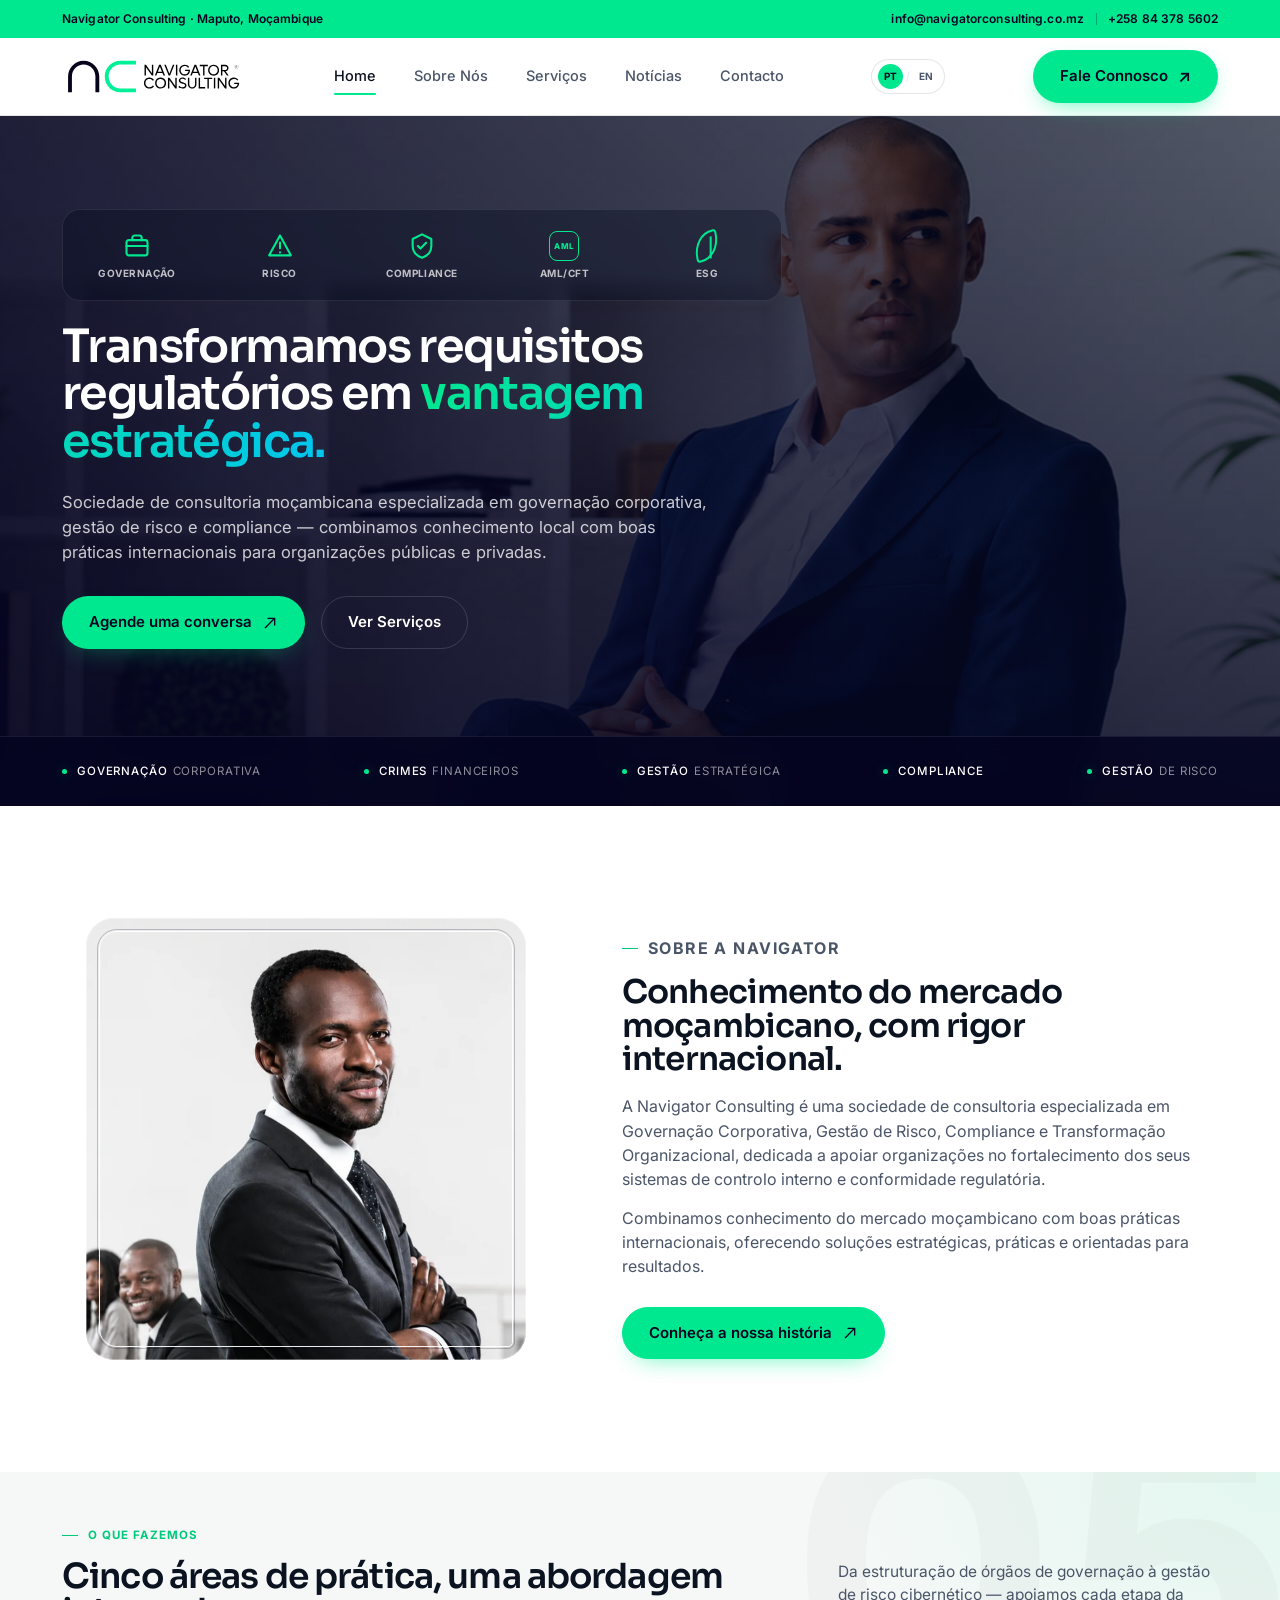
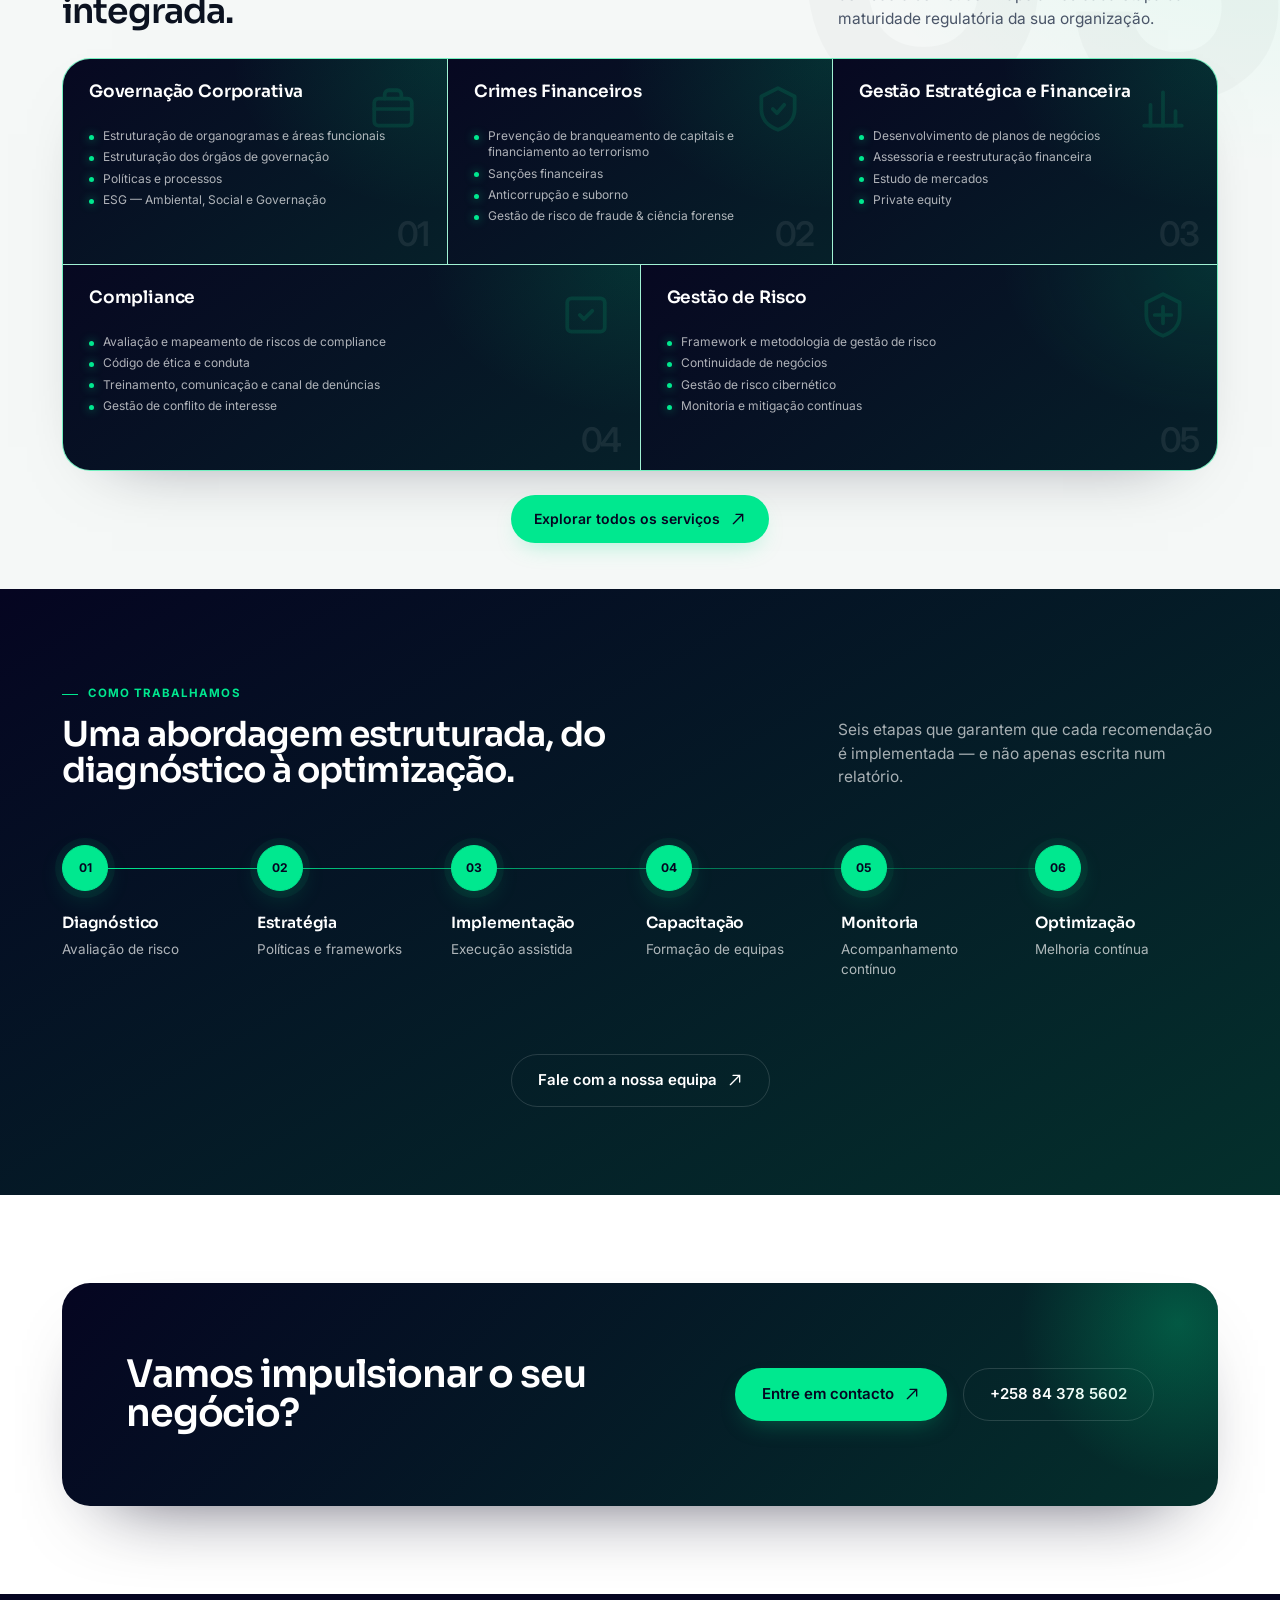
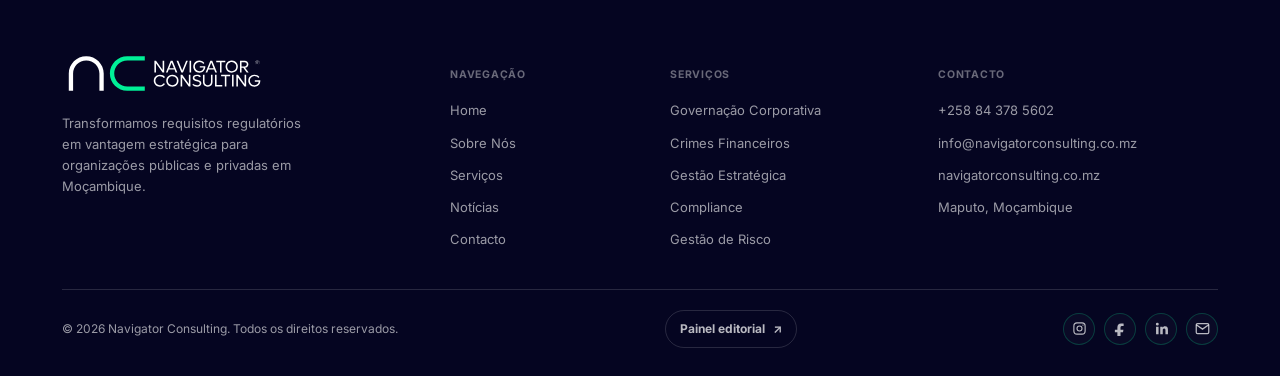
<file: index.html>
<!doctype html>
<html lang="pt-MZ">
<head>
<meta charset="UTF-8">
<meta name="viewport" content="width=device-width, initial-scale=1.0">
<title>Navigator Consulting | Governação, Risco &amp; Compliance em Moçambique</title>
<meta name="description" content="A Navigator Consulting apoia organizações públicas e privadas moçambicanas a fortalecer a governação corporativa, gestão de risco, compliance, AML e ESG. Transformamos requisitos regulatórios em vantagem estratégica.">
<link rel="canonical" href="https://salesio.github.io/navigator-consulting/">
<meta property="og:type" content="website">
<meta property="og:site_name" content="Navigator Consulting">
<meta property="og:locale" content="pt_MZ">
<meta property="og:title" content="Navigator Consulting | Governação, Risco &amp; Compliance">
<meta property="og:description" content="Transformamos requisitos regulatórios em vantagem estratégica para organizações públicas e privadas em Moçambique.">
<meta property="og:url" content="https://salesio.github.io/navigator-consulting/">
<meta property="og:image" content="https://salesio.github.io/navigator-consulting/images/hero.png?v=20260819-2">
<meta property="og:image:secure_url" content="https://salesio.github.io/navigator-consulting/images/hero.png?v=20260819-2">
<meta property="og:image:type" content="image/png">
<meta property="og:image:width" content="1860">
<meta property="og:image:height" content="783">
<meta property="og:image:alt" content="Navigator Consulting — Governação, Risco e Compliance">
<meta name="twitter:card" content="summary_large_image">
<meta name="twitter:title" content="Navigator Consulting | Governação, Risco &amp; Compliance">
<meta name="twitter:description" content="Transformamos requisitos regulatórios em vantagem estratégica.">
<meta name="twitter:image" content="https://salesio.github.io/navigator-consulting/images/hero.png?v=20260819-2">
<link rel="icon" href="images/Logo%20SVG/NC%20Icone.svg" type="image/svg+xml">
<link rel="preconnect" href="https://fonts.googleapis.com">
<link rel="preconnect" href="https://fonts.gstatic.com" crossorigin>
<link href="https://fonts.googleapis.com/css2?family=Sora:wght@500;600;700;800&family=Inter:wght@400;500;600;700&display=swap" rel="stylesheet">
<link rel="stylesheet" href="css/style.css?v=20260819-1">
</head>
<body>

<header class="site-header">
  <div class="contact-ribbon">
    <div class="wrap contact-ribbon__inner">
      <span>Navigator Consulting · Maputo, Moçambique</span>
      <div><a href="mailto:info@navigatorconsulting.co.mz">info@navigatorconsulting.co.mz</a><a href="tel:+258843785602">+258 84 378 5602</a></div>
    </div>
  </div>
  <div class="wrap nav">
    <a href="index.html" class="brand">
      <img src="images/Logo%20SVG/NC%20LG%20HORIZONTAL.svg" alt="Navigator Consulting">
    </a>
    <nav class="nav-links" id="navLinks">
      <a href="index.html" class="active">Home</a>
      <a href="sobre.html">Sobre Nós</a>
      <a href="servicos.html">Serviços</a>
      <a href="noticias.html">Notícias</a>
      <a href="contacto.html">Contacto</a>
      <a href="https://wa.me/258843785602?text=Ol%C3%A1%20Navigator%20Consulting%2C%20gostaria%20de%20falar%20convosco." class="mobile-whatsapp" target="_blank" rel="noopener noreferrer">Fale Connosco no WhatsApp <span>↗</span></a>
    </nav>
    <div class="language-switch" role="group" aria-label="Idioma">
      <button type="button" data-language="pt" aria-pressed="true">PT</button><span>/</span><button type="button" data-language="en" aria-pressed="false">EN</button>
    </div>
    <div class="nav-cta">
      <a href="https://wa.me/258843785602?text=Ol%C3%A1%20Navigator%20Consulting%2C%20gostaria%20de%20falar%20convosco." class="btn btn-whatsapp" target="_blank" rel="noopener noreferrer">Fale Connosco</a>
      <button class="nav-toggle" id="navToggle" aria-label="Abrir menu" aria-expanded="false" aria-controls="navLinks">
        <span></span><span></span><span></span>
      </button>
    </div>
  </div>
</header>

<!-- ============ HERO ============ -->
<section class="hero home-hero">
  <div class="hero-visual home-hero-media">
    <img src="images/hero.png" alt="Consultor da Navigator Consulting" width="1860" height="783" fetchpriority="high">
  </div>
  <div class="hero-arc" aria-hidden="true"></div>
  <div class="wrap">
    <div class="hero-grid">
      <div class="hero-copy">
        <nav class="hero-expertise" aria-label="Áreas de especialidade">
          <a class="hero-expertise__item" href="servicos.html#governacao">
            <span class="hero-expertise__icon" aria-hidden="true">
              <svg viewBox="0 0 24 24" fill="none" stroke="currentColor" stroke-width="1.8" stroke-linecap="round" stroke-linejoin="round"><rect x="3" y="7" width="18" height="13" rx="2"/><path d="M8 7V5a2 2 0 0 1 2-2h4a2 2 0 0 1 2 2v2M3 12h18"/></svg>
            </span>
            <span>Governação</span>
          </a>
          <a class="hero-expertise__item" href="servicos.html#risco">
            <span class="hero-expertise__icon" aria-hidden="true">
              <svg viewBox="0 0 24 24" fill="none" stroke="currentColor" stroke-width="1.8" stroke-linecap="round" stroke-linejoin="round"><path d="M12 3 2.7 20h18.6L12 3Z"/><path d="M12 9v5M12 17.5h.01"/></svg>
            </span>
            <span>Risco</span>
          </a>
          <a class="hero-expertise__item" href="servicos.html#compliance">
            <span class="hero-expertise__icon" aria-hidden="true">
              <svg viewBox="0 0 24 24" fill="none" stroke="currentColor" stroke-width="1.8" stroke-linecap="round" stroke-linejoin="round"><path d="M12 2l8 4v6c0 5-3.4 8.4-8 10-4.6-1.6-8-5-8-10V6l8-4z"/><path d="m8.5 12 2.2 2.2 4.8-5"/></svg>
            </span>
            <span>Compliance</span>
          </a>
          <a class="hero-expertise__item" href="servicos.html#crimes">
            <span class="hero-expertise__icon hero-expertise__icon--text" aria-hidden="true">AML</span>
            <span>AML/CFT</span>
          </a>
          <a class="hero-expertise__item" href="servicos.html#governacao">
            <span class="hero-expertise__icon hero-expertise__icon--leaf" aria-hidden="true"><i></i></span>
            <span>ESG</span>
          </a>
        </nav>
        <h1>Transformamos requisitos regulatórios em <em>vantagem estratégica.</em></h1>
        <p>Sociedade de consultoria moçambicana especializada em governação corporativa, gestão de risco e compliance — combinamos conhecimento local com boas práticas internacionais para organizações públicas e privadas.</p>
        <div class="hero-actions">
          <a href="contacto.html" class="btn btn-primary">
            Agende uma conversa
            <svg viewBox="0 0 24 24" fill="none" stroke="currentColor" stroke-width="2" stroke-linecap="round"><path d="M5 19L19 5M19 5H9M19 5V15"/></svg>
          </a>
          <a href="servicos.html" class="btn btn-ghost on-dark">Ver Serviços</a>
        </div>
      </div>
    </div>
  </div>
  <div class="pillars-strip">
    <div class="wrap">
      <div class="pillars-row">
        <span><b>Governação</b> Corporativa</span>
        <span><b>Crimes</b> Financeiros</span>
        <span><b>Gestão</b> Estratégica</span>
        <span><b>Compliance</b></span>
        <span><b>Gestão</b> de Risco</span>
      </div>
    </div>
  </div>
</section>

<!-- ============ SOBRE preview ============ -->
<section class="home-about">
  <div class="wrap">
    <div class="split" data-reveal>
      <div class="split-media portrait-frame">
        <img class="portrait-crop" src="images/about-team-cropped.webp" alt="Consultor da Navigator Consulting com a sua equipa" width="755" height="932" loading="lazy">
      </div>
      <div class="split-body">
        <p class="eyebrow">Sobre a Navigator</p>
        <h2 class="section-title">Conhecimento do mercado moçambicano, com rigor internacional.</h2>
        <p>A Navigator Consulting é uma sociedade de consultoria especializada em Governação Corporativa, Gestão de Risco, Compliance e Transformação Organizacional, dedicada a apoiar organizações no fortalecimento dos seus sistemas de controlo interno e conformidade regulatória.</p>
        <p>Combinamos conhecimento do mercado moçambicano com boas práticas internacionais, oferecendo soluções estratégicas, práticas e orientadas para resultados.</p>
        <a href="sobre.html" class="btn btn-ghost content-cta">
          Conheça a nossa história
          <svg viewBox="0 0 24 24" fill="none" stroke="currentColor" stroke-width="2" stroke-linecap="round"><path d="M5 19L19 5M19 5H9M19 5V15"/></svg>
        </a>
      </div>
    </div>
  </div>
</section>

<!-- ============ SERVIÇOS preview ============ -->
<section class="section-mist practice-section">
  <div class="wrap">
    <div class="section-head" data-reveal>
      <div>
        <p class="eyebrow">O que fazemos</p>
        <h2>Cinco áreas de prática, uma abordagem integrada.</h2>
      </div>
      <p class="lede">Da estruturação de órgãos de governação à gestão de risco cibernético — apoiamos cada etapa da maturidade regulatória da sua organização.</p>
    </div>

    <div class="services-grid" data-reveal>
      <div class="service-card">
        <div class="ic">
          <svg viewBox="0 0 24 24" fill="none" stroke="currentColor" stroke-width="1.8" stroke-linecap="round" stroke-linejoin="round" width="24" height="24"><rect x="3" y="7" width="18" height="13" rx="2"/><path d="M8 7V5a2 2 0 0 1 2-2h4a2 2 0 0 1 2 2v2"/><path d="M3 12h18"/></svg>
        </div>
        <h3>Governação Corporativa</h3>
        <ul>
          <li>Estruturação de organogramas e áreas funcionais</li>
          <li>Estruturação dos órgãos de governação</li>
          <li>Políticas e processos</li>
          <li>ESG — Ambiental, Social e Governação</li>
        </ul>
      </div>

      <div class="service-card">
        <div class="ic">
          <svg viewBox="0 0 24 24" fill="none" stroke="currentColor" stroke-width="1.8" stroke-linecap="round" stroke-linejoin="round" width="24" height="24"><path d="M12 2l8 4v6c0 5-3.4 8.4-8 10-4.6-1.6-8-5-8-10V6l8-4z"/><path d="M9.5 12l2 2 3.5-4"/></svg>
        </div>
        <h3>Crimes Financeiros</h3>
        <ul>
          <li>Prevenção de branqueamento de capitais e financiamento ao terrorismo</li>
          <li>Sanções financeiras</li>
          <li>Anticorrupção e suborno</li>
          <li>Gestão de risco de fraude &amp; ciência forense</li>
        </ul>
      </div>

      <div class="service-card">
        <div class="ic">
          <svg viewBox="0 0 24 24" fill="none" stroke="currentColor" stroke-width="1.8" stroke-linecap="round" stroke-linejoin="round" width="24" height="24"><path d="M3 20h18"/><path d="M6 20V10M12 20V4M18 20v-7"/></svg>
        </div>
        <h3>Gestão Estratégica e Financeira</h3>
        <ul>
          <li>Desenvolvimento de planos de negócios</li>
          <li>Assessoria e reestruturação financeira</li>
          <li>Estudo de mercados</li>
          <li>Private equity</li>
        </ul>
      </div>

      <div class="service-card">
        <div class="ic">
          <svg viewBox="0 0 24 24" fill="none" stroke="currentColor" stroke-width="1.8" stroke-linecap="round" stroke-linejoin="round" width="24" height="24"><path d="M9 12l2 2 4-4"/><rect x="3" y="4" width="18" height="16" rx="2"/></svg>
        </div>
        <h3>Compliance</h3>
        <ul>
          <li>Avaliação e mapeamento de riscos de compliance</li>
          <li>Código de ética e conduta</li>
          <li>Treinamento, comunicação e canal de denúncias</li>
          <li>Gestão de conflito de interesse</li>
        </ul>
      </div>

      <div class="service-card">
        <div class="ic">
          <svg viewBox="0 0 24 24" fill="none" stroke="currentColor" stroke-width="1.8" stroke-linecap="round" stroke-linejoin="round" width="24" height="24"><path d="M12 2l8 4v6c0 5-3.4 8.4-8 10-4.6-1.6-8-5-8-10V6l8-4z"/><path d="M8 12h8M12 8v8"/></svg>
        </div>
        <h3>Gestão de Risco</h3>
        <ul>
          <li>Framework e metodologia de gestão de risco</li>
          <li>Continuidade de negócios</li>
          <li>Gestão de risco cibernético</li>
          <li>Monitoria e mitigação contínuas</li>
        </ul>
      </div>
    </div>

    <div class="section-actions" data-reveal>
      <a href="servicos.html" class="btn btn-primary">
        Explorar todos os serviços
        <svg viewBox="0 0 24 24" fill="none" stroke="currentColor" stroke-width="2" stroke-linecap="round"><path d="M5 19L19 5M19 5H9M19 5V15"/></svg>
      </a>
    </div>
  </div>
</section>

<!-- ============ METODOLOGIA preview ============ -->
<section class="section-navy">
  <div class="wrap">
    <div class="section-head" data-reveal>
      <div>
        <p class="eyebrow">Como trabalhamos</p>
        <h2 class="methodology-title">Uma abordagem estruturada, do diagnóstico à optimização.</h2>
      </div>
      <p class="lede">Seis etapas que garantem que cada recomendação é implementada — e não apenas escrita num relatório.</p>
    </div>

    <div class="steps-rail" data-reveal>
      <div class="step is-active"><span class="n">01</span><h4>Diagnóstico</h4><p>Avaliação de risco</p></div>
      <div class="step"><span class="n">02</span><h4>Estratégia</h4><p>Políticas e frameworks</p></div>
      <div class="step"><span class="n">03</span><h4>Implementação</h4><p>Execução assistida</p></div>
      <div class="step"><span class="n">04</span><h4>Capacitação</h4><p>Formação de equipas</p></div>
      <div class="step"><span class="n">05</span><h4>Monitoria</h4><p>Acompanhamento contínuo</p></div>
      <div class="step"><span class="n">06</span><h4>Optimização</h4><p>Melhoria contínua</p></div>
    </div>

    <div class="section-actions section-actions--dark" data-reveal>
      <a href="contacto.html" class="btn btn-ghost on-dark">
        Fale com a nossa equipa
        <svg viewBox="0 0 24 24" fill="none" stroke="currentColor" stroke-width="2" stroke-linecap="round"><path d="M5 19L19 5M19 5H9M19 5V15"/></svg>
      </a>
    </div>
  </div>
</section>

<!-- ============ CTA band ============ -->
<section>
  <div class="wrap">
    <div class="cta-band" data-reveal>
      <h2>Vamos impulsionar o seu negócio?</h2>
      <div class="actions">
        <a href="contacto.html" class="btn btn-primary">
          Entre em contacto
          <svg viewBox="0 0 24 24" fill="none" stroke="currentColor" stroke-width="2" stroke-linecap="round"><path d="M5 19L19 5M19 5H9M19 5V15"/></svg>
        </a>
        <a href="tel:+258843785602" class="btn btn-ghost on-dark">+258 84 378 5602</a>
      </div>
    </div>
  </div>
</section>

<!-- ============ FOOTER ============ -->
<footer class="site-footer">
  <div class="wrap">
    <div class="footer-top">
      <div class="footer-brand">
        <a href="index.html" class="brand">
          <img src="images/Logo%20SVG/NC%20LG%20HORIZONTAL%20copy.svg" alt="Navigator Consulting">
        </a>
        <p>Transformamos requisitos regulatórios em vantagem estratégica para organizações públicas e privadas em Moçambique.</p>
      </div>
      <div class="footer-col">
        <h5>Navegação</h5>
        <ul>
          <li><a href="index.html">Home</a></li>
          <li><a href="sobre.html">Sobre Nós</a></li>
          <li><a href="servicos.html">Serviços</a></li>
          <li><a href="noticias.html">Notícias</a></li>
          <li><a href="contacto.html">Contacto</a></li>
        </ul>
      </div>
      <div class="footer-col">
        <h5>Serviços</h5>
        <ul>
          <li><a href="servicos.html#governacao">Governação Corporativa</a></li>
          <li><a href="servicos.html#crimes">Crimes Financeiros</a></li>
          <li><a href="servicos.html#estrategia">Gestão Estratégica</a></li>
          <li><a href="servicos.html#compliance">Compliance</a></li>
          <li><a href="servicos.html#risco">Gestão de Risco</a></li>
        </ul>
      </div>
      <div class="footer-col">
        <h5>Contacto</h5>
        <ul>
          <li><a href="tel:+258843785602">+258 84 378 5602</a></li>
          <li><a href="mailto:info@navigatorconsulting.co.mz">info@navigatorconsulting.co.mz</a></li>
          <li><a href="https://navigatorconsulting.co.mz">navigatorconsulting.co.mz</a></li>
          <li><a href="contacto.html">Maputo, Moçambique</a></li>
        </ul>
      </div>
    </div>
    <div class="footer-bottom">
      <span>&copy; <span data-year></span> Navigator Consulting. Todos os direitos reservados.</span>
      <a href="painel.html" class="footer-admin-link">Painel editorial <span>↗</span></a>
      <div class="socials">
        <a href="https://www.instagram.com/" target="_blank" rel="noopener noreferrer" aria-label="Instagram"><svg viewBox="0 0 24 24" fill="none" stroke="currentColor" stroke-width="1.8"><rect x="3" y="3" width="18" height="18" rx="5"/><circle cx="12" cy="12" r="4"/><circle cx="17.5" cy="6.5" r="1" fill="currentColor" stroke="none"/></svg></a>
        <a href="https://www.facebook.com/" target="_blank" rel="noopener noreferrer" aria-label="Facebook"><svg viewBox="0 0 24 24" fill="currentColor"><path d="M14 8h3V4.2c-.5-.1-2.2-.2-4.1-.2C9.1 4 7 6.3 7 10.4V14H3v4h4v6h5v-6h4l.7-4H12v-3.2C12 9.6 12.4 8 14 8Z"/></svg></a>
        <a href="https://www.linkedin.com/" target="_blank" rel="noopener noreferrer" aria-label="LinkedIn"><svg viewBox="0 0 24 24" fill="currentColor"><path d="M5.3 7.3A2.3 2.3 0 1 0 5.3 2.7a2.3 2.3 0 0 0 0 4.6ZM3.3 21h4V9h-4v12ZM10 9h3.8v1.6h.1c.5-1 1.8-2.1 3.7-2.1 4 0 4.7 2.6 4.7 6V21h-4v-5.8c0-1.4 0-3.2-2-3.2s-2.3 1.5-2.3 3.1V21h-4V9Z"/></svg></a>
        <a href="mailto:info@navigatorconsulting.co.mz" aria-label="Email"><svg width="15" height="15" viewBox="0 0 24 24" fill="none" stroke="currentColor" stroke-width="2"><rect x="2" y="4" width="20" height="16" rx="2"/><path d="M2 6l10 7 10-7"/></svg></a>
      </div>
    </div>
  </div>
</footer>

<script src="js/language.js?v=20260819-1"></script>
<script src="js/main.js?v=20260819-1"></script>
</body>
</html>
</file>
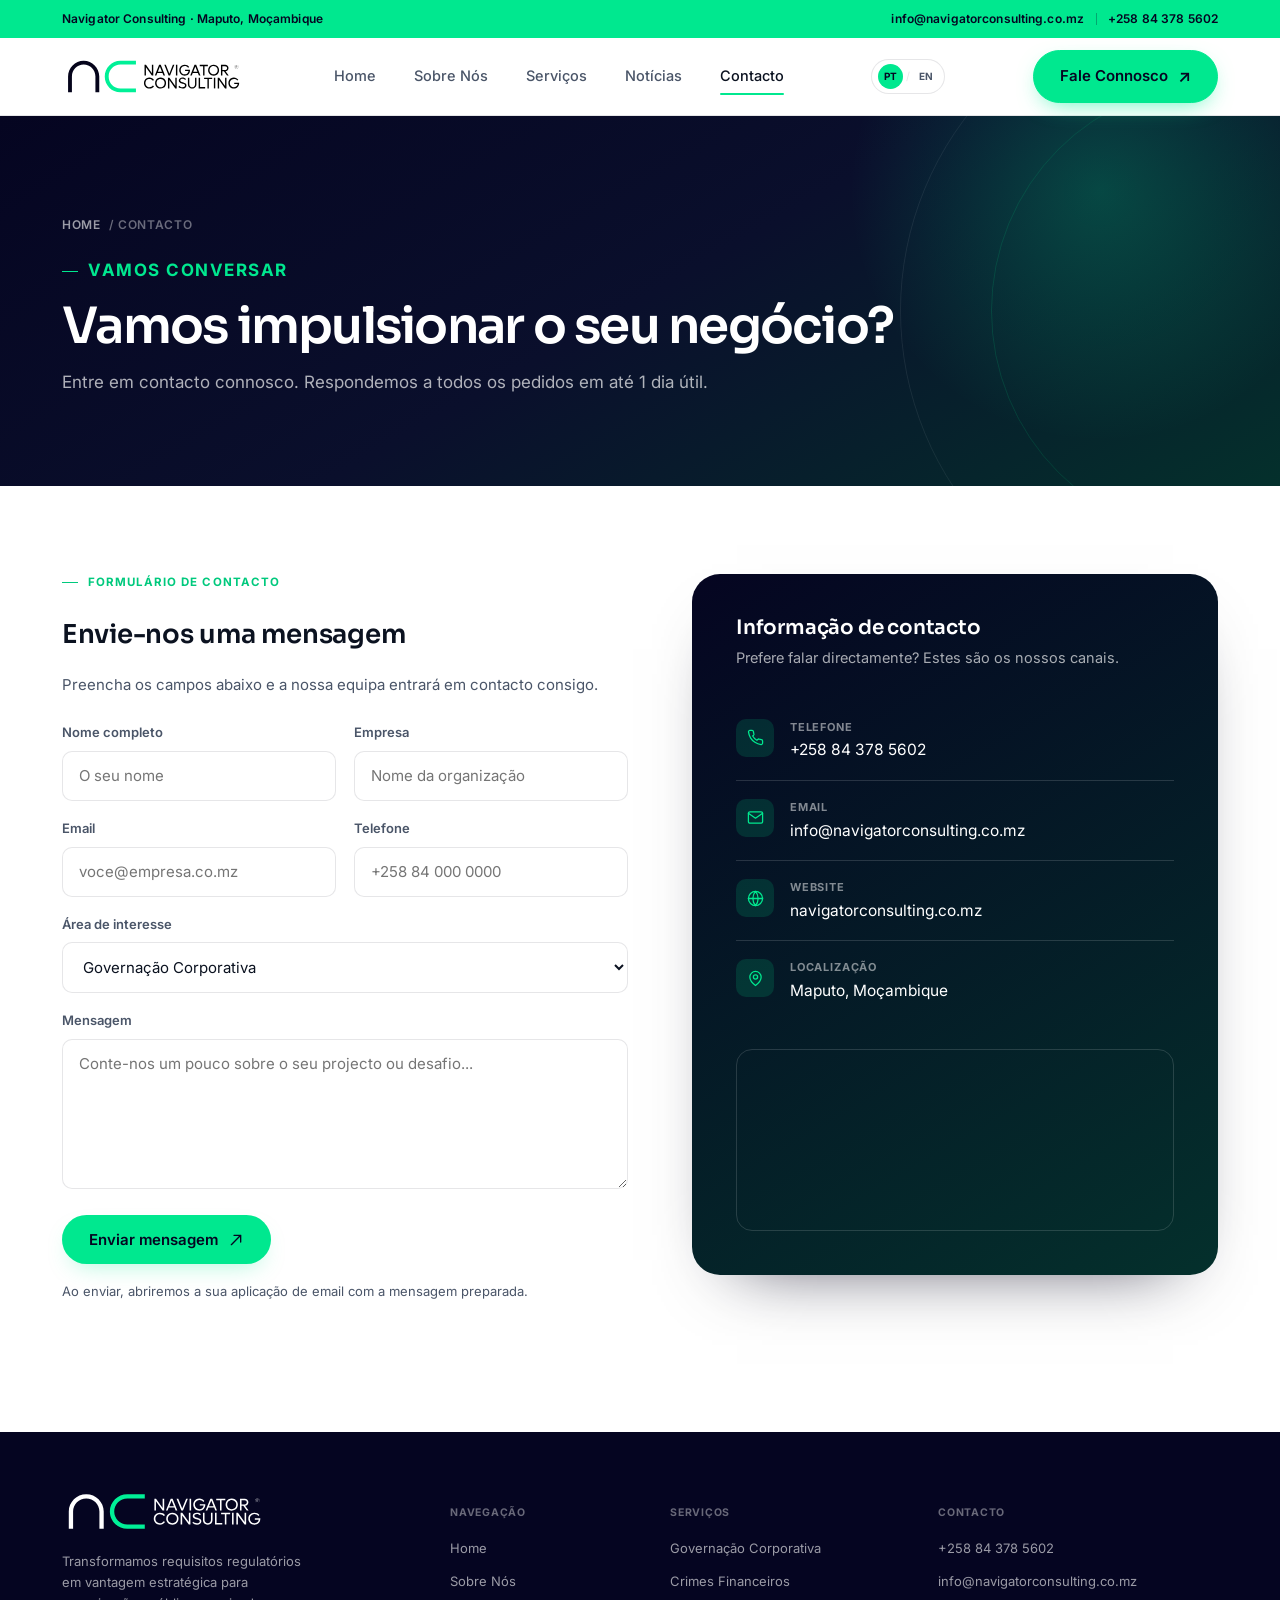
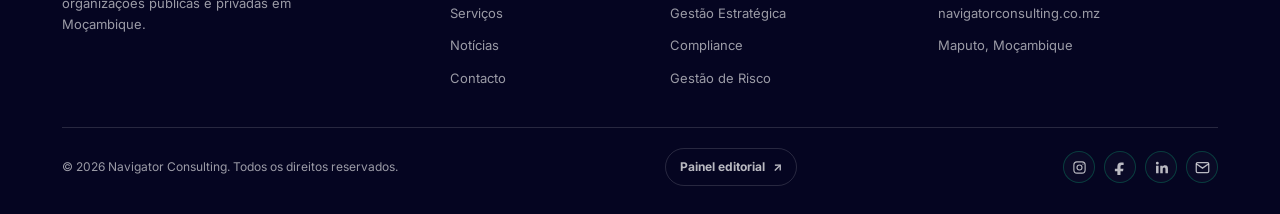
<file: contacto.html>
<!doctype html>
<html lang="pt-MZ">
<head>
<meta charset="UTF-8">
<meta name="viewport" content="width=device-width, initial-scale=1.0">
<title>Contacto | Navigator Consulting</title>
<meta name="description" content="Entre em contacto com a Navigator Consulting. Telefone, email e formulário de contacto para iniciar uma conversa sobre governação, risco e compliance.">
<link rel="canonical" href="https://salesio.github.io/navigator-consulting/contacto.html">
<meta property="og:type" content="website">
<meta property="og:site_name" content="Navigator Consulting">
<meta property="og:locale" content="pt_MZ">
<meta property="og:title" content="Contacto | Navigator Consulting">
<meta property="og:description" content="Vamos impulsionar o seu negócio? Entre em contacto com a Navigator Consulting.">
<meta property="og:url" content="https://salesio.github.io/navigator-consulting/contacto.html">
<meta property="og:image" content="https://salesio.github.io/navigator-consulting/images/hero.png?v=20260819-2">
<meta property="og:image:secure_url" content="https://salesio.github.io/navigator-consulting/images/hero.png?v=20260819-2">
<meta property="og:image:type" content="image/png">
<meta property="og:image:width" content="1860">
<meta property="og:image:height" content="783">
<meta property="og:image:alt" content="Navigator Consulting — Governação, Risco e Compliance">
<meta name="twitter:card" content="summary_large_image">
<meta name="twitter:title" content="Contacto | Navigator Consulting">
<meta name="twitter:description" content="Entre em contacto com a nossa equipa em Maputo.">
<meta name="twitter:image" content="https://salesio.github.io/navigator-consulting/images/hero.png?v=20260819-2">
<link rel="icon" href="images/Logo%20SVG/NC%20Icone.svg" type="image/svg+xml">
<link rel="preconnect" href="https://fonts.googleapis.com">
<link rel="preconnect" href="https://fonts.gstatic.com" crossorigin>
<link href="https://fonts.googleapis.com/css2?family=Sora:wght@500;600;700;800&family=Inter:wght@400;500;600;700&display=swap" rel="stylesheet">
<link rel="stylesheet" href="css/style.css?v=20260819-1">
</head>
<body>

<header class="site-header">
  <div class="contact-ribbon">
    <div class="wrap contact-ribbon__inner">
      <span>Navigator Consulting · Maputo, Moçambique</span>
      <div><a href="mailto:info@navigatorconsulting.co.mz">info@navigatorconsulting.co.mz</a><a href="tel:+258843785602">+258 84 378 5602</a></div>
    </div>
  </div>
  <div class="wrap nav">
    <a href="index.html" class="brand">
      <img src="images/Logo%20SVG/NC%20LG%20HORIZONTAL.svg" alt="Navigator Consulting">
    </a>
    <nav class="nav-links" id="navLinks">
      <a href="index.html">Home</a>
      <a href="sobre.html">Sobre Nós</a>
      <a href="servicos.html">Serviços</a>
      <a href="noticias.html">Notícias</a>
      <a href="contacto.html" class="active">Contacto</a>
      <a href="https://wa.me/258843785602?text=Ol%C3%A1%20Navigator%20Consulting%2C%20gostaria%20de%20falar%20convosco." class="mobile-whatsapp" target="_blank" rel="noopener noreferrer">Fale Connosco no WhatsApp <span>↗</span></a>
    </nav>
    <div class="language-switch" role="group" aria-label="Idioma">
      <button type="button" data-language="pt" aria-pressed="true">PT</button><span>/</span><button type="button" data-language="en" aria-pressed="false">EN</button>
    </div>
    <div class="nav-cta">
      <a href="https://wa.me/258843785602?text=Ol%C3%A1%20Navigator%20Consulting%2C%20gostaria%20de%20falar%20convosco." class="btn btn-whatsapp" target="_blank" rel="noopener noreferrer">Fale Connosco</a>
      <button class="nav-toggle" id="navToggle" aria-label="Abrir menu" aria-expanded="false" aria-controls="navLinks">
        <span></span><span></span><span></span>
      </button>
    </div>
  </div>
</header>

<section class="page-hero">
  <div class="hero-arc" aria-hidden="true"></div>
  <div class="wrap">
    <div class="breadcrumb"><a href="index.html">Home</a> / Contacto</div>
    <p class="eyebrow on-dark">Vamos conversar</p>
    <h1>Vamos impulsionar o seu negócio?</h1>
    <p>Entre em contacto connosco. Respondemos a todos os pedidos em até 1 dia útil.</p>
  </div>
</section>

<section>
  <div class="wrap">
    <div class="contact-grid">
      <form class="contact-form" data-reveal>
        <p class="eyebrow">Formulário de contacto</p>
        <h2 class="contact-title">Envie-nos uma mensagem</h2>
        <p class="contact-intro">Preencha os campos abaixo e a nossa equipa entrará em contacto consigo.</p>

        <div class="field-row">
          <div class="field">
            <label for="nome">Nome completo</label>
            <input type="text" id="nome" name="nome" placeholder="O seu nome" required>
          </div>
          <div class="field">
            <label for="empresa">Empresa</label>
            <input type="text" id="empresa" name="empresa" placeholder="Nome da organização">
          </div>
        </div>

        <div class="field-row">
          <div class="field">
            <label for="email">Email</label>
            <input type="email" id="email" name="email" placeholder="voce@empresa.co.mz" required>
          </div>
          <div class="field">
            <label for="telefone">Telefone</label>
            <input type="tel" id="telefone" name="telefone" placeholder="+258 84 000 0000">
          </div>
        </div>

        <div class="field">
          <label for="assunto">Área de interesse</label>
          <select id="assunto" name="assunto">
            <option>Governação Corporativa</option>
            <option>Crimes Financeiros / AML</option>
            <option>Gestão Estratégica e Financeira</option>
            <option>Compliance</option>
            <option>Gestão de Risco</option>
            <option>Outro assunto</option>
          </select>
        </div>

        <div class="field">
          <label for="mensagem">Mensagem</label>
          <textarea id="mensagem" name="mensagem" placeholder="Conte-nos um pouco sobre o seu projecto ou desafio..." required></textarea>
        </div>

        <button type="submit" class="btn btn-primary form-submit">
          Enviar mensagem
          <svg viewBox="0 0 24 24" fill="none" stroke="currentColor" stroke-width="2" stroke-linecap="round"><path d="M5 19L19 5M19 5H9M19 5V15"/></svg>
        </button>
        <p class="form-note">Ao enviar, abriremos a sua aplicação de email com a mensagem preparada.</p>
        <p class="form-status" role="status" aria-live="polite"></p>
      </form>

      <div class="contact-info-card" data-reveal>
        <h3>Informação de contacto</h3>
        <p>Prefere falar directamente? Estes são os nossos canais.</p>

        <div class="contact-line">
          <div class="ic"><svg viewBox="0 0 24 24" fill="none" stroke="currentColor" stroke-width="1.8" stroke-linecap="round" stroke-linejoin="round" width="17" height="17"><path d="M22 16.9v3a2 2 0 0 1-2.2 2 19.8 19.8 0 0 1-8.6-3.1 19.5 19.5 0 0 1-6-6 19.8 19.8 0 0 1-3.1-8.7A2 2 0 0 1 4.1 2h3a2 2 0 0 1 2 1.7c.1 1 .3 2 .6 2.9a2 2 0 0 1-.4 2.1L8 9.9a16 16 0 0 0 6 6l1.2-1.2a2 2 0 0 1 2.1-.4c.9.3 1.9.5 2.9.6a2 2 0 0 1 1.8 2z"/></svg></div>
          <div>
            <div class="lbl">Telefone</div>
            <div class="val"><a href="tel:+258843785602">+258 84 378 5602</a></div>
          </div>
        </div>

        <div class="contact-line">
          <div class="ic"><svg viewBox="0 0 24 24" fill="none" stroke="currentColor" stroke-width="1.8" stroke-linecap="round" stroke-linejoin="round" width="17" height="17"><rect x="2" y="4" width="20" height="16" rx="2"/><path d="M2 6l10 7 10-7"/></svg></div>
          <div>
            <div class="lbl">Email</div>
            <div class="val"><a href="mailto:info@navigatorconsulting.co.mz">info@navigatorconsulting.co.mz</a></div>
          </div>
        </div>

        <div class="contact-line">
          <div class="ic"><svg viewBox="0 0 24 24" fill="none" stroke="currentColor" stroke-width="1.8" stroke-linecap="round" stroke-linejoin="round" width="17" height="17"><circle cx="12" cy="12" r="10"/><path d="M2 12h20M12 2a15.3 15.3 0 0 1 0 20 15.3 15.3 0 0 1 0-20z"/></svg></div>
          <div>
            <div class="lbl">Website</div>
            <div class="val"><a href="https://navigatorconsulting.co.mz">navigatorconsulting.co.mz</a></div>
          </div>
        </div>

        <div class="contact-line">
          <div class="ic"><svg viewBox="0 0 24 24" fill="none" stroke="currentColor" stroke-width="1.8" stroke-linecap="round" stroke-linejoin="round" width="17" height="17"><path d="M20 10c0 6-8 12-8 12s-8-6-8-12a8 8 0 0 1 16 0z"/><circle cx="12" cy="10" r="3"/></svg></div>
          <div>
            <div class="lbl">Localização</div>
            <div class="val">Maputo, Moçambique</div>
          </div>
        </div>

        <div class="map-frame">
          <iframe src="https://www.google.com/maps?q=Maputo,Mozambique&output=embed" loading="lazy" title="Mapa — Maputo, Moçambique"></iframe>
        </div>
      </div>
    </div>
  </div>
</section>

<footer class="site-footer">
  <div class="wrap">
    <div class="footer-top">
      <div class="footer-brand">
        <a href="index.html" class="brand">
          <img src="images/Logo%20SVG/NC%20LG%20HORIZONTAL%20copy.svg" alt="Navigator Consulting">
        </a>
        <p>Transformamos requisitos regulatórios em vantagem estratégica para organizações públicas e privadas em Moçambique.</p>
      </div>
      <div class="footer-col">
        <h5>Navegação</h5>
        <ul>
          <li><a href="index.html">Home</a></li>
          <li><a href="sobre.html">Sobre Nós</a></li>
          <li><a href="servicos.html">Serviços</a></li>
          <li><a href="noticias.html">Notícias</a></li>
          <li><a href="contacto.html">Contacto</a></li>
        </ul>
      </div>
      <div class="footer-col">
        <h5>Serviços</h5>
        <ul>
          <li><a href="servicos.html#governacao">Governação Corporativa</a></li>
          <li><a href="servicos.html#crimes">Crimes Financeiros</a></li>
          <li><a href="servicos.html#estrategia">Gestão Estratégica</a></li>
          <li><a href="servicos.html#compliance">Compliance</a></li>
          <li><a href="servicos.html#risco">Gestão de Risco</a></li>
        </ul>
      </div>
      <div class="footer-col">
        <h5>Contacto</h5>
        <ul>
          <li><a href="tel:+258843785602">+258 84 378 5602</a></li>
          <li><a href="mailto:info@navigatorconsulting.co.mz">info@navigatorconsulting.co.mz</a></li>
          <li><a href="https://navigatorconsulting.co.mz">navigatorconsulting.co.mz</a></li>
          <li><a href="contacto.html">Maputo, Moçambique</a></li>
        </ul>
      </div>
    </div>
    <div class="footer-bottom">
      <span>&copy; <span data-year></span> Navigator Consulting. Todos os direitos reservados.</span>
      <a href="painel.html" class="footer-admin-link">Painel editorial <span>↗</span></a>
      <div class="socials">
        <a href="https://www.instagram.com/" target="_blank" rel="noopener noreferrer" aria-label="Instagram"><svg viewBox="0 0 24 24" fill="none" stroke="currentColor" stroke-width="1.8"><rect x="3" y="3" width="18" height="18" rx="5"/><circle cx="12" cy="12" r="4"/><circle cx="17.5" cy="6.5" r="1" fill="currentColor" stroke="none"/></svg></a>
        <a href="https://www.facebook.com/" target="_blank" rel="noopener noreferrer" aria-label="Facebook"><svg viewBox="0 0 24 24" fill="currentColor"><path d="M14 8h3V4.2c-.5-.1-2.2-.2-4.1-.2C9.1 4 7 6.3 7 10.4V14H3v4h4v6h5v-6h4l.7-4H12v-3.2C12 9.6 12.4 8 14 8Z"/></svg></a>
        <a href="https://www.linkedin.com/" target="_blank" rel="noopener noreferrer" aria-label="LinkedIn"><svg viewBox="0 0 24 24" fill="currentColor"><path d="M5.3 7.3A2.3 2.3 0 1 0 5.3 2.7a2.3 2.3 0 0 0 0 4.6ZM3.3 21h4V9h-4v12ZM10 9h3.8v1.6h.1c.5-1 1.8-2.1 3.7-2.1 4 0 4.7 2.6 4.7 6V21h-4v-5.8c0-1.4 0-3.2-2-3.2s-2.3 1.5-2.3 3.1V21h-4V9Z"/></svg></a>
        <a href="mailto:info@navigatorconsulting.co.mz" aria-label="Email"><svg width="15" height="15" viewBox="0 0 24 24" fill="none" stroke="currentColor" stroke-width="2"><rect x="2" y="4" width="20" height="16" rx="2"/><path d="M2 6l10 7 10-7"/></svg></a>
      </div>
    </div>
  </div>
</footer>

<script src="js/language.js?v=20260819-1"></script>
<script src="js/main.js?v=20260819-1"></script>
</body>
</html>
</file>
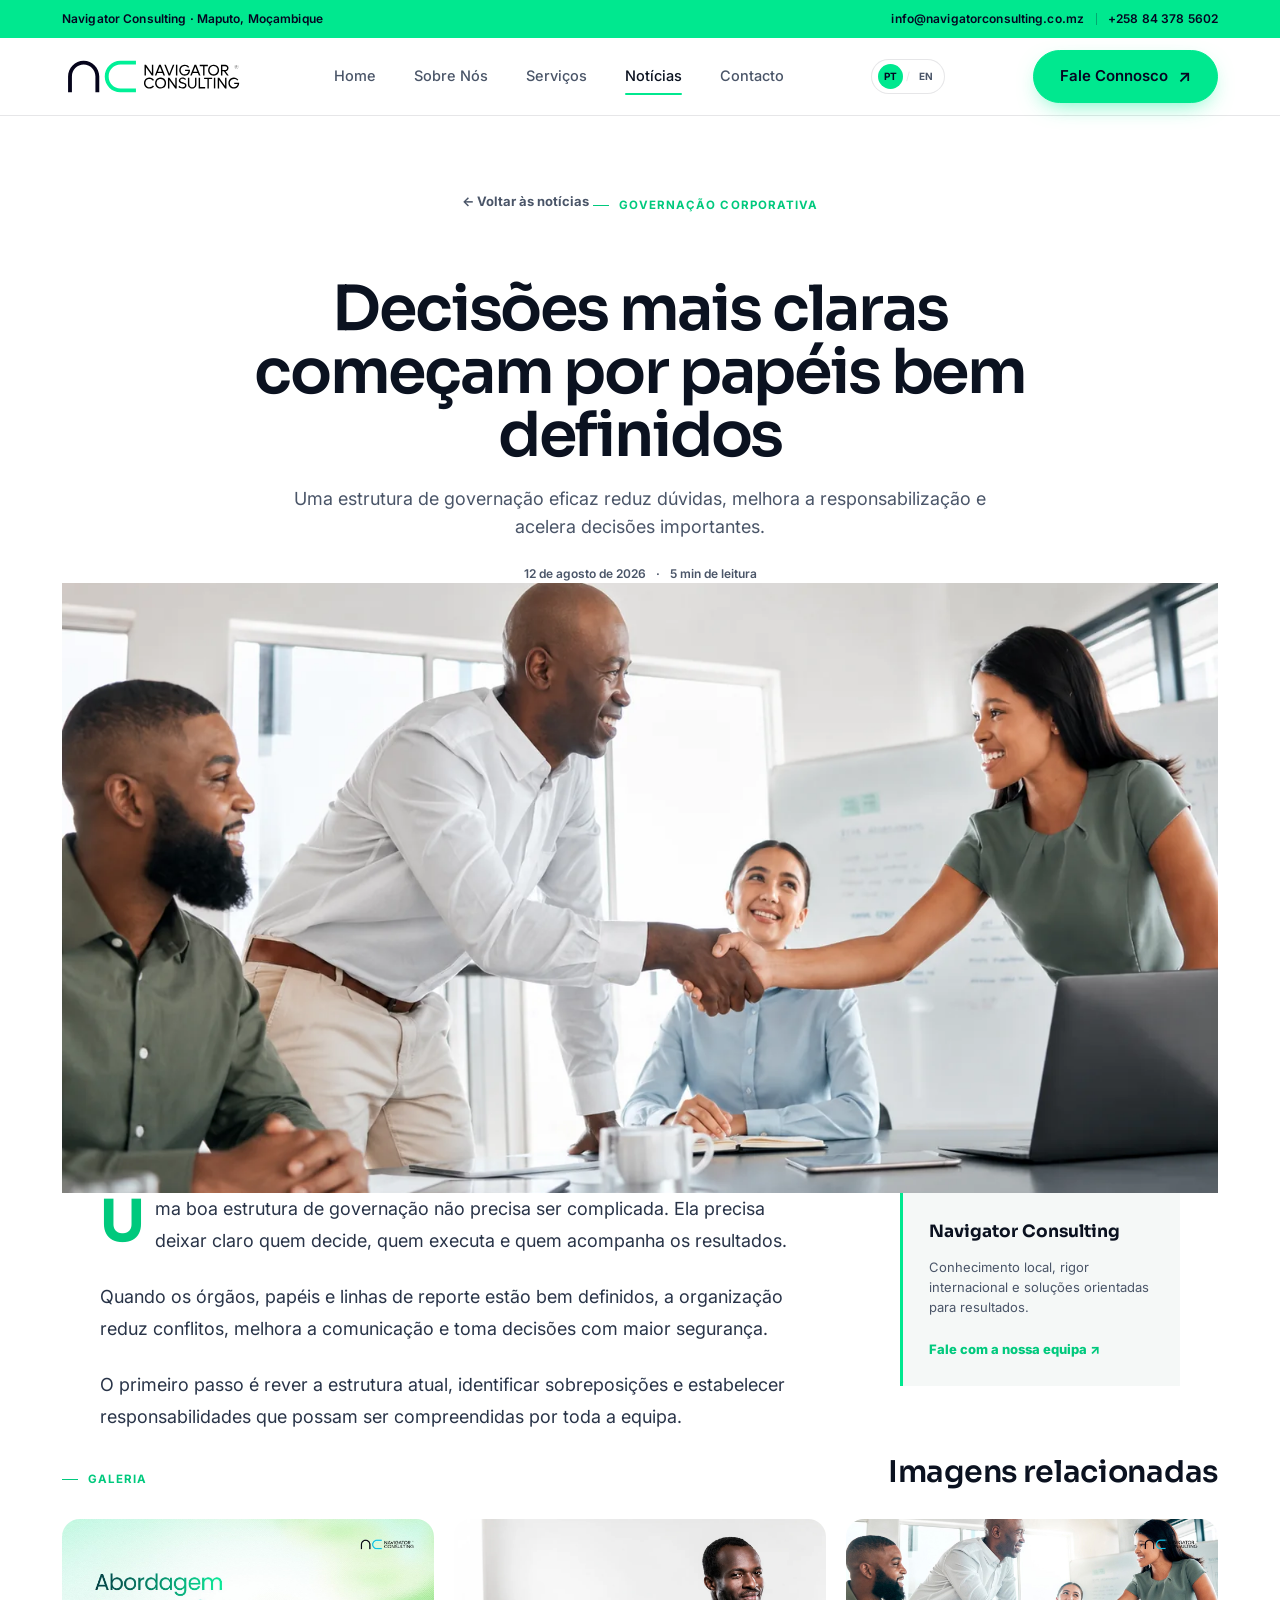
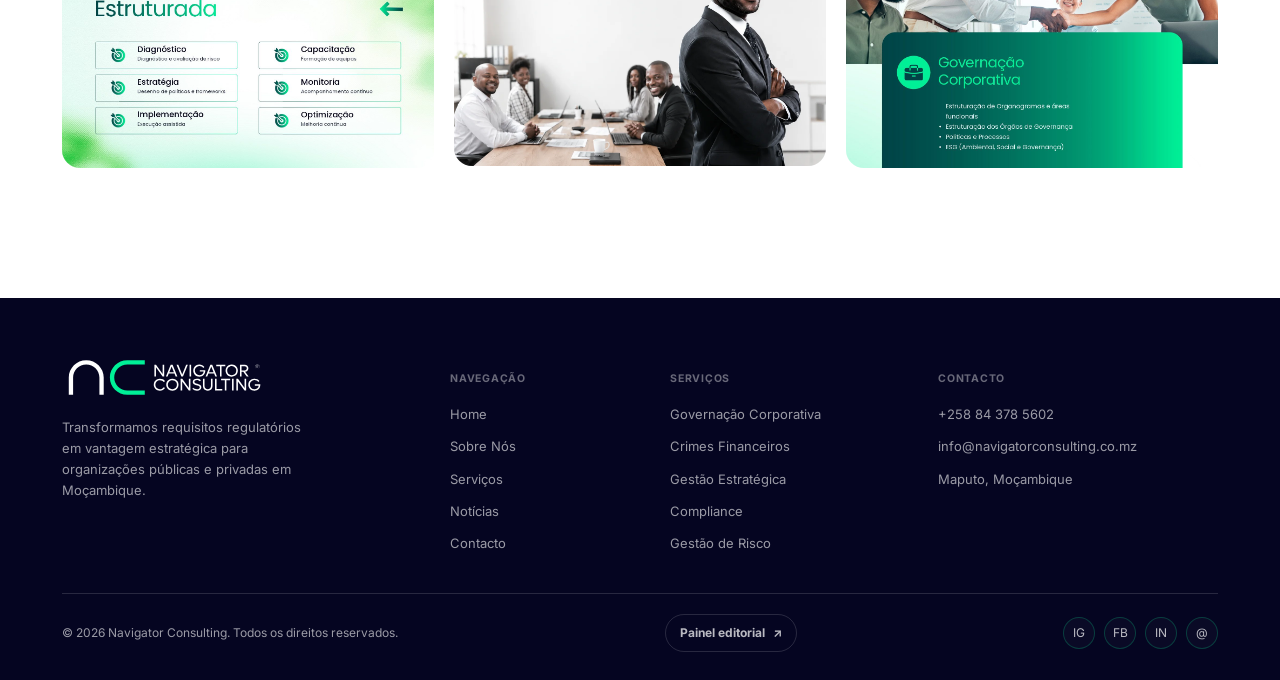
<file: noticia.html>
<!DOCTYPE html>
<html lang="pt-MZ">
<head>
<meta charset="UTF-8">
<meta name="viewport" content="width=device-width, initial-scale=1.0">
<title>Notícia | Navigator Consulting</title>
<meta name="description" content="Artigo da Navigator Consulting sobre governação, risco, compliance e estratégia.">
<meta name="robots" content="index,follow">
<link rel="canonical" href="https://salesio.github.io/navigator-consulting/noticia.html">
<meta property="og:type" content="article">
<meta property="og:site_name" content="Navigator Consulting">
<meta property="og:locale" content="pt_MZ">
<meta property="og:title" content="Notícias | Navigator Consulting">
<meta property="og:description" content="Perspectivas sobre governação, risco, compliance e estratégia.">
<meta property="og:url" content="https://salesio.github.io/navigator-consulting/noticia.html">
<meta property="og:image" content="https://salesio.github.io/navigator-consulting/images/hero.png?v=20260819-2">
<meta property="og:image:secure_url" content="https://salesio.github.io/navigator-consulting/images/hero.png?v=20260819-2">
<meta property="og:image:type" content="image/png">
<meta property="og:image:width" content="1860">
<meta property="og:image:height" content="783">
<meta property="og:image:alt" content="Consultor da Navigator Consulting">
<meta name="twitter:card" content="summary_large_image">
<meta name="twitter:title" content="Notícias | Navigator Consulting">
<meta name="twitter:description" content="Perspectivas sobre governação, risco, compliance e estratégia.">
<meta name="twitter:image" content="https://salesio.github.io/navigator-consulting/images/hero.png?v=20260819-2">
<link rel="icon" href="images/Logo%20SVG/NC%20Icone.svg" type="image/svg+xml">
<link rel="preconnect" href="https://fonts.googleapis.com">
<link rel="preconnect" href="https://fonts.gstatic.com" crossorigin>
<link href="https://fonts.googleapis.com/css2?family=Sora:wght@500;600;700;800&family=Inter:wght@400;500;600;700&display=swap" rel="stylesheet">
<link rel="stylesheet" href="css/style.css?v=20260819-1">
</head>
<body>

<header class="site-header">
  <div class="contact-ribbon"><div class="wrap contact-ribbon__inner"><span>Navigator Consulting · Maputo, Moçambique</span><div><a href="mailto:info@navigatorconsulting.co.mz">info@navigatorconsulting.co.mz</a><a href="tel:+258843785602">+258 84 378 5602</a></div></div></div>
  <div class="wrap nav">
    <a href="index.html" class="brand"><img src="images/Logo%20SVG/NC%20LG%20HORIZONTAL.svg" alt="Navigator Consulting"></a>
    <nav class="nav-links" id="navLinks">
      <a href="index.html">Home</a><a href="sobre.html">Sobre Nós</a><a href="servicos.html">Serviços</a><a href="noticias.html" class="active">Notícias</a><a href="contacto.html">Contacto</a>
      <a href="https://wa.me/258843785602" class="mobile-whatsapp" target="_blank" rel="noopener noreferrer">Fale Connosco no WhatsApp <span>↗</span></a>
    </nav>
    <div class="language-switch" role="group" aria-label="Idioma"><button type="button" data-language="pt" aria-pressed="true">PT</button><span>/</span><button type="button" data-language="en" aria-pressed="false">EN</button></div>
    <div class="nav-cta"><a href="https://wa.me/258843785602" class="btn btn-whatsapp" target="_blank" rel="noopener noreferrer">Fale Connosco</a><button class="nav-toggle" id="navToggle" aria-label="Abrir menu" aria-expanded="false" aria-controls="navLinks"><span></span><span></span><span></span></button></div>
  </div>
</header>

<main data-article>
  <article class="article-page">
    <header class="article-header wrap">
      <a href="noticias.html" class="article-back">← Voltar às notícias</a>
      <p class="eyebrow" data-article-category>Notícias</p>
      <h1 data-article-title></h1>
      <p class="article-lede" data-article-excerpt></p>
      <div class="article-meta"><time data-article-date></time><span>·</span><span data-article-time></span></div>
    </header>
    <div class="article-hero wrap"><img data-article-image src="images/social-preview.jpg" alt="Imagem do artigo"></div>
    <div class="article-content wrap">
      <div class="article-body" data-article-body></div>
      <aside class="article-aside">
        <strong>Navigator Consulting</strong>
        <p>Conhecimento local, rigor internacional e soluções orientadas para resultados.</p>
        <a href="contacto.html">Fale com a nossa equipa <span>↗</span></a>
      </aside>
    </div>
    <section class="article-gallery-section wrap">
      <div class="article-gallery-head"><p class="eyebrow">Galeria</p><h2>Imagens relacionadas</h2></div>
      <div class="article-gallery" data-article-gallery></div>
    </section>
  </article>
</main>

<footer class="site-footer">
  <div class="wrap">
    <div class="footer-top">
      <div class="footer-brand"><a href="index.html" class="brand"><img src="images/Logo%20SVG/NC%20LG%20HORIZONTAL%20copy.svg" alt="Navigator Consulting"></a><p>Transformamos requisitos regulatórios em vantagem estratégica para organizações públicas e privadas em Moçambique.</p></div>
      <div class="footer-col"><h5>Navegação</h5><ul><li><a href="index.html">Home</a></li><li><a href="sobre.html">Sobre Nós</a></li><li><a href="servicos.html">Serviços</a></li><li><a href="noticias.html">Notícias</a></li><li><a href="contacto.html">Contacto</a></li></ul></div>
      <div class="footer-col"><h5>Serviços</h5><ul><li><a href="servicos.html#governacao">Governação Corporativa</a></li><li><a href="servicos.html#crimes">Crimes Financeiros</a></li><li><a href="servicos.html#estrategia">Gestão Estratégica</a></li><li><a href="servicos.html#compliance">Compliance</a></li><li><a href="servicos.html#risco">Gestão de Risco</a></li></ul></div>
      <div class="footer-col"><h5>Contacto</h5><ul><li><a href="tel:+258843785602">+258 84 378 5602</a></li><li><a href="mailto:info@navigatorconsulting.co.mz">info@navigatorconsulting.co.mz</a></li><li><a href="contacto.html">Maputo, Moçambique</a></li></ul></div>
    </div>
    <div class="footer-bottom"><span>&copy; <span data-year></span> Navigator Consulting. Todos os direitos reservados.</span><a href="painel.html" class="footer-admin-link">Painel editorial <span>↗</span></a><div class="socials"><a href="https://www.instagram.com/" aria-label="Instagram">IG</a><a href="https://www.facebook.com/" aria-label="Facebook">FB</a><a href="https://www.linkedin.com/" aria-label="LinkedIn">IN</a><a href="mailto:info@navigatorconsulting.co.mz" aria-label="Email">@</a></div></div>
  </div>
</footer>

<script src="js/language.js?v=20260819-1"></script>
<script src="js/main.js?v=20260819-1"></script>
<script src="js/news-data.js?v=20260819-1"></script>
<script src="js/news.js?v=20260819-1"></script>
</body>
</html>
</file>
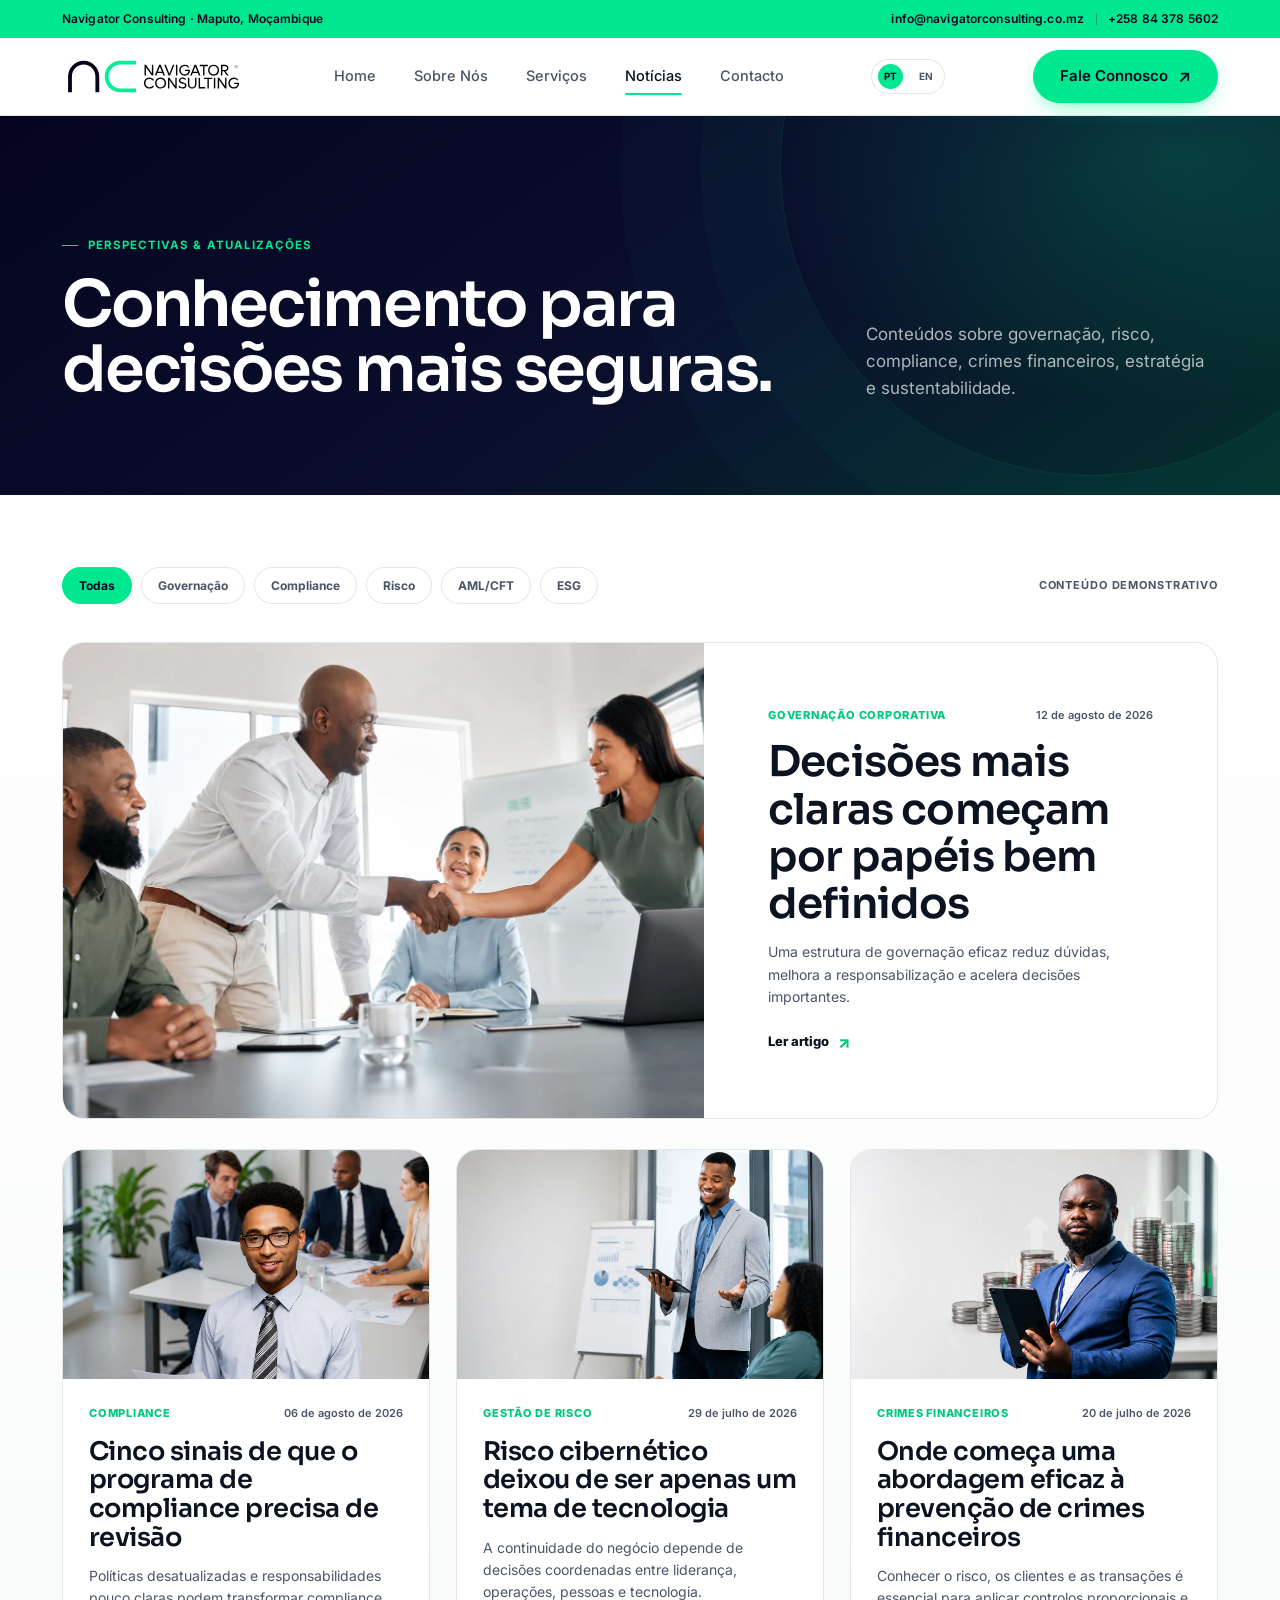
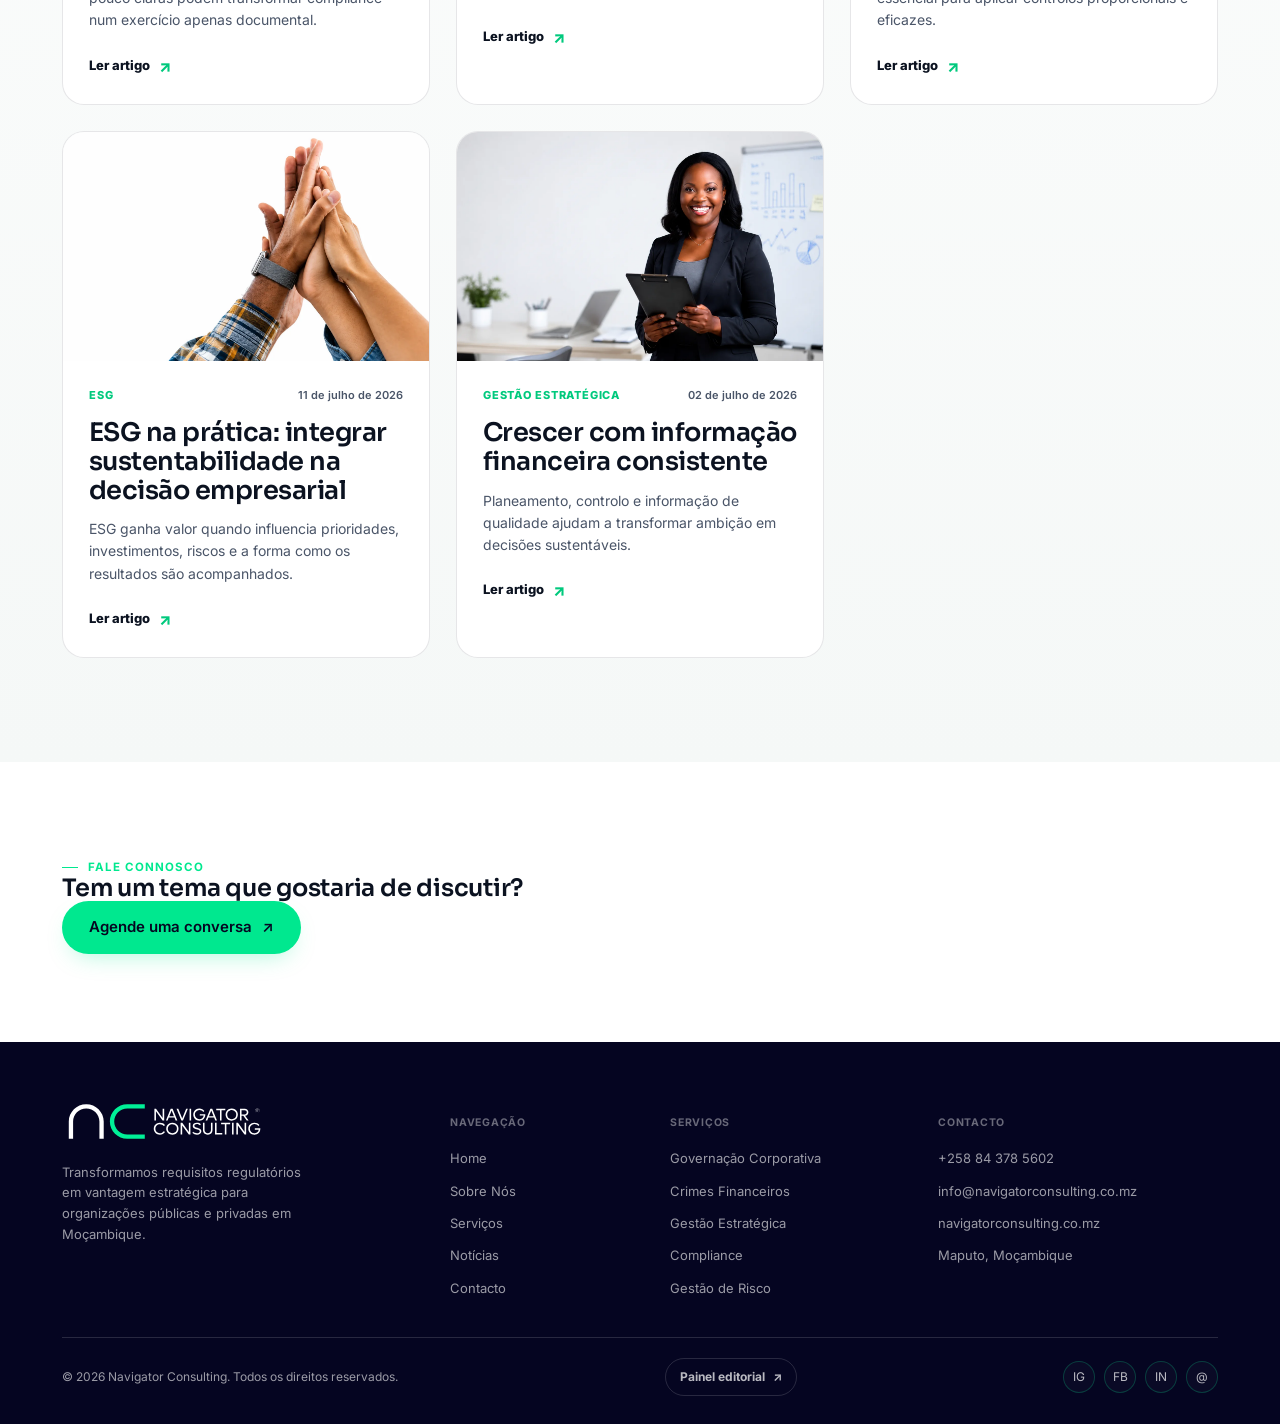
<file: noticias.html>
<!DOCTYPE html>
<html lang="pt-MZ">
<head>
<meta charset="UTF-8">
<meta name="viewport" content="width=device-width, initial-scale=1.0">
<title>Notícias | Navigator Consulting</title>
<meta name="description" content="Perspectivas e atualizações sobre governação, risco, compliance, crimes financeiros e ESG.">
<link rel="canonical" href="https://salesio.github.io/navigator-consulting/noticias.html">
<meta property="og:type" content="website">
<meta property="og:site_name" content="Navigator Consulting">
<meta property="og:locale" content="pt_MZ">
<meta property="og:title" content="Notícias | Navigator Consulting">
<meta property="og:description" content="Conhecimento prático para apoiar organizações mais sólidas, responsáveis e sustentáveis.">
<meta property="og:url" content="https://salesio.github.io/navigator-consulting/noticias.html">
<meta property="og:image" content="https://salesio.github.io/navigator-consulting/images/hero.png?v=20260819-2">
<meta property="og:image:secure_url" content="https://salesio.github.io/navigator-consulting/images/hero.png?v=20260819-2">
<meta property="og:image:type" content="image/png">
<meta property="og:image:width" content="1860">
<meta property="og:image:height" content="783">
<meta property="og:image:alt" content="Consultor da Navigator Consulting">
<meta name="twitter:card" content="summary_large_image">
<meta name="twitter:title" content="Notícias | Navigator Consulting">
<meta name="twitter:description" content="Conhecimento prático para apoiar organizações mais sólidas, responsáveis e sustentáveis.">
<meta name="twitter:image" content="https://salesio.github.io/navigator-consulting/images/hero.png?v=20260819-2">
<link rel="icon" href="images/Logo%20SVG/NC%20Icone.svg" type="image/svg+xml">
<link rel="preconnect" href="https://fonts.googleapis.com">
<link rel="preconnect" href="https://fonts.gstatic.com" crossorigin>
<link href="https://fonts.googleapis.com/css2?family=Sora:wght@500;600;700;800&family=Inter:wght@400;500;600;700&display=swap" rel="stylesheet">
<link rel="stylesheet" href="css/style.css?v=20260819-1">
</head>
<body>

<header class="site-header">
  <div class="contact-ribbon">
    <div class="wrap contact-ribbon__inner">
      <span>Navigator Consulting · Maputo, Moçambique</span>
      <div><a href="mailto:info@navigatorconsulting.co.mz">info@navigatorconsulting.co.mz</a><a href="tel:+258843785602">+258 84 378 5602</a></div>
    </div>
  </div>
  <div class="wrap nav">
    <a href="index.html" class="brand"><img src="images/Logo%20SVG/NC%20LG%20HORIZONTAL.svg" alt="Navigator Consulting"></a>
    <nav class="nav-links" id="navLinks">
      <a href="index.html">Home</a>
      <a href="sobre.html">Sobre Nós</a>
      <a href="servicos.html">Serviços</a>
      <a href="noticias.html" class="active">Notícias</a>
      <a href="contacto.html">Contacto</a>
      <a href="https://wa.me/258843785602?text=Ol%C3%A1%20Navigator%20Consulting%2C%20gostaria%20de%20falar%20convosco." class="mobile-whatsapp" target="_blank" rel="noopener noreferrer">Fale Connosco no WhatsApp <span>↗</span></a>
    </nav>
    <div class="language-switch" role="group" aria-label="Idioma">
      <button type="button" data-language="pt" aria-pressed="true">PT</button><span>/</span><button type="button" data-language="en" aria-pressed="false">EN</button>
    </div>
    <div class="nav-cta">
      <a href="https://wa.me/258843785602?text=Ol%C3%A1%20Navigator%20Consulting%2C%20gostaria%20de%20falar%20convosco." class="btn btn-whatsapp" target="_blank" rel="noopener noreferrer">Fale Connosco</a>
      <button class="nav-toggle" id="navToggle" aria-label="Abrir menu" aria-expanded="false" aria-controls="navLinks"><span></span><span></span><span></span></button>
    </div>
  </div>
</header>

<main>
  <section class="news-hero">
    <div class="wrap news-hero-inner">
      <div>
        <p class="eyebrow on-dark">Perspectivas &amp; atualizações</p>
        <h1>Conhecimento para decisões mais seguras.</h1>
      </div>
      <p>Conteúdos sobre governação, risco, compliance, crimes financeiros, estratégia e sustentabilidade.</p>
    </div>
  </section>

  <section class="news-section">
    <div class="wrap">
      <div class="news-toolbar">
        <div class="news-filters" aria-label="Filtrar notícias">
          <button type="button" class="is-active" data-news-filter="all">Todas</button>
          <button type="button" data-news-filter="Governação Corporativa">Governação</button>
          <button type="button" data-news-filter="Compliance">Compliance</button>
          <button type="button" data-news-filter="Gestão de Risco">Risco</button>
          <button type="button" data-news-filter="Crimes Financeiros">AML/CFT</button>
          <button type="button" data-news-filter="ESG">ESG</button>
        </div>
        <span class="news-demo-note">Conteúdo demonstrativo</span>
      </div>

      <div class="news-featured" data-news-featured></div>
      <div class="news-grid" data-news-grid></div>
      <div class="news-empty" data-news-empty hidden>
        <h2>Ainda não existem artigos nesta categoria.</h2>
        <p>Escolha outra área para continuar a explorar.</p>
      </div>
    </div>
  </section>

  <section class="cta-strip">
    <div class="wrap cta-strip-inner">
      <div><p class="eyebrow on-dark">Fale connosco</p><h2>Tem um tema que gostaria de discutir?</h2></div>
      <a href="contacto.html" class="btn btn-primary">Agende uma conversa <span>↗</span></a>
    </div>
  </section>
</main>

<footer class="site-footer">
  <div class="wrap">
    <div class="footer-top">
      <div class="footer-brand">
        <a href="index.html" class="brand"><img src="images/Logo%20SVG/NC%20LG%20HORIZONTAL%20copy.svg" alt="Navigator Consulting"></a>
        <p>Transformamos requisitos regulatórios em vantagem estratégica para organizações públicas e privadas em Moçambique.</p>
      </div>
      <div class="footer-col">
        <h5>Navegação</h5>
        <ul>
          <li><a href="index.html">Home</a></li><li><a href="sobre.html">Sobre Nós</a></li><li><a href="servicos.html">Serviços</a></li><li><a href="noticias.html">Notícias</a></li><li><a href="contacto.html">Contacto</a></li>
        </ul>
      </div>
      <div class="footer-col">
        <h5>Serviços</h5>
        <ul>
          <li><a href="servicos.html#governacao">Governação Corporativa</a></li><li><a href="servicos.html#crimes">Crimes Financeiros</a></li><li><a href="servicos.html#estrategia">Gestão Estratégica</a></li><li><a href="servicos.html#compliance">Compliance</a></li><li><a href="servicos.html#risco">Gestão de Risco</a></li>
        </ul>
      </div>
      <div class="footer-col">
        <h5>Contacto</h5>
        <ul>
          <li><a href="tel:+258843785602">+258 84 378 5602</a></li><li><a href="mailto:info@navigatorconsulting.co.mz">info@navigatorconsulting.co.mz</a></li><li><a href="https://navigatorconsulting.co.mz">navigatorconsulting.co.mz</a></li><li><a href="contacto.html">Maputo, Moçambique</a></li>
        </ul>
      </div>
    </div>
    <div class="footer-bottom">
      <span>&copy; <span data-year></span> Navigator Consulting. Todos os direitos reservados.</span>
      <a href="painel.html" class="footer-admin-link">Painel editorial <span>↗</span></a>
      <div class="socials">
        <a href="https://www.instagram.com/" target="_blank" rel="noopener noreferrer" aria-label="Instagram">IG</a>
        <a href="https://www.facebook.com/" target="_blank" rel="noopener noreferrer" aria-label="Facebook">FB</a>
        <a href="https://www.linkedin.com/" target="_blank" rel="noopener noreferrer" aria-label="LinkedIn">IN</a>
        <a href="mailto:info@navigatorconsulting.co.mz" aria-label="Email">@</a>
      </div>
    </div>
  </div>
</footer>

<script src="js/language.js?v=20260819-1"></script>
<script src="js/main.js?v=20260819-1"></script>
<script src="js/news-data.js?v=20260819-1"></script>
<script src="js/news.js?v=20260819-1"></script>
</body>
</html>
</file>
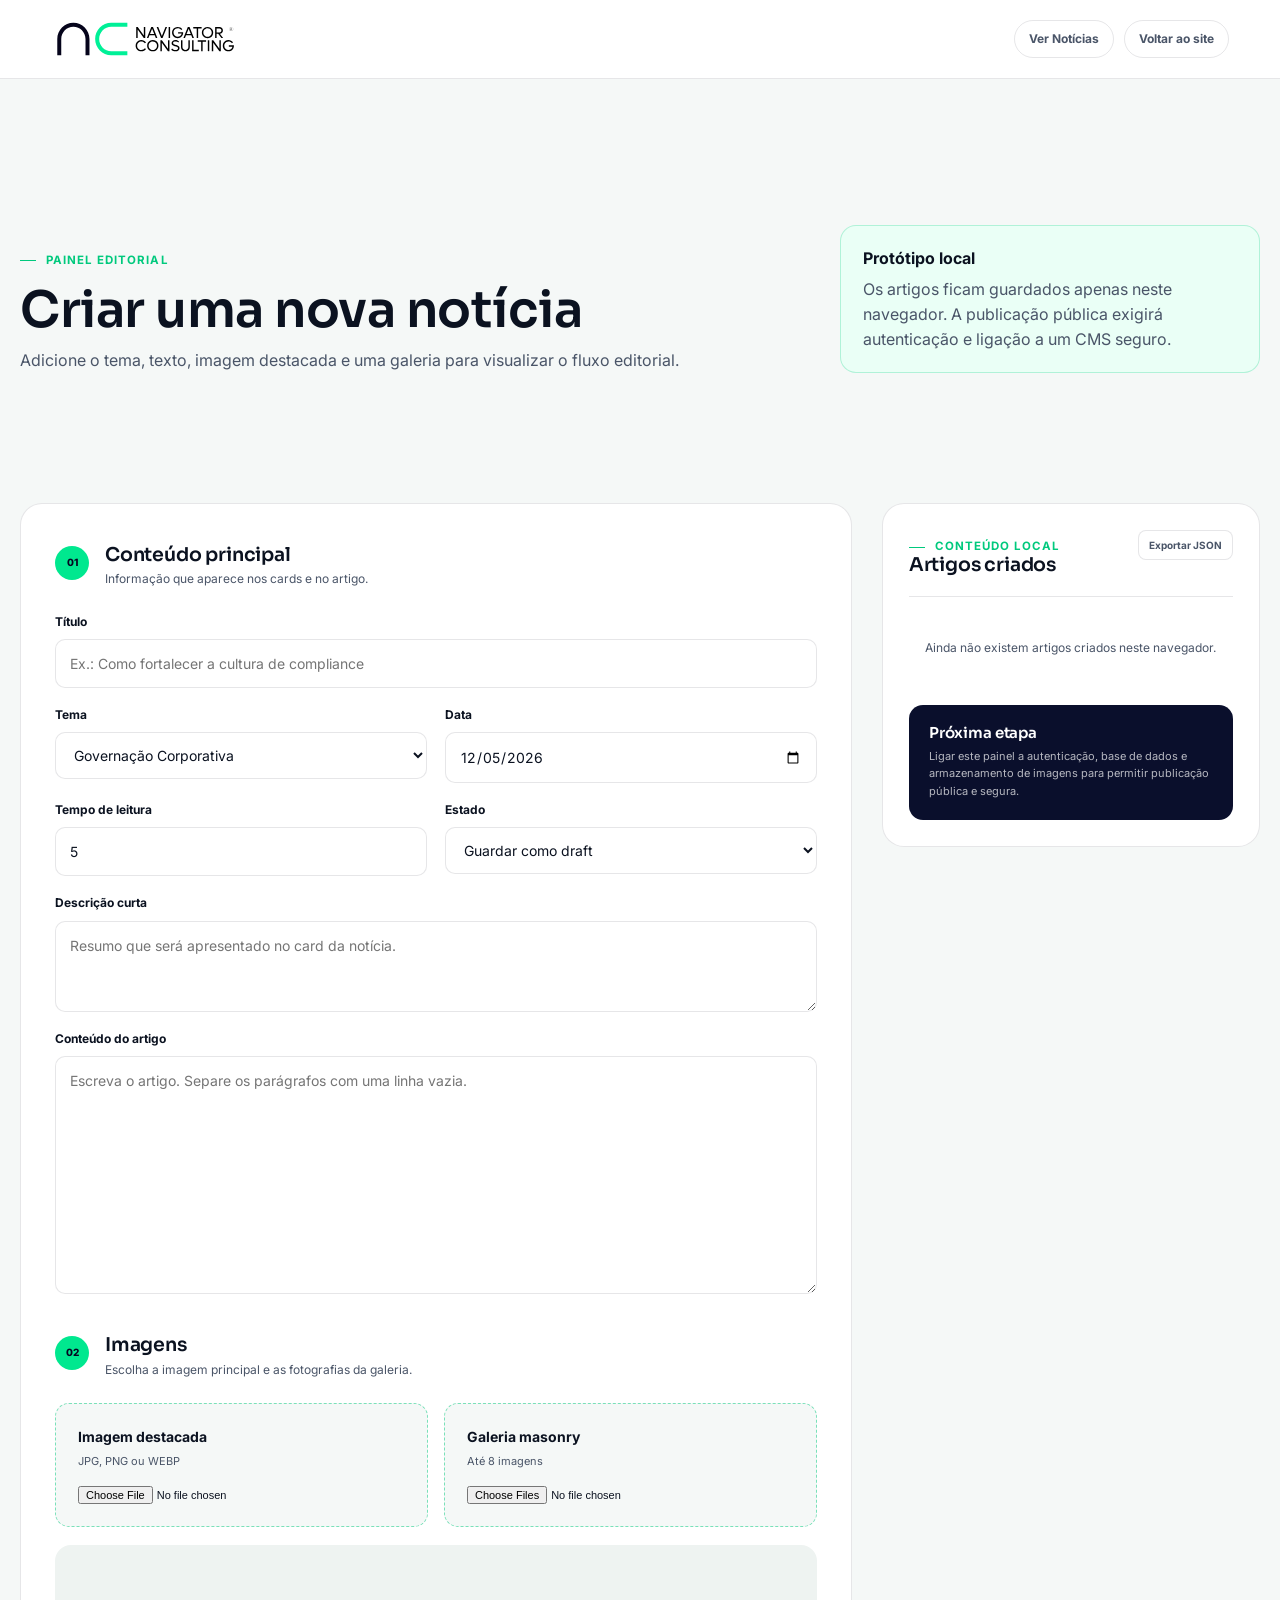
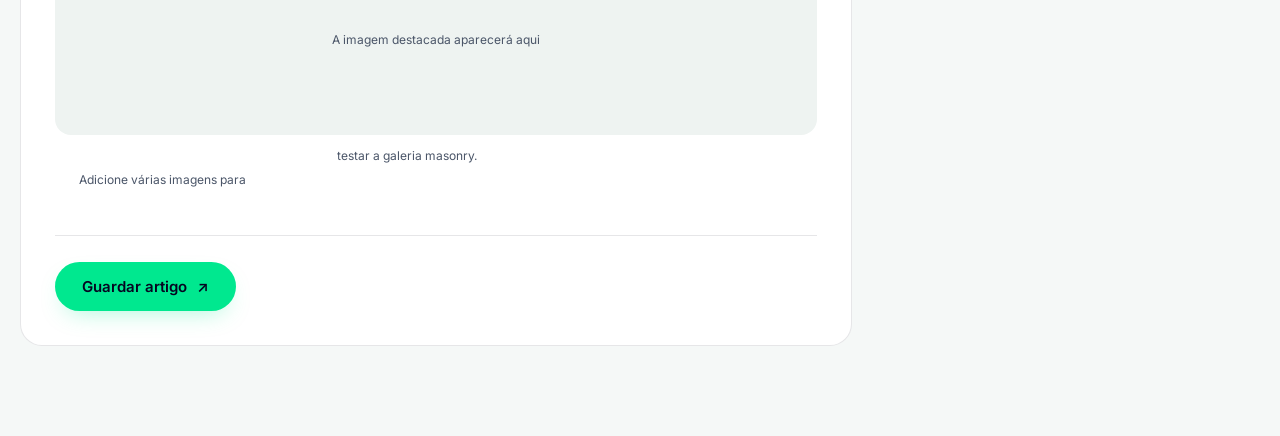
<file: painel.html>
<!DOCTYPE html>
<html lang="pt-MZ">
<head>
<meta charset="UTF-8">
<meta name="viewport" content="width=device-width, initial-scale=1.0">
<title>Painel Editorial | Navigator Consulting</title>
<meta name="robots" content="noindex,nofollow">
<link rel="icon" href="images/Logo%20SVG/NC%20Icone.svg" type="image/svg+xml">
<link rel="preconnect" href="https://fonts.googleapis.com">
<link rel="preconnect" href="https://fonts.gstatic.com" crossorigin>
<link href="https://fonts.googleapis.com/css2?family=Sora:wght@500;600;700;800&family=Inter:wght@400;500;600;700&display=swap" rel="stylesheet">
<link rel="stylesheet" href="css/style.css?v=20260819-1">
</head>
<body class="editor-body">
<header class="editor-header">
  <a href="index.html" class="brand"><img src="images/Logo%20SVG/NC%20LG%20HORIZONTAL.svg" alt="Navigator Consulting"></a>
  <div class="editor-header-actions"><a href="noticias.html">Ver Notícias</a><a href="index.html">Voltar ao site</a></div>
</header>

<main class="editor-shell">
  <section class="editor-intro">
    <div><p class="eyebrow">Painel editorial</p><h1>Criar uma nova notícia</h1><p>Adicione o tema, texto, imagem destacada e uma galeria para visualizar o fluxo editorial.</p></div>
    <div class="editor-notice"><strong>Protótipo local</strong><p>Os artigos ficam guardados apenas neste navegador. A publicação pública exigirá autenticação e ligação a um CMS seguro.</p></div>
  </section>

  <div class="editor-layout">
    <form class="editor-form" data-editor-form>
      <div class="editor-section-title"><span>01</span><div><h2>Conteúdo principal</h2><p>Informação que aparece nos cards e no artigo.</p></div></div>
      <div class="editor-fields">
        <label class="editor-field editor-field-wide"><span>Título</span><input type="text" name="title" required placeholder="Ex.: Como fortalecer a cultura de compliance"></label>
        <label class="editor-field"><span>Tema</span><select name="category" required><option>Governação Corporativa</option><option>Crimes Financeiros</option><option>Gestão Estratégica</option><option>Compliance</option><option>Gestão de Risco</option><option>ESG</option></select></label>
        <label class="editor-field"><span>Data</span><input type="date" name="date" required></label>
        <label class="editor-field"><span>Tempo de leitura</span><input type="number" name="readTime" min="1" max="30" value="5" required></label>
        <label class="editor-field"><span>Estado</span><select name="status"><option value="draft">Guardar como draft</option><option value="published">Publicar localmente</option></select></label>
        <label class="editor-field editor-field-wide"><span>Descrição curta</span><textarea name="excerpt" rows="3" maxlength="260" required placeholder="Resumo que será apresentado no card da notícia."></textarea></label>
        <label class="editor-field editor-field-wide"><span>Conteúdo do artigo</span><textarea name="body" rows="10" required placeholder="Escreva o artigo. Separe os parágrafos com uma linha vazia."></textarea></label>
      </div>

      <div class="editor-section-title"><span>02</span><div><h2>Imagens</h2><p>Escolha a imagem principal e as fotografias da galeria.</p></div></div>
      <div class="editor-upload-grid">
        <label class="editor-upload"><strong>Imagem destacada</strong><span>JPG, PNG ou WEBP</span><input type="file" name="featured" accept="image/*"></label>
        <label class="editor-upload"><strong>Galeria masonry</strong><span>Até 8 imagens</span><input type="file" name="gallery" accept="image/*" multiple></label>
      </div>
      <div class="editor-featured-preview" data-featured-preview></div>
      <div class="editor-gallery-preview" data-gallery-preview></div>

      <div class="editor-submit-row">
        <button type="submit" class="btn btn-primary">Guardar artigo <span>↗</span></button>
        <p data-editor-status aria-live="polite"></p>
      </div>
    </form>

    <aside class="editor-sidebar">
      <div class="editor-sidebar-head"><div><p class="eyebrow">Conteúdo local</p><h2>Artigos criados</h2></div><button type="button" data-export-posts>Exportar JSON</button></div>
      <div class="editor-posts" data-editor-posts></div>
      <div class="editor-help"><h3>Próxima etapa</h3><p>Ligar este painel a autenticação, base de dados e armazenamento de imagens para permitir publicação pública e segura.</p></div>
    </aside>
  </div>
</main>

<script src="js/news-admin.js?v=20260819-1"></script>
</body>
</html>
</file>
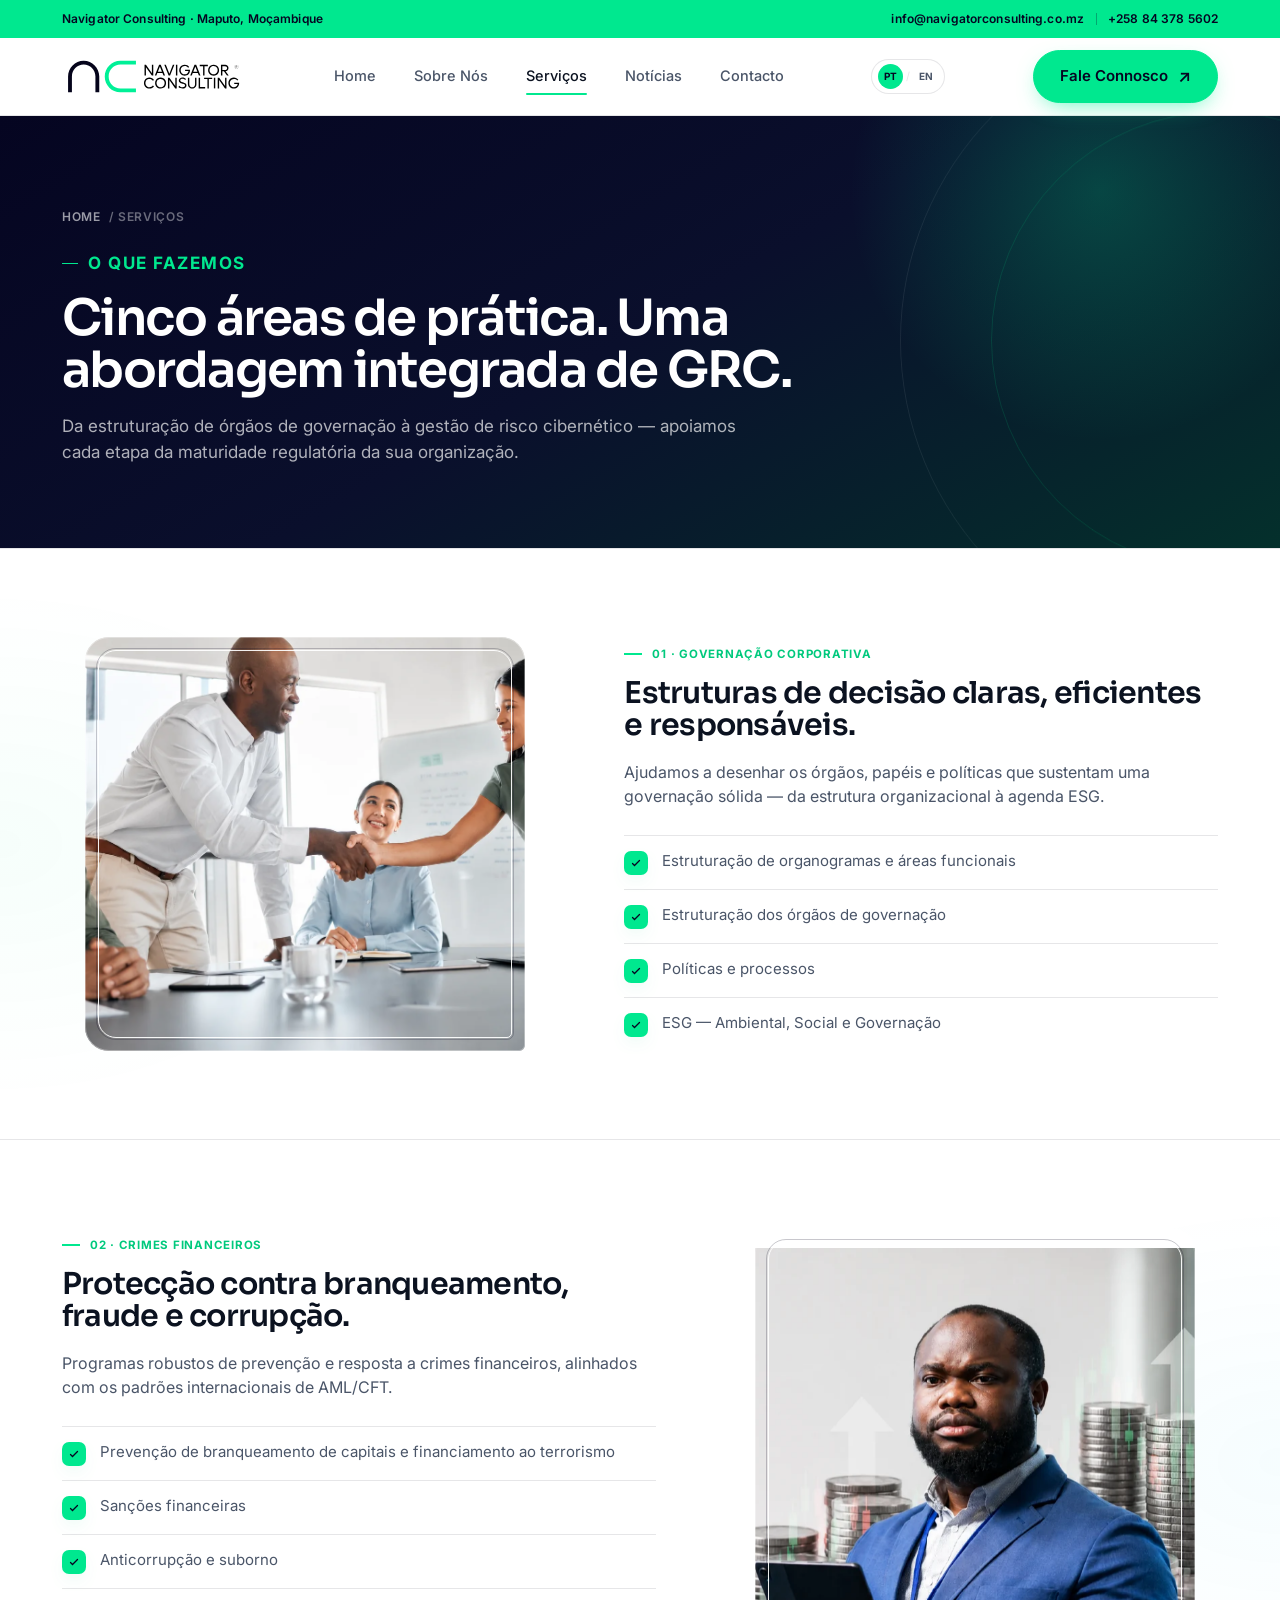
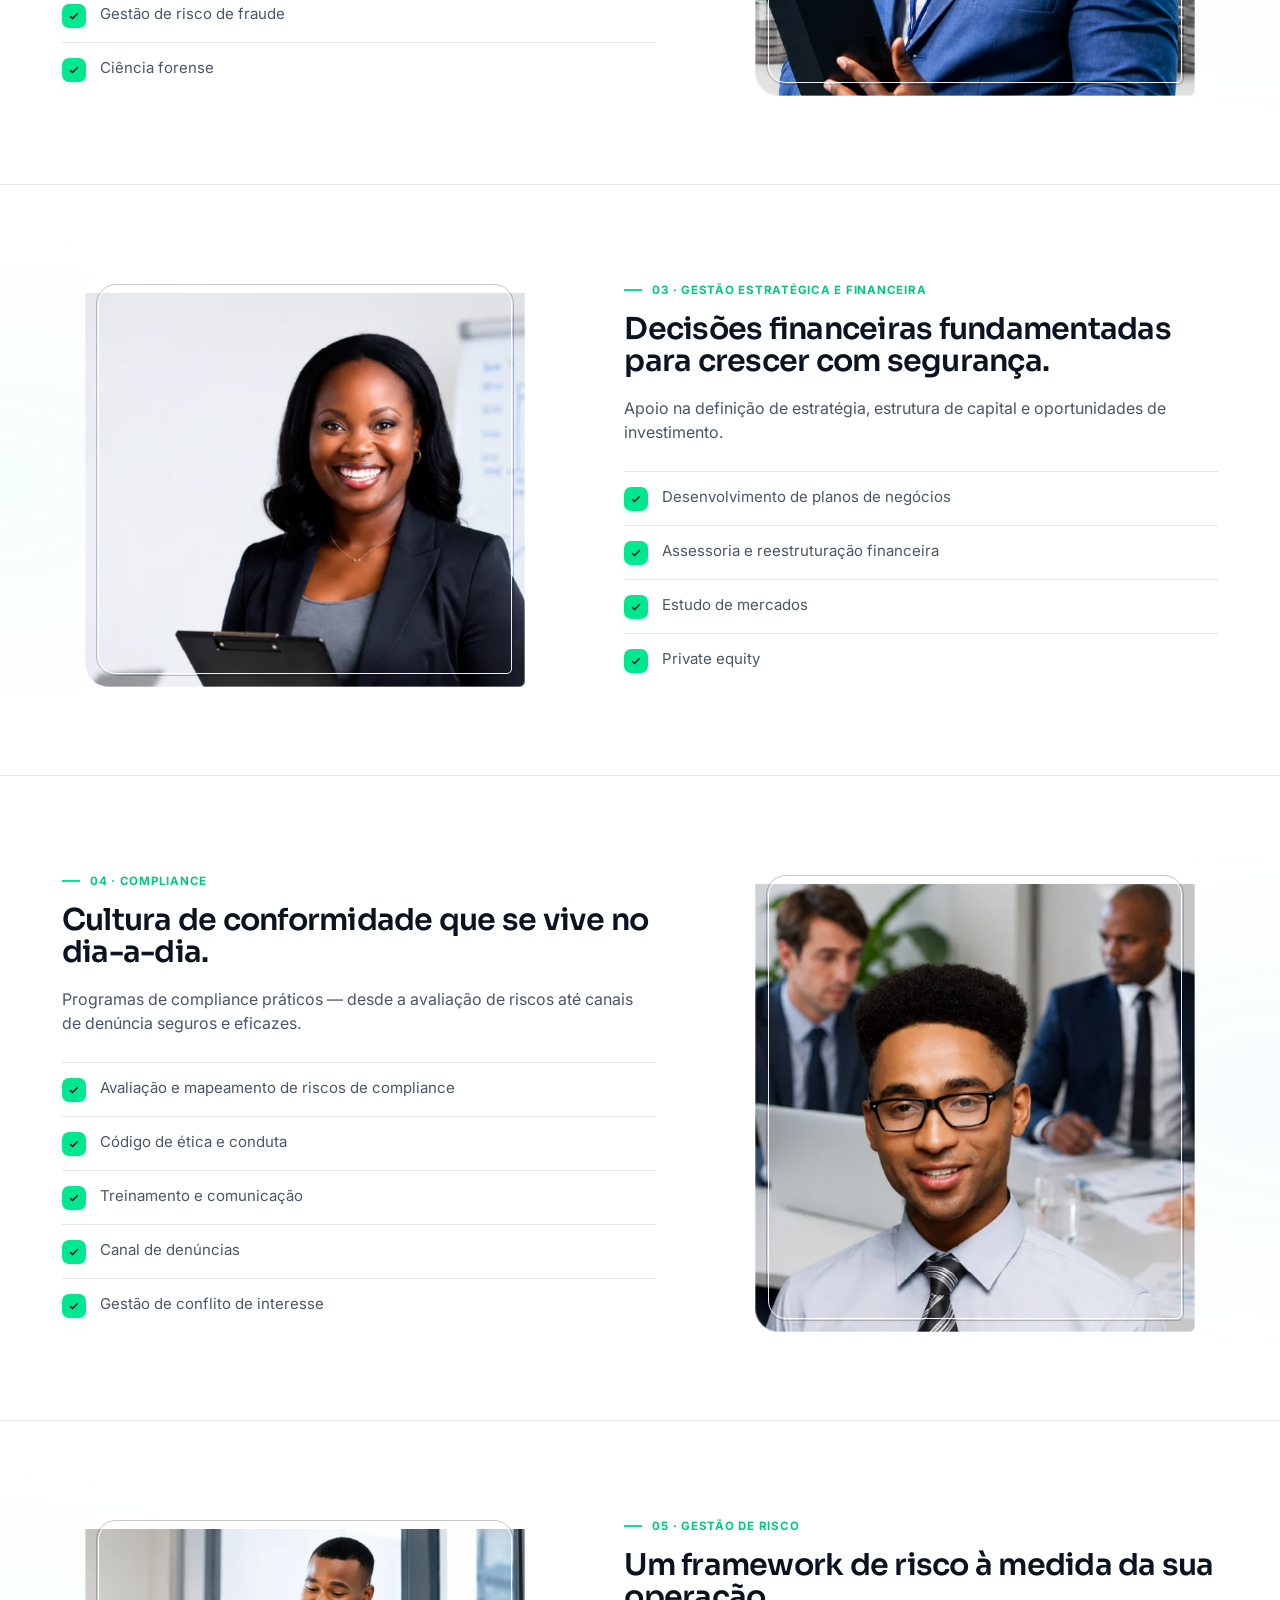
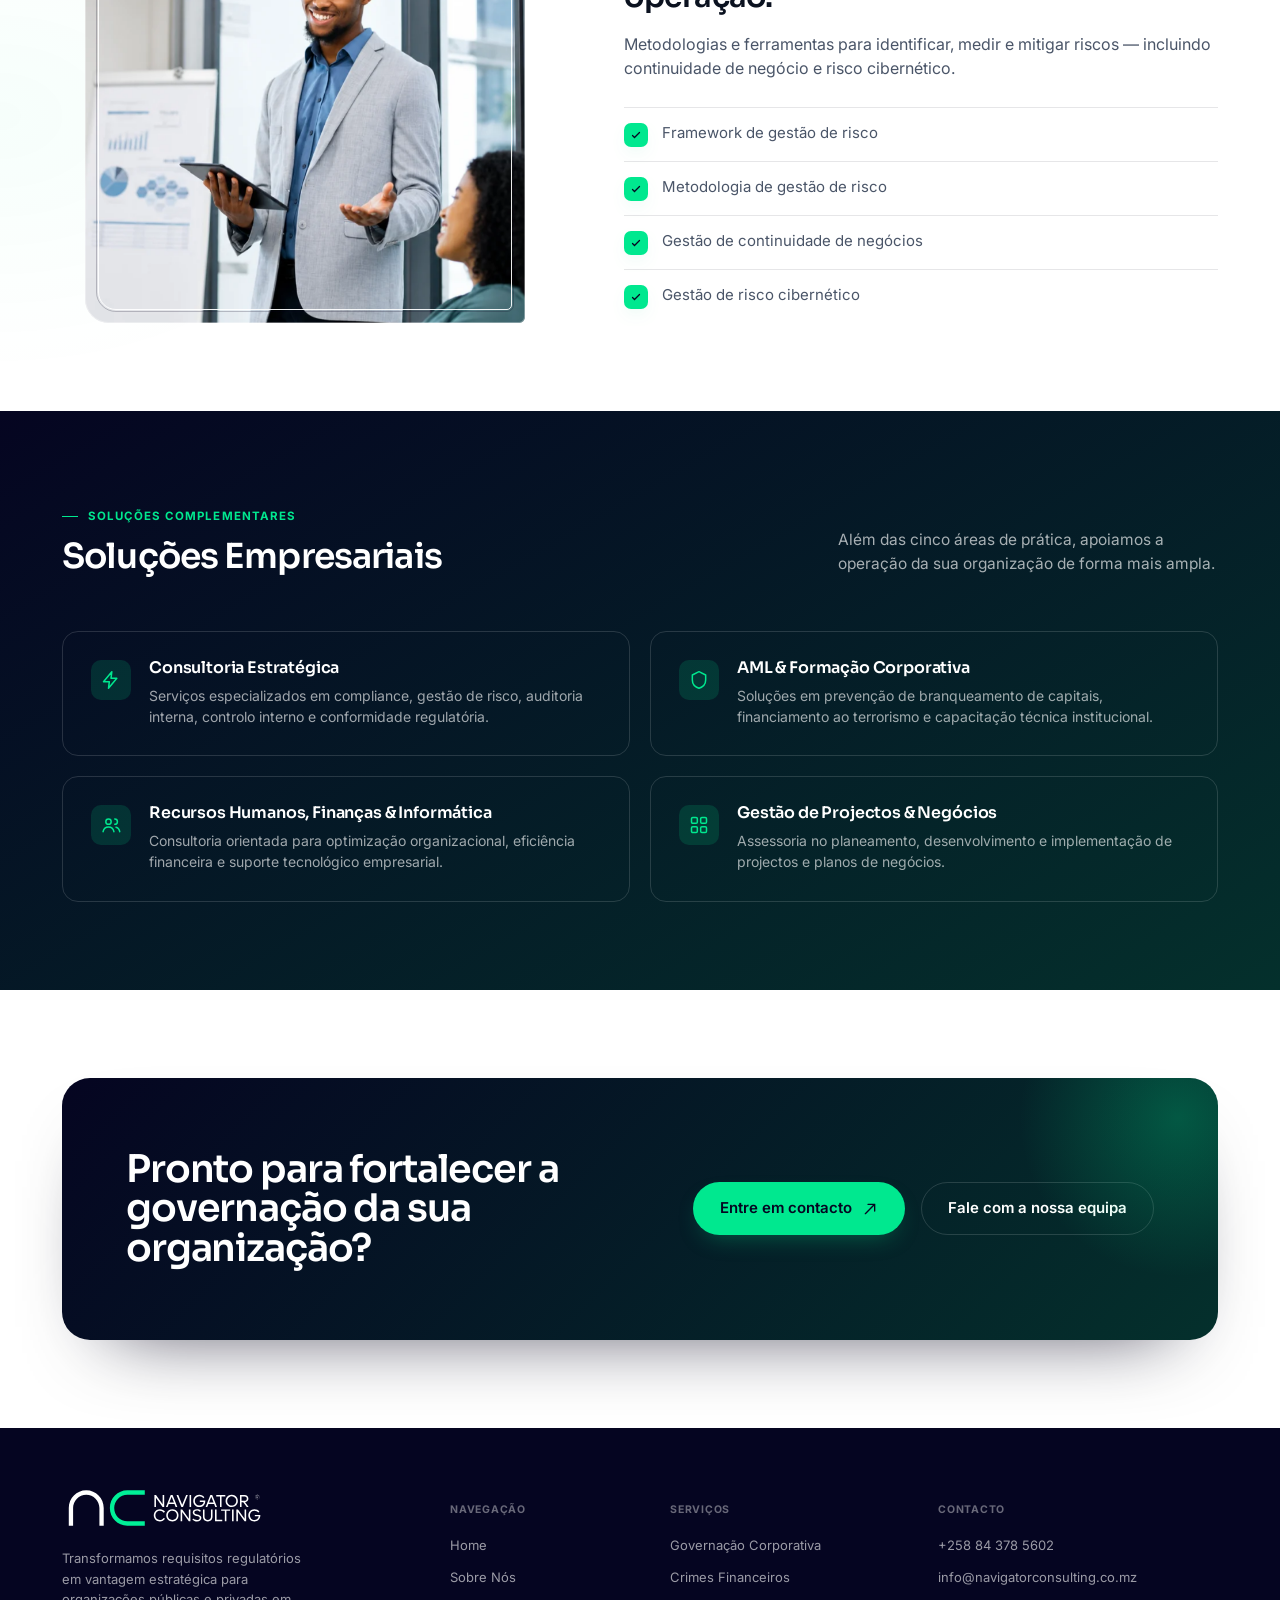
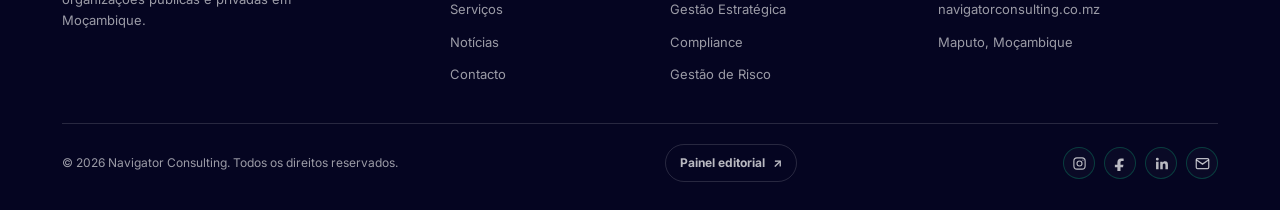
<file: servicos.html>
<!doctype html>
<html lang="pt-MZ">
<head>
<meta charset="UTF-8">
<meta name="viewport" content="width=device-width, initial-scale=1.0">
<title>Serviços | Navigator Consulting</title>
<meta name="description" content="Governação Corporativa, Crimes Financeiros, Gestão Estratégica e Financeira, Compliance e Gestão de Risco — conheça os serviços da Navigator Consulting.">
<link rel="canonical" href="https://salesio.github.io/navigator-consulting/servicos.html">
<meta property="og:type" content="website">
<meta property="og:site_name" content="Navigator Consulting">
<meta property="og:locale" content="pt_MZ">
<meta property="og:title" content="Serviços | Navigator Consulting">
<meta property="og:description" content="Governação, crimes financeiros, estratégia, compliance e gestão de risco numa abordagem integrada.">
<meta property="og:url" content="https://salesio.github.io/navigator-consulting/servicos.html">
<meta property="og:image" content="https://salesio.github.io/navigator-consulting/images/hero.png?v=20260819-2">
<meta property="og:image:secure_url" content="https://salesio.github.io/navigator-consulting/images/hero.png?v=20260819-2">
<meta property="og:image:type" content="image/png">
<meta property="og:image:width" content="1860">
<meta property="og:image:height" content="783">
<meta property="og:image:alt" content="Navigator Consulting — Governação, Risco e Compliance">
<meta name="twitter:card" content="summary_large_image">
<meta name="twitter:title" content="Serviços | Navigator Consulting">
<meta name="twitter:description" content="Cinco áreas de prática, uma abordagem integrada.">
<meta name="twitter:image" content="https://salesio.github.io/navigator-consulting/images/hero.png?v=20260819-2">
<link rel="icon" href="images/Logo%20SVG/NC%20Icone.svg" type="image/svg+xml">
<link rel="preconnect" href="https://fonts.googleapis.com">
<link rel="preconnect" href="https://fonts.gstatic.com" crossorigin>
<link href="https://fonts.googleapis.com/css2?family=Sora:wght@500;600;700;800&family=Inter:wght@400;500;600;700&display=swap" rel="stylesheet">
<link rel="stylesheet" href="css/style.css?v=20260819-1">
</head>
<body>

<header class="site-header">
  <div class="contact-ribbon">
    <div class="wrap contact-ribbon__inner">
      <span>Navigator Consulting · Maputo, Moçambique</span>
      <div><a href="mailto:info@navigatorconsulting.co.mz">info@navigatorconsulting.co.mz</a><a href="tel:+258843785602">+258 84 378 5602</a></div>
    </div>
  </div>
  <div class="wrap nav">
    <a href="index.html" class="brand">
      <img src="images/Logo%20SVG/NC%20LG%20HORIZONTAL.svg" alt="Navigator Consulting">
    </a>
    <nav class="nav-links" id="navLinks">
      <a href="index.html">Home</a>
      <a href="sobre.html">Sobre Nós</a>
      <a href="servicos.html" class="active">Serviços</a>
      <a href="noticias.html">Notícias</a>
      <a href="contacto.html">Contacto</a>
      <a href="https://wa.me/258843785602?text=Ol%C3%A1%20Navigator%20Consulting%2C%20gostaria%20de%20falar%20convosco." class="mobile-whatsapp" target="_blank" rel="noopener noreferrer">Fale Connosco no WhatsApp <span>↗</span></a>
    </nav>
    <div class="language-switch" role="group" aria-label="Idioma">
      <button type="button" data-language="pt" aria-pressed="true">PT</button><span>/</span><button type="button" data-language="en" aria-pressed="false">EN</button>
    </div>
    <div class="nav-cta">
      <a href="https://wa.me/258843785602?text=Ol%C3%A1%20Navigator%20Consulting%2C%20gostaria%20de%20falar%20convosco." class="btn btn-whatsapp" target="_blank" rel="noopener noreferrer">Fale Connosco</a>
      <button class="nav-toggle" id="navToggle" aria-label="Abrir menu" aria-expanded="false" aria-controls="navLinks">
        <span></span><span></span><span></span>
      </button>
    </div>
  </div>
</header>

<section class="page-hero">
  <div class="hero-arc" aria-hidden="true"></div>
  <div class="wrap">
    <div class="breadcrumb"><a href="index.html">Home</a> / Serviços</div>
    <p class="eyebrow on-dark">O que fazemos</p>
    <h1>Cinco áreas de prática. Uma abordagem integrada de GRC.</h1>
    <p>Da estruturação de órgãos de governação à gestão de risco cibernético — apoiamos cada etapa da maturidade regulatória da sua organização.</p>
  </div>
</section>

<!-- 1. GOVERNAÇÃO CORPORATIVA -->
<section class="svc-section" id="governacao">
  <div class="wrap">
    <div class="split" data-reveal>
      <div class="split-media"><img src="images/governance-team.webp" alt="Reunião de governação corporativa" width="1440" height="961" loading="lazy"></div>
      <div class="split-body">
        <span class="svc-tag">01 · Governação Corporativa</span>
        <h2 class="service-title">Estruturas de decisão claras, eficientes e responsáveis.</h2>
        <p>Ajudamos a desenhar os órgãos, papéis e políticas que sustentam uma governação sólida — da estrutura organizacional à agenda ESG.</p>
        <ul class="svc-list">
          <li><span class="dot"><svg viewBox="0 0 24 24" fill="none" stroke="currentColor" stroke-width="2.5" stroke-linecap="round"><path d="M5 13l4 4L19 7"/></svg></span>Estruturação de organogramas e áreas funcionais</li>
          <li><span class="dot"><svg viewBox="0 0 24 24" fill="none" stroke="currentColor" stroke-width="2.5" stroke-linecap="round"><path d="M5 13l4 4L19 7"/></svg></span>Estruturação dos órgãos de governação</li>
          <li><span class="dot"><svg viewBox="0 0 24 24" fill="none" stroke="currentColor" stroke-width="2.5" stroke-linecap="round"><path d="M5 13l4 4L19 7"/></svg></span>Políticas e processos</li>
          <li><span class="dot"><svg viewBox="0 0 24 24" fill="none" stroke="currentColor" stroke-width="2.5" stroke-linecap="round"><path d="M5 13l4 4L19 7"/></svg></span>ESG — Ambiental, Social e Governação</li>
        </ul>
      </div>
    </div>
  </div>
</section>

<!-- 2. CRIMES FINANCEIROS -->
<section class="svc-section" id="crimes">
  <div class="wrap">
    <div class="split reverse" data-reveal>
      <div class="split-media"><img class="portrait-crop" src="images/financial-crime-expert-cropped.webp" alt="Especialista em prevenção de crimes financeiros" width="704" height="816" loading="lazy"></div>
      <div class="split-body">
        <span class="svc-tag">02 · Crimes Financeiros</span>
        <h2 class="service-title">Protecção contra branqueamento, fraude e corrupção.</h2>
        <p>Programas robustos de prevenção e resposta a crimes financeiros, alinhados com os padrões internacionais de AML/CFT.</p>
        <ul class="svc-list">
          <li><span class="dot"><svg viewBox="0 0 24 24" fill="none" stroke="currentColor" stroke-width="2.5" stroke-linecap="round"><path d="M5 13l4 4L19 7"/></svg></span>Prevenção de branqueamento de capitais e financiamento ao terrorismo</li>
          <li><span class="dot"><svg viewBox="0 0 24 24" fill="none" stroke="currentColor" stroke-width="2.5" stroke-linecap="round"><path d="M5 13l4 4L19 7"/></svg></span>Sanções financeiras</li>
          <li><span class="dot"><svg viewBox="0 0 24 24" fill="none" stroke="currentColor" stroke-width="2.5" stroke-linecap="round"><path d="M5 13l4 4L19 7"/></svg></span>Anticorrupção e suborno</li>
          <li><span class="dot"><svg viewBox="0 0 24 24" fill="none" stroke="currentColor" stroke-width="2.5" stroke-linecap="round"><path d="M5 13l4 4L19 7"/></svg></span>Gestão de risco de fraude</li>
          <li><span class="dot"><svg viewBox="0 0 24 24" fill="none" stroke="currentColor" stroke-width="2.5" stroke-linecap="round"><path d="M5 13l4 4L19 7"/></svg></span>Ciência forense</li>
        </ul>
      </div>
    </div>
  </div>
</section>

<!-- 3. GESTÃO ESTRATÉGICA E FINANCEIRA -->
<section class="svc-section" id="estrategia">
  <div class="wrap">
    <div class="split" data-reveal>
      <div class="split-media"><img class="portrait-crop" src="images/strategy-advisor-cropped.webp" alt="Consultora de gestão estratégica e financeira" width="652" height="816" loading="lazy"></div>
      <div class="split-body">
        <span class="svc-tag">03 · Gestão Estratégica e Financeira</span>
        <h2 class="service-title">Decisões financeiras fundamentadas para crescer com segurança.</h2>
        <p>Apoio na definição de estratégia, estrutura de capital e oportunidades de investimento.</p>
        <ul class="svc-list">
          <li><span class="dot"><svg viewBox="0 0 24 24" fill="none" stroke="currentColor" stroke-width="2.5" stroke-linecap="round"><path d="M5 13l4 4L19 7"/></svg></span>Desenvolvimento de planos de negócios</li>
          <li><span class="dot"><svg viewBox="0 0 24 24" fill="none" stroke="currentColor" stroke-width="2.5" stroke-linecap="round"><path d="M5 13l4 4L19 7"/></svg></span>Assessoria e reestruturação financeira</li>
          <li><span class="dot"><svg viewBox="0 0 24 24" fill="none" stroke="currentColor" stroke-width="2.5" stroke-linecap="round"><path d="M5 13l4 4L19 7"/></svg></span>Estudo de mercados</li>
          <li><span class="dot"><svg viewBox="0 0 24 24" fill="none" stroke="currentColor" stroke-width="2.5" stroke-linecap="round"><path d="M5 13l4 4L19 7"/></svg></span>Private equity</li>
        </ul>
      </div>
    </div>
  </div>
</section>

<!-- 4. COMPLIANCE -->
<section class="svc-section" id="compliance">
  <div class="wrap">
    <div class="split reverse" data-reveal>
      <div class="split-media"><img class="portrait-crop" src="images/compliance-expert-cropped.webp" alt="Especialista de compliance" width="628" height="848" loading="lazy"></div>
      <div class="split-body">
        <span class="svc-tag">04 · Compliance</span>
        <h2 class="service-title">Cultura de conformidade que se vive no dia-a-dia.</h2>
        <p>Programas de compliance práticos — desde a avaliação de riscos até canais de denúncia seguros e eficazes.</p>
        <ul class="svc-list">
          <li><span class="dot"><svg viewBox="0 0 24 24" fill="none" stroke="currentColor" stroke-width="2.5" stroke-linecap="round"><path d="M5 13l4 4L19 7"/></svg></span>Avaliação e mapeamento de riscos de compliance</li>
          <li><span class="dot"><svg viewBox="0 0 24 24" fill="none" stroke="currentColor" stroke-width="2.5" stroke-linecap="round"><path d="M5 13l4 4L19 7"/></svg></span>Código de ética e conduta</li>
          <li><span class="dot"><svg viewBox="0 0 24 24" fill="none" stroke="currentColor" stroke-width="2.5" stroke-linecap="round"><path d="M5 13l4 4L19 7"/></svg></span>Treinamento e comunicação</li>
          <li><span class="dot"><svg viewBox="0 0 24 24" fill="none" stroke="currentColor" stroke-width="2.5" stroke-linecap="round"><path d="M5 13l4 4L19 7"/></svg></span>Canal de denúncias</li>
          <li><span class="dot"><svg viewBox="0 0 24 24" fill="none" stroke="currentColor" stroke-width="2.5" stroke-linecap="round"><path d="M5 13l4 4L19 7"/></svg></span>Gestão de conflito de interesse</li>
        </ul>
      </div>
    </div>
  </div>
</section>

<!-- 5. GESTÃO DE RISCO -->
<section class="svc-section" id="risco">
  <div class="wrap">
    <div class="split" data-reveal>
      <div class="split-media"><img class="portrait-crop" src="images/risk-advisor-cropped.webp" alt="Consultor de gestão de risco numa sessão de trabalho" width="825" height="846" loading="lazy"></div>
      <div class="split-body">
        <span class="svc-tag">05 · Gestão de Risco</span>
        <h2 class="service-title">Um framework de risco à medida da sua operação.</h2>
        <p>Metodologias e ferramentas para identificar, medir e mitigar riscos — incluindo continuidade de negócio e risco cibernético.</p>
        <ul class="svc-list">
          <li><span class="dot"><svg viewBox="0 0 24 24" fill="none" stroke="currentColor" stroke-width="2.5" stroke-linecap="round"><path d="M5 13l4 4L19 7"/></svg></span>Framework de gestão de risco</li>
          <li><span class="dot"><svg viewBox="0 0 24 24" fill="none" stroke="currentColor" stroke-width="2.5" stroke-linecap="round"><path d="M5 13l4 4L19 7"/></svg></span>Metodologia de gestão de risco</li>
          <li><span class="dot"><svg viewBox="0 0 24 24" fill="none" stroke="currentColor" stroke-width="2.5" stroke-linecap="round"><path d="M5 13l4 4L19 7"/></svg></span>Gestão de continuidade de negócios</li>
          <li><span class="dot"><svg viewBox="0 0 24 24" fill="none" stroke="currentColor" stroke-width="2.5" stroke-linecap="round"><path d="M5 13l4 4L19 7"/></svg></span>Gestão de risco cibernético</li>
        </ul>
      </div>
    </div>
  </div>
</section>

<!-- ============ SOLUÇÕES EMPRESARIAIS ============ -->
<section class="section-navy">
  <div class="wrap">
    <div class="section-head" data-reveal>
      <div>
        <p class="eyebrow">Soluções complementares</p>
        <h2>Soluções Empresariais</h2>
      </div>
      <p class="lede">Além das cinco áreas de prática, apoiamos a operação da sua organização de forma mais ampla.</p>
    </div>

    <div class="solutions-grid" data-reveal>
      <div class="solution-card">
        <div class="ic"><svg viewBox="0 0 24 24" fill="none" stroke="currentColor" stroke-width="1.8" stroke-linecap="round" stroke-linejoin="round" width="20" height="20"><path d="M13 2L3 14h7l-1 8 10-12h-7l1-8z"/></svg></div>
        <div>
          <h4>Consultoria Estratégica</h4>
          <p>Serviços especializados em compliance, gestão de risco, auditoria interna, controlo interno e conformidade regulatória.</p>
        </div>
      </div>
      <div class="solution-card">
        <div class="ic"><svg viewBox="0 0 24 24" fill="none" stroke="currentColor" stroke-width="1.8" stroke-linecap="round" stroke-linejoin="round" width="20" height="20"><path d="M12 2l8 4v6c0 5-3.4 8.4-8 10-4.6-1.6-8-5-8-10V6l8-4z"/></svg></div>
        <div>
          <h4>AML &amp; Formação Corporativa</h4>
          <p>Soluções em prevenção de branqueamento de capitais, financiamento ao terrorismo e capacitação técnica institucional.</p>
        </div>
      </div>
      <div class="solution-card">
        <div class="ic"><svg viewBox="0 0 24 24" fill="none" stroke="currentColor" stroke-width="1.8" stroke-linecap="round" stroke-linejoin="round" width="20" height="20"><circle cx="9" cy="8" r="3.2"/><path d="M2.5 20c.7-3.4 3.4-5.5 6.5-5.5s5.8 2.1 6.5 5.5"/><path d="M16.5 4.8a3.2 3.2 0 0 1 0 6.4"/><path d="M18 14.6c2.4.5 4 2.3 4.5 5.4"/></svg></div>
        <div>
          <h4>Recursos Humanos, Finanças &amp; Informática</h4>
          <p>Consultoria orientada para optimização organizacional, eficiência financeira e suporte tecnológico empresarial.</p>
        </div>
      </div>
      <div class="solution-card">
        <div class="ic"><svg viewBox="0 0 24 24" fill="none" stroke="currentColor" stroke-width="1.8" stroke-linecap="round" stroke-linejoin="round" width="20" height="20"><rect x="3" y="3" width="7" height="7" rx="1.5"/><rect x="14" y="3" width="7" height="7" rx="1.5"/><rect x="3" y="14" width="7" height="7" rx="1.5"/><rect x="14" y="14" width="7" height="7" rx="1.5"/></svg></div>
        <div>
          <h4>Gestão de Projectos &amp; Negócios</h4>
          <p>Assessoria no planeamento, desenvolvimento e implementação de projectos e planos de negócios.</p>
        </div>
      </div>
    </div>
  </div>
</section>

<!-- ============ CTA band ============ -->
<section>
  <div class="wrap">
    <div class="cta-band" data-reveal>
      <h2>Pronto para fortalecer a governação da sua organização?</h2>
      <div class="actions">
        <a href="contacto.html" class="btn btn-primary">
          Entre em contacto
          <svg viewBox="0 0 24 24" fill="none" stroke="currentColor" stroke-width="2" stroke-linecap="round"><path d="M5 19L19 5M19 5H9M19 5V15"/></svg>
        </a>
        <a href="contacto.html" class="btn btn-ghost on-dark">Fale com a nossa equipa</a>
      </div>
    </div>
  </div>
</section>

<footer class="site-footer">
  <div class="wrap">
    <div class="footer-top">
      <div class="footer-brand">
        <a href="index.html" class="brand">
          <img src="images/Logo%20SVG/NC%20LG%20HORIZONTAL%20copy.svg" alt="Navigator Consulting">
        </a>
        <p>Transformamos requisitos regulatórios em vantagem estratégica para organizações públicas e privadas em Moçambique.</p>
      </div>
      <div class="footer-col">
        <h5>Navegação</h5>
        <ul>
          <li><a href="index.html">Home</a></li>
          <li><a href="sobre.html">Sobre Nós</a></li>
          <li><a href="servicos.html">Serviços</a></li>
          <li><a href="noticias.html">Notícias</a></li>
          <li><a href="contacto.html">Contacto</a></li>
        </ul>
      </div>
      <div class="footer-col">
        <h5>Serviços</h5>
        <ul>
          <li><a href="servicos.html#governacao">Governação Corporativa</a></li>
          <li><a href="servicos.html#crimes">Crimes Financeiros</a></li>
          <li><a href="servicos.html#estrategia">Gestão Estratégica</a></li>
          <li><a href="servicos.html#compliance">Compliance</a></li>
          <li><a href="servicos.html#risco">Gestão de Risco</a></li>
        </ul>
      </div>
      <div class="footer-col">
        <h5>Contacto</h5>
        <ul>
          <li><a href="tel:+258843785602">+258 84 378 5602</a></li>
          <li><a href="mailto:info@navigatorconsulting.co.mz">info@navigatorconsulting.co.mz</a></li>
          <li><a href="https://navigatorconsulting.co.mz">navigatorconsulting.co.mz</a></li>
          <li><a href="contacto.html">Maputo, Moçambique</a></li>
        </ul>
      </div>
    </div>
    <div class="footer-bottom">
      <span>&copy; <span data-year></span> Navigator Consulting. Todos os direitos reservados.</span>
      <a href="painel.html" class="footer-admin-link">Painel editorial <span>↗</span></a>
      <div class="socials">
        <a href="https://www.instagram.com/" target="_blank" rel="noopener noreferrer" aria-label="Instagram"><svg viewBox="0 0 24 24" fill="none" stroke="currentColor" stroke-width="1.8"><rect x="3" y="3" width="18" height="18" rx="5"/><circle cx="12" cy="12" r="4"/><circle cx="17.5" cy="6.5" r="1" fill="currentColor" stroke="none"/></svg></a>
        <a href="https://www.facebook.com/" target="_blank" rel="noopener noreferrer" aria-label="Facebook"><svg viewBox="0 0 24 24" fill="currentColor"><path d="M14 8h3V4.2c-.5-.1-2.2-.2-4.1-.2C9.1 4 7 6.3 7 10.4V14H3v4h4v6h5v-6h4l.7-4H12v-3.2C12 9.6 12.4 8 14 8Z"/></svg></a>
        <a href="https://www.linkedin.com/" target="_blank" rel="noopener noreferrer" aria-label="LinkedIn"><svg viewBox="0 0 24 24" fill="currentColor"><path d="M5.3 7.3A2.3 2.3 0 1 0 5.3 2.7a2.3 2.3 0 0 0 0 4.6ZM3.3 21h4V9h-4v12ZM10 9h3.8v1.6h.1c.5-1 1.8-2.1 3.7-2.1 4 0 4.7 2.6 4.7 6V21h-4v-5.8c0-1.4 0-3.2-2-3.2s-2.3 1.5-2.3 3.1V21h-4V9Z"/></svg></a>
        <a href="mailto:info@navigatorconsulting.co.mz" aria-label="Email"><svg width="15" height="15" viewBox="0 0 24 24" fill="none" stroke="currentColor" stroke-width="2"><rect x="2" y="4" width="20" height="16" rx="2"/><path d="M2 6l10 7 10-7"/></svg></a>
      </div>
    </div>
  </div>
</footer>

<script src="js/language.js?v=20260819-1"></script>
<script src="js/main.js?v=20260819-1"></script>
</body>
</html>
</file>
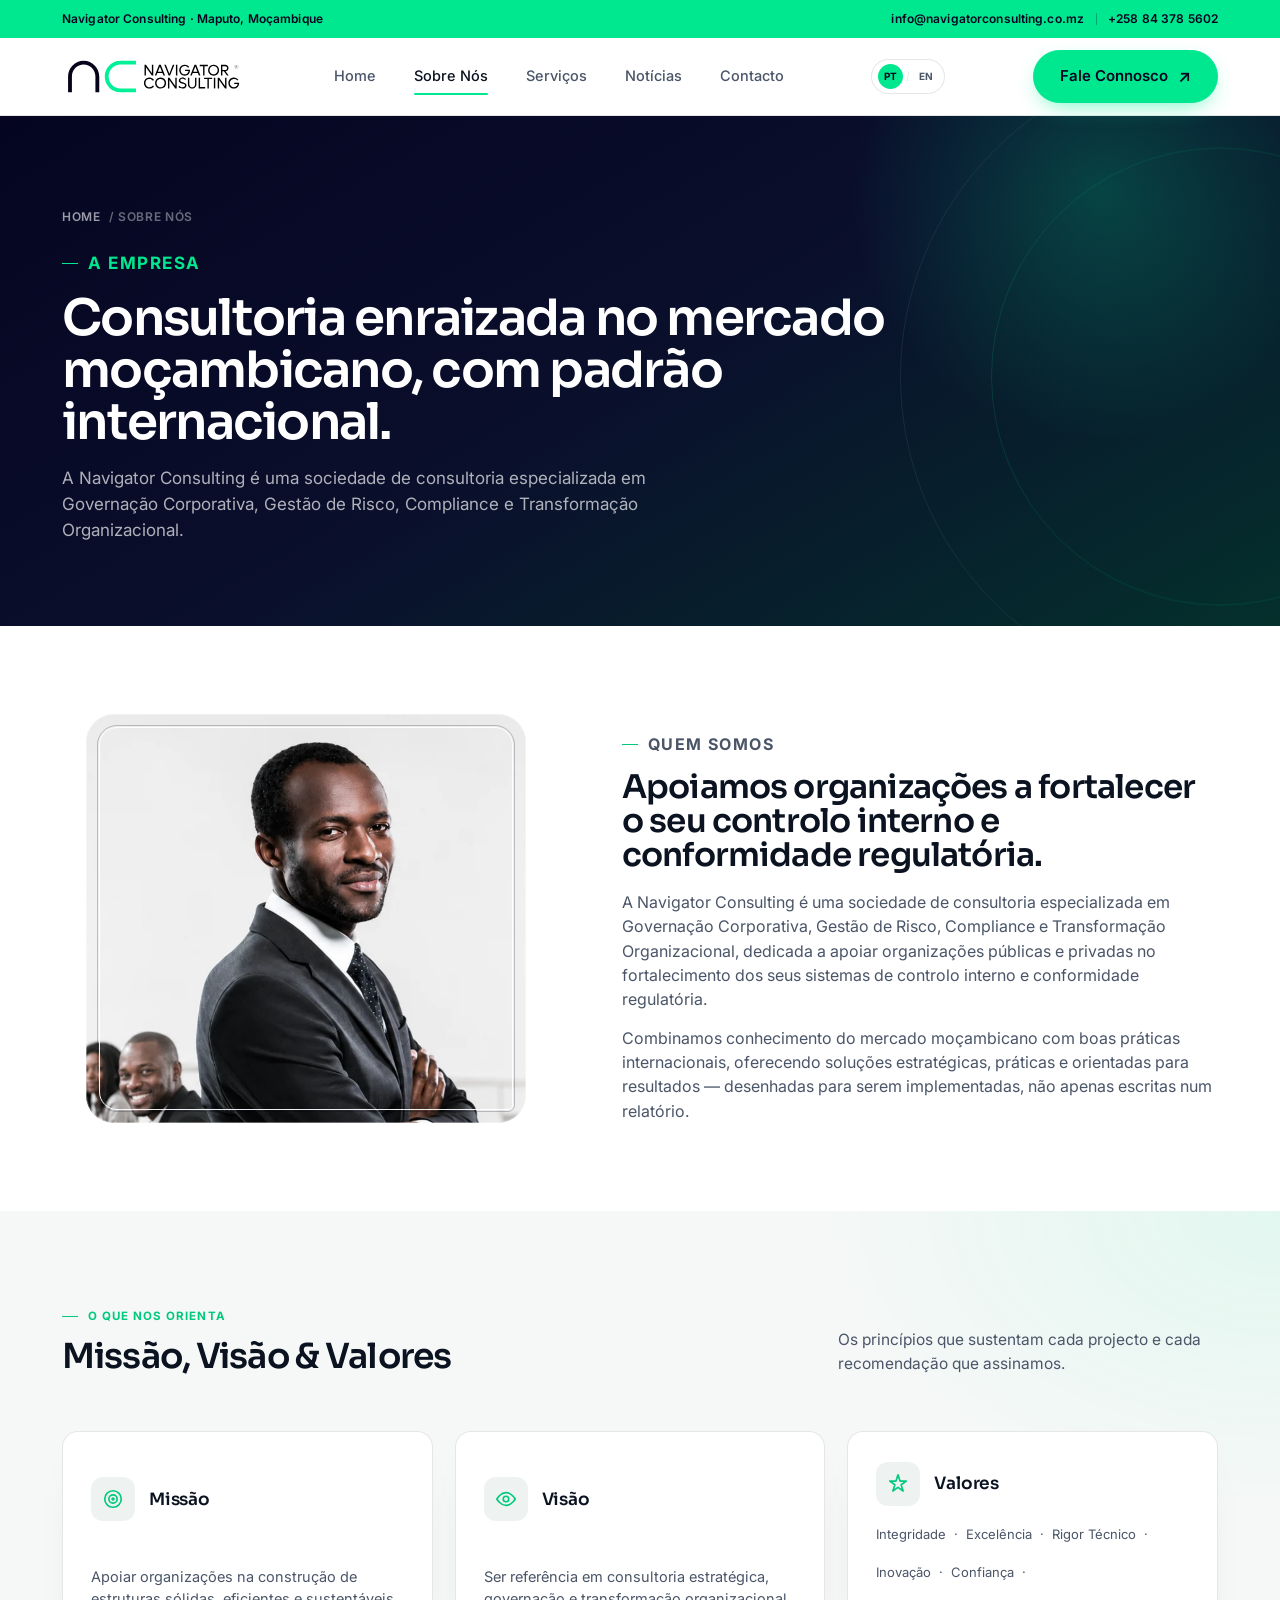
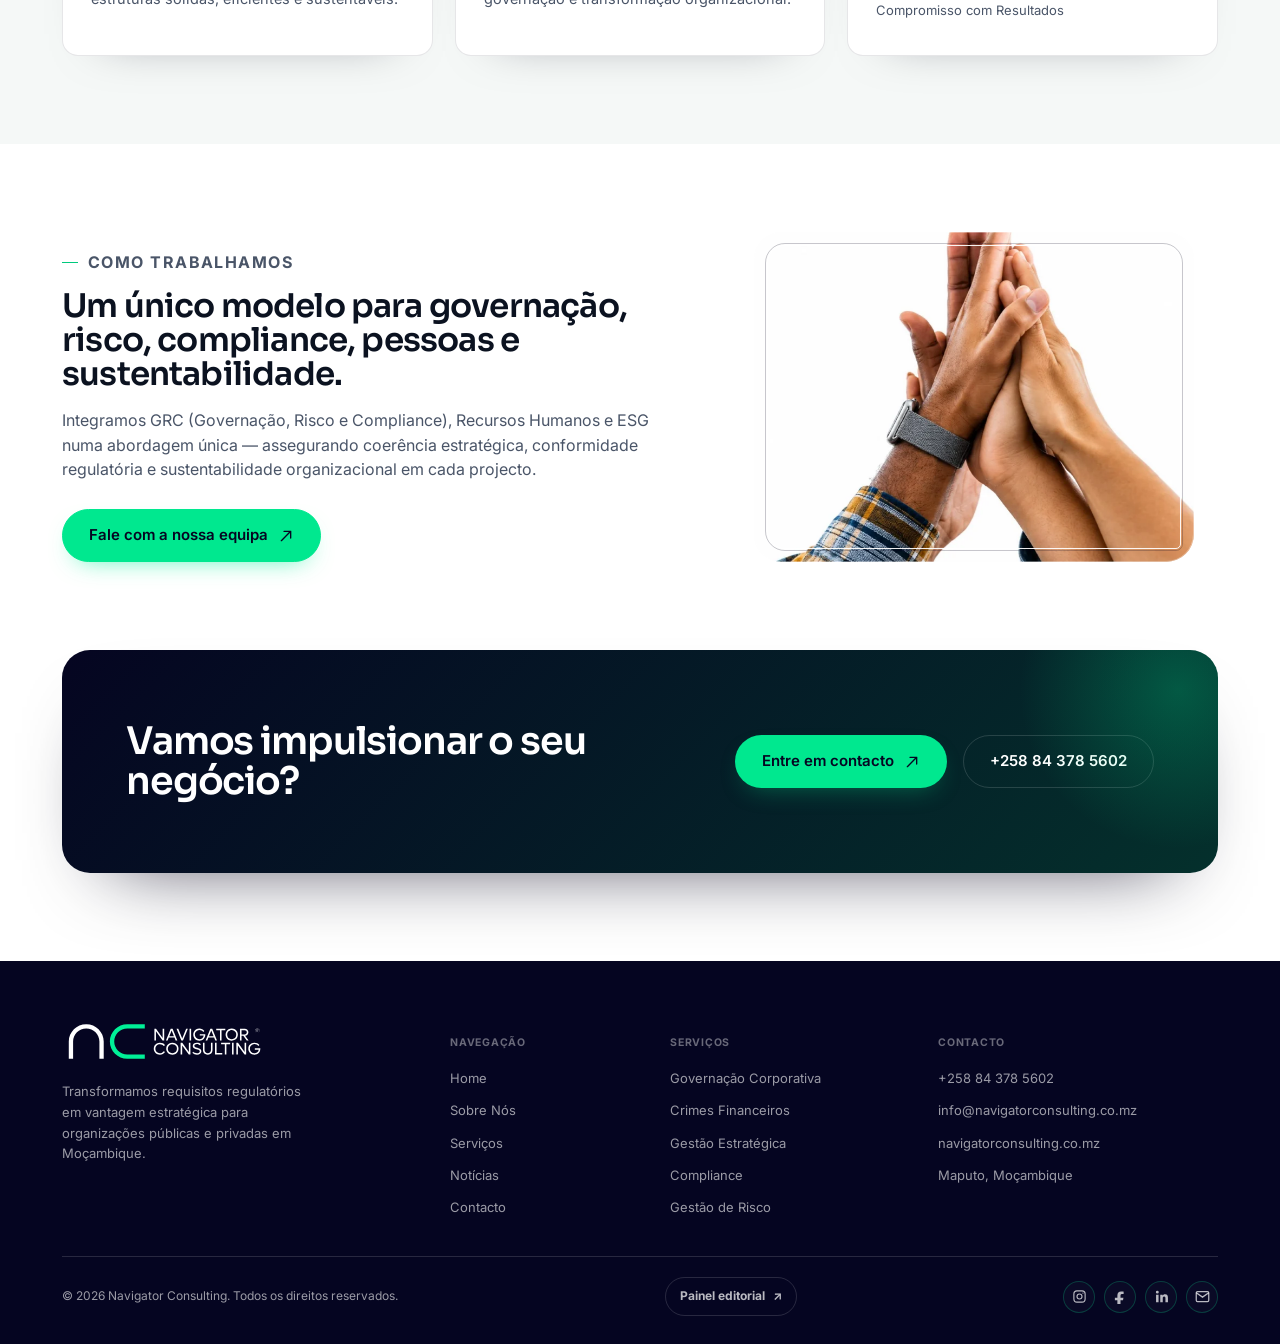
<file: sobre.html>
<!doctype html>
<html lang="pt-MZ">
<head>
<meta charset="UTF-8">
<meta name="viewport" content="width=device-width, initial-scale=1.0">
<title>Sobre Nós | Navigator Consulting</title>
<meta name="description" content="Conheça a Navigator Consulting: missão, visão e valores de uma sociedade de consultoria moçambicana especializada em governação, risco e compliance.">
<link rel="canonical" href="https://salesio.github.io/navigator-consulting/sobre.html">
<meta property="og:type" content="website">
<meta property="og:site_name" content="Navigator Consulting">
<meta property="og:locale" content="pt_MZ">
<meta property="og:title" content="Sobre Nós | Navigator Consulting">
<meta property="og:description" content="Conheça a nossa missão, visão e abordagem para fortalecer organizações moçambicanas.">
<meta property="og:url" content="https://salesio.github.io/navigator-consulting/sobre.html">
<meta property="og:image" content="https://salesio.github.io/navigator-consulting/images/hero.png?v=20260819-2">
<meta property="og:image:secure_url" content="https://salesio.github.io/navigator-consulting/images/hero.png?v=20260819-2">
<meta property="og:image:type" content="image/png">
<meta property="og:image:width" content="1860">
<meta property="og:image:height" content="783">
<meta property="og:image:alt" content="Navigator Consulting — Governação, Risco e Compliance">
<meta name="twitter:card" content="summary_large_image">
<meta name="twitter:title" content="Sobre Nós | Navigator Consulting">
<meta name="twitter:description" content="Consultoria moçambicana com rigor internacional.">
<meta name="twitter:image" content="https://salesio.github.io/navigator-consulting/images/hero.png?v=20260819-2">
<link rel="icon" href="images/Logo%20SVG/NC%20Icone.svg" type="image/svg+xml">
<link rel="preconnect" href="https://fonts.googleapis.com">
<link rel="preconnect" href="https://fonts.gstatic.com" crossorigin>
<link href="https://fonts.googleapis.com/css2?family=Sora:wght@500;600;700;800&family=Inter:wght@400;500;600;700&display=swap" rel="stylesheet">
<link rel="stylesheet" href="css/style.css?v=20260819-1">
</head>
<body>

<header class="site-header">
  <div class="contact-ribbon">
    <div class="wrap contact-ribbon__inner">
      <span>Navigator Consulting · Maputo, Moçambique</span>
      <div><a href="mailto:info@navigatorconsulting.co.mz">info@navigatorconsulting.co.mz</a><a href="tel:+258843785602">+258 84 378 5602</a></div>
    </div>
  </div>
  <div class="wrap nav">
    <a href="index.html" class="brand">
      <img src="images/Logo%20SVG/NC%20LG%20HORIZONTAL.svg" alt="Navigator Consulting">
    </a>
    <nav class="nav-links" id="navLinks">
      <a href="index.html">Home</a>
      <a href="sobre.html" class="active">Sobre Nós</a>
      <a href="servicos.html">Serviços</a>
      <a href="noticias.html">Notícias</a>
      <a href="contacto.html">Contacto</a>
      <a href="https://wa.me/258843785602?text=Ol%C3%A1%20Navigator%20Consulting%2C%20gostaria%20de%20falar%20convosco." class="mobile-whatsapp" target="_blank" rel="noopener noreferrer">Fale Connosco no WhatsApp <span>↗</span></a>
    </nav>
    <div class="language-switch" role="group" aria-label="Idioma">
      <button type="button" data-language="pt" aria-pressed="true">PT</button><span>/</span><button type="button" data-language="en" aria-pressed="false">EN</button>
    </div>
    <div class="nav-cta">
      <a href="https://wa.me/258843785602?text=Ol%C3%A1%20Navigator%20Consulting%2C%20gostaria%20de%20falar%20convosco." class="btn btn-whatsapp" target="_blank" rel="noopener noreferrer">Fale Connosco</a>
      <button class="nav-toggle" id="navToggle" aria-label="Abrir menu" aria-expanded="false" aria-controls="navLinks">
        <span></span><span></span><span></span>
      </button>
    </div>
  </div>
</header>

<section class="page-hero">
  <div class="hero-arc" aria-hidden="true"></div>
  <div class="wrap">
    <div class="breadcrumb"><a href="index.html">Home</a> / Sobre Nós</div>
    <p class="eyebrow on-dark">A Empresa</p>
    <h1>Consultoria enraizada no mercado moçambicano, com padrão internacional.</h1>
    <p>A Navigator Consulting é uma sociedade de consultoria especializada em Governação Corporativa, Gestão de Risco, Compliance e Transformação Organizacional.</p>
  </div>
</section>

<section>
  <div class="wrap">
    <div class="split" data-reveal>
      <div class="split-media portrait-frame">
        <img class="portrait-crop" src="images/about-team-cropped.webp" alt="Consultor da Navigator Consulting com a sua equipa" width="755" height="932" loading="lazy">
      </div>
      <div class="split-body">
        <p class="eyebrow">Quem somos</p>
        <h2 class="section-title">Apoiamos organizações a fortalecer o seu controlo interno e conformidade regulatória.</h2>
        <p>A Navigator Consulting é uma sociedade de consultoria especializada em Governação Corporativa, Gestão de Risco, Compliance e Transformação Organizacional, dedicada a apoiar organizações públicas e privadas no fortalecimento dos seus sistemas de controlo interno e conformidade regulatória.</p>
        <p>Combinamos conhecimento do mercado moçambicano com boas práticas internacionais, oferecendo soluções estratégicas, práticas e orientadas para resultados — desenhadas para serem implementadas, não apenas escritas num relatório.</p>
      </div>
    </div>
  </div>
</section>

<!-- ============ Missão / Visão / Valores ============ -->
<section class="section-mist">
  <div class="wrap">
    <div class="section-head" data-reveal>
      <div>
        <p class="eyebrow">O que nos orienta</p>
        <h2>Missão, Visão &amp; Valores</h2>
      </div>
      <p class="lede">Os princípios que sustentam cada projecto e cada recomendação que assinamos.</p>
    </div>

    <div class="card-row" data-reveal>
      <div class="value-card">
        <div class="ic">
          <svg viewBox="0 0 24 24" fill="none" stroke="currentColor" stroke-width="1.8" stroke-linecap="round" stroke-linejoin="round" width="22" height="22"><circle cx="12" cy="12" r="9"/><circle cx="12" cy="12" r="4.5"/><circle cx="12" cy="12" r="1"/></svg>
        </div>
        <h3>Missão</h3>
        <p>Apoiar organizações na construção de estruturas sólidas, eficientes e sustentáveis.</p>
      </div>
      <div class="value-card">
        <div class="ic">
          <svg viewBox="0 0 24 24" fill="none" stroke="currentColor" stroke-width="1.8" stroke-linecap="round" stroke-linejoin="round" width="22" height="22"><path d="M2 12s4-7 10-7 10 7 10 7-4 7-10 7-10-7-10-7z"/><circle cx="12" cy="12" r="3"/></svg>
        </div>
        <h3>Visão</h3>
        <p>Ser referência em consultoria estratégica, governação e transformação organizacional.</p>
      </div>
      <div class="value-card">
        <div class="ic">
          <svg viewBox="0 0 24 24" fill="none" stroke="currentColor" stroke-width="1.8" stroke-linecap="round" stroke-linejoin="round" width="22" height="22"><path d="M12 2l2.2 6.8H21l-5.6 4 2.2 6.8-5.6-4-5.6 4 2.2-6.8L3 8.8h6.8z"/></svg>
        </div>
        <h3>Valores</h3>
        <div class="tags">
          <span>Integridade</span><span>·</span><span>Excelência</span><span>·</span>
          <span>Rigor Técnico</span><span>·</span><span>Inovação</span><span>·</span>
          <span>Confiança</span><span>·</span><span>Compromisso com Resultados</span>
        </div>
      </div>
    </div>
  </div>
</section>

<!-- ============ Culture image band ============ -->
<section>
  <div class="wrap">
    <div class="split reverse" data-reveal>
      <div class="split-media">
        <img src="images/values-teamwork-cropped.webp" alt="Equipa a celebrar uma colaboração bem-sucedida" width="869" height="814" loading="lazy">
      </div>
      <div class="split-body">
        <p class="eyebrow">Como trabalhamos</p>
        <h2 class="section-title">Um único modelo para governação, risco, compliance, pessoas e sustentabilidade.</h2>
        <p>Integramos GRC (Governação, Risco e Compliance), Recursos Humanos e ESG numa abordagem única — assegurando coerência estratégica, conformidade regulatória e sustentabilidade organizacional em cada projecto.</p>
        <a href="contacto.html" class="btn btn-ghost content-cta">
          Fale com a nossa equipa
          <svg viewBox="0 0 24 24" fill="none" stroke="currentColor" stroke-width="2" stroke-linecap="round"><path d="M5 19L19 5M19 5H9M19 5V15"/></svg>
        </a>
      </div>
    </div>
  </div>
</section>

<!-- ============ CTA band ============ -->
<section class="section-flush-top">
  <div class="wrap">
    <div class="cta-band" data-reveal>
      <h2>Vamos impulsionar o seu negócio?</h2>
      <div class="actions">
        <a href="contacto.html" class="btn btn-primary">
          Entre em contacto
          <svg viewBox="0 0 24 24" fill="none" stroke="currentColor" stroke-width="2" stroke-linecap="round"><path d="M5 19L19 5M19 5H9M19 5V15"/></svg>
        </a>
        <a href="tel:+258843785602" class="btn btn-ghost on-dark">+258 84 378 5602</a>
      </div>
    </div>
  </div>
</section>

<footer class="site-footer">
  <div class="wrap">
    <div class="footer-top">
      <div class="footer-brand">
        <a href="index.html" class="brand">
          <img src="images/Logo%20SVG/NC%20LG%20HORIZONTAL%20copy.svg" alt="Navigator Consulting">
        </a>
        <p>Transformamos requisitos regulatórios em vantagem estratégica para organizações públicas e privadas em Moçambique.</p>
      </div>
      <div class="footer-col">
        <h5>Navegação</h5>
        <ul>
          <li><a href="index.html">Home</a></li>
          <li><a href="sobre.html">Sobre Nós</a></li>
          <li><a href="servicos.html">Serviços</a></li>
          <li><a href="noticias.html">Notícias</a></li>
          <li><a href="contacto.html">Contacto</a></li>
        </ul>
      </div>
      <div class="footer-col">
        <h5>Serviços</h5>
        <ul>
          <li><a href="servicos.html#governacao">Governação Corporativa</a></li>
          <li><a href="servicos.html#crimes">Crimes Financeiros</a></li>
          <li><a href="servicos.html#estrategia">Gestão Estratégica</a></li>
          <li><a href="servicos.html#compliance">Compliance</a></li>
          <li><a href="servicos.html#risco">Gestão de Risco</a></li>
        </ul>
      </div>
      <div class="footer-col">
        <h5>Contacto</h5>
        <ul>
          <li><a href="tel:+258843785602">+258 84 378 5602</a></li>
          <li><a href="mailto:info@navigatorconsulting.co.mz">info@navigatorconsulting.co.mz</a></li>
          <li><a href="https://navigatorconsulting.co.mz">navigatorconsulting.co.mz</a></li>
          <li><a href="contacto.html">Maputo, Moçambique</a></li>
        </ul>
      </div>
    </div>
    <div class="footer-bottom">
      <span>&copy; <span data-year></span> Navigator Consulting. Todos os direitos reservados.</span>
      <a href="painel.html" class="footer-admin-link">Painel editorial <span>↗</span></a>
      <div class="socials">
        <a href="https://www.instagram.com/" target="_blank" rel="noopener noreferrer" aria-label="Instagram"><svg viewBox="0 0 24 24" fill="none" stroke="currentColor" stroke-width="1.8"><rect x="3" y="3" width="18" height="18" rx="5"/><circle cx="12" cy="12" r="4"/><circle cx="17.5" cy="6.5" r="1" fill="currentColor" stroke="none"/></svg></a>
        <a href="https://www.facebook.com/" target="_blank" rel="noopener noreferrer" aria-label="Facebook"><svg viewBox="0 0 24 24" fill="currentColor"><path d="M14 8h3V4.2c-.5-.1-2.2-.2-4.1-.2C9.1 4 7 6.3 7 10.4V14H3v4h4v6h5v-6h4l.7-4H12v-3.2C12 9.6 12.4 8 14 8Z"/></svg></a>
        <a href="https://www.linkedin.com/" target="_blank" rel="noopener noreferrer" aria-label="LinkedIn"><svg viewBox="0 0 24 24" fill="currentColor"><path d="M5.3 7.3A2.3 2.3 0 1 0 5.3 2.7a2.3 2.3 0 0 0 0 4.6ZM3.3 21h4V9h-4v12ZM10 9h3.8v1.6h.1c.5-1 1.8-2.1 3.7-2.1 4 0 4.7 2.6 4.7 6V21h-4v-5.8c0-1.4 0-3.2-2-3.2s-2.3 1.5-2.3 3.1V21h-4V9Z"/></svg></a>
        <a href="mailto:info@navigatorconsulting.co.mz" aria-label="Email"><svg width="15" height="15" viewBox="0 0 24 24" fill="none" stroke="currentColor" stroke-width="2"><rect x="2" y="4" width="20" height="16" rx="2"/><path d="M2 6l10 7 10-7"/></svg></a>
      </div>
    </div>
  </div>
</footer>

<script src="js/language.js?v=20260819-1"></script>
<script src="js/main.js?v=20260819-1"></script>
</body>
</html>
</file>
<file: css/style.css>
/* ============================================================
   Navigator Consulting — Design tokens
   ============================================================ */
:root{
  --navy-950:#050521;
  --navy-900:#0a0f2c;
  --navy-800:#101838;
  --teal-900:#04302c;
  --ink:#0b1220;
  --ink-soft:#4a5568;
  --paper:#ffffff;
  --mist-50:#f5f8f7;
  --mist-100:#eef3f1;
  --line:rgba(11,18,32,.10);
  --line-invert:rgba(255,255,255,.14);
  --green-500:#00e88f;
  --green-600:#00c97d;
  --green-glow:rgba(0,232,143,.35);
  --blue-400:#00c5ef;

  --font-display:'Sora', 'Segoe UI', sans-serif;
  --font-body:'Inter', 'Segoe UI', sans-serif;
  --font-mono:'Inter', 'Segoe UI', sans-serif;

  --container:1220px;
  --radius-sm:10px;
  --radius-md:16px;
  --radius-lg:28px;
  --ease:cubic-bezier(.16,.84,.44,1);
}

/* ============================================================
   Newsroom and editorial prototype
   ============================================================ */
.footer-admin-link{
  display:inline-flex;
  align-items:center;
  gap:8px;
  padding:9px 14px;
  border:1px solid var(--line-invert);
  border-radius:999px;
  color:rgba(255,255,255,.72);
  font-size:12px;
  font-weight:700;
  transition:color .2s ease,border-color .2s ease,background .2s ease;
}
.footer-admin-link:hover{color:var(--navy-950);border-color:var(--green-500);background:var(--green-500);}

.news-hero{
  position:relative;
  overflow:hidden;
  padding:112px 0 92px;
  color:#fff;
  background:
    radial-gradient(620px 360px at 92% 10%,rgba(0,232,143,.18),transparent 70%),
    linear-gradient(145deg,var(--navy-950),var(--navy-900) 55%,var(--teal-900));
}
.news-hero::after{
  content:"";
  position:absolute;
  right:-120px;top:-260px;
  width:620px;height:620px;
  border:1px solid rgba(0,232,143,.12);
  border-radius:50%;
  box-shadow:0 0 0 80px rgba(0,232,143,.025),0 0 0 160px rgba(0,197,239,.02);
}
.news-hero-inner{position:relative;z-index:1;display:grid;grid-template-columns:1.5fr .72fr;gap:70px;align-items:end;}
.news-hero h1{max-width:760px;margin-top:18px;font-size:clamp(38px,5vw,64px);line-height:1.02;letter-spacing:-.035em;}
.news-hero-inner>p{max-width:390px;color:rgba(255,255,255,.68);font-size:17px;line-height:1.6;}

.news-section{padding:72px 0 104px;background:linear-gradient(180deg,#fff,var(--mist-50));}
.news-toolbar{display:flex;align-items:center;justify-content:space-between;gap:20px;margin-bottom:38px;}
.news-filters{display:flex;gap:9px;flex-wrap:wrap;}
.news-filters button{
  padding:10px 16px;
  border:1px solid var(--line);
  border-radius:999px;
  color:var(--ink-soft);
  background:#fff;
  font-size:12px;
  font-weight:700;
  cursor:pointer;
  transition:.2s ease;
}
.news-filters button:hover,.news-filters button.is-active{color:var(--navy-950);border-color:var(--green-500);background:var(--green-500);}
.news-demo-note{flex:0 0 auto;color:var(--ink-soft);font-size:11px;text-transform:uppercase;letter-spacing:.08em;font-weight:700;}
.news-featured{margin-bottom:30px;}
.news-card{overflow:hidden;border:1px solid var(--line);border-radius:22px;background:#fff;transition:transform .3s var(--ease),border-color .3s ease;}
.news-card:hover{transform:translateY(-5px);border-color:rgba(0,201,125,.42);}
.news-card-media{display:block;overflow:hidden;aspect-ratio:16/10;background:var(--mist-100);}
.news-card-media img{width:100%;height:100%;object-fit:cover;object-position:center 24%;transition:transform .5s var(--ease);}
.news-card:hover .news-card-media img{transform:scale(1.035);}
.news-card-body{padding:26px;}
.news-meta{display:flex;align-items:center;justify-content:space-between;gap:16px;margin-bottom:15px;color:var(--ink-soft);font-size:11px;font-weight:600;}
.news-meta span{color:var(--green-600);text-transform:uppercase;letter-spacing:.07em;font-weight:800;}
.news-card h2{font-size:clamp(20px,2vw,26px);line-height:1.12;letter-spacing:-.02em;}
.news-card h2 a:hover{color:var(--green-600);}
.news-card-body>p{margin-top:14px;color:var(--ink-soft);font-size:14px;line-height:1.58;}
.news-read{display:inline-flex;gap:9px;align-items:center;margin-top:22px;color:var(--ink);font-size:13px;font-weight:800;}
.news-read span{color:var(--green-600);font-size:16px;transition:transform .2s ease;}
.news-read:hover span{transform:translate(3px,-3px);}
.news-card-featured{display:grid;grid-template-columns:1.25fr 1fr;min-height:420px;}
.news-card-featured .news-card-media{height:100%;aspect-ratio:auto;}
.news-card-featured .news-card-body{display:flex;flex-direction:column;justify-content:center;padding:clamp(34px,5vw,64px);}
.news-card-featured h2{font-size:clamp(28px,3.3vw,44px);}
.news-grid{display:grid;grid-template-columns:repeat(3,minmax(0,1fr));gap:26px;}
.news-empty{padding:80px 24px;text-align:center;border:1px dashed var(--line);border-radius:20px;background:#fff;}
.news-empty h2{font-size:24px;}.news-empty p{margin-top:12px;color:var(--ink-soft);}

.article-page{padding:72px 0 110px;background:#fff;}
.article-header{max-width:900px;text-align:center;}
.article-back{display:inline-flex;margin-bottom:46px;color:var(--ink-soft);font-size:13px;font-weight:700;}
.article-header .eyebrow{justify-content:center;}
.article-header h1{max-width:880px;margin:20px auto 18px;font-size:clamp(36px,5.2vw,62px);line-height:1.02;letter-spacing:-.035em;}
.article-lede{max-width:740px;margin:0 auto;color:var(--ink-soft);font-size:18px;line-height:1.55;}
.article-meta{display:flex;justify-content:center;gap:10px;margin-top:24px;color:var(--ink-soft);font-size:12px;font-weight:600;}
.article-hero{margin-top:54px;overflow:hidden;height:min(610px,58vw);min-height:420px;border-radius:28px;}
.article-hero img{width:100%;height:100%;object-fit:cover;object-position:center 25%;}
.article-content{display:grid;grid-template-columns:minmax(0,720px) 280px;justify-content:center;gap:80px;padding-top:64px;}
.article-body p{margin-bottom:24px;color:#293448;font-size:18px;line-height:1.78;}
.article-body p:first-child::first-letter{float:left;margin:7px 10px 0 0;color:var(--green-600);font-family:var(--font-display);font-size:58px;font-weight:700;line-height:.75;}
.article-aside{align-self:start;position:sticky;top:130px;padding:26px;border-left:3px solid var(--green-500);background:var(--mist-50);}
.article-aside strong{font-family:var(--font-display);font-size:17px;color:var(--ink);}.article-aside p{margin:12px 0 18px;color:var(--ink-soft);font-size:13px;line-height:1.55;}.article-aside a{color:var(--green-600);font-size:13px;font-weight:800;}
.article-gallery-section{padding-top:70px;}.article-gallery-head{display:flex;align-items:end;justify-content:space-between;margin-bottom:30px;}.article-gallery-head h2{font-size:30px;}
.article-gallery{columns:3 260px;column-gap:20px;}.article-gallery figure{break-inside:avoid;margin:0 0 20px;overflow:hidden;border-radius:18px;background:var(--mist-100);}.article-gallery img{width:100%;display:block;}

.editor-body{min-height:100vh;background:var(--mist-50);}
.editor-header{position:sticky;z-index:20;top:0;display:flex;align-items:center;justify-content:space-between;padding:17px clamp(20px,4vw,56px);border-bottom:1px solid var(--line);background:rgba(255,255,255,.94);backdrop-filter:blur(12px);}
.editor-header-actions{display:flex;gap:10px;}.editor-header-actions a{padding:9px 14px;border:1px solid var(--line);border-radius:999px;color:var(--ink-soft);font-size:12px;font-weight:700;}.editor-header-actions a:hover{color:var(--ink);border-color:var(--green-500);}
.editor-shell{width:min(1380px,calc(100% - 40px));margin:0 auto;padding:58px 0 90px;}
.editor-intro{display:grid;grid-template-columns:1fr 420px;gap:60px;align-items:end;margin-bottom:42px;}.editor-intro h1{margin:15px 0 12px;font-size:clamp(34px,4vw,50px);}.editor-intro>div>p:last-child{color:var(--ink-soft);font-size:16px;}
.editor-notice{padding:20px 22px;border:1px solid rgba(0,201,125,.25);border-radius:16px;background:#eafff6;}.editor-notice strong{color:var(--ink);}.editor-notice p{margin-top:7px;color:var(--ink-soft);font-size:12px;line-height:1.55;}
.editor-layout{display:grid;grid-template-columns:minmax(0,1.65fr) minmax(310px,.75fr);gap:30px;align-items:start;}
.editor-form,.editor-sidebar{border:1px solid var(--line);border-radius:22px;background:#fff;}
.editor-form{padding:34px;}.editor-section-title{display:flex;gap:16px;align-items:flex-start;margin:8px 0 24px;}.editor-section-title>span{display:flex;align-items:center;justify-content:center;width:34px;height:34px;border-radius:50%;color:var(--navy-950);background:var(--green-500);font-size:10px;font-weight:800;}.editor-section-title h2{font-size:19px;}.editor-section-title p{margin-top:5px;color:var(--ink-soft);font-size:12px;}
.editor-fields{display:grid;grid-template-columns:repeat(2,minmax(0,1fr));gap:18px;margin-bottom:42px;}.editor-field{display:flex;flex-direction:column;gap:8px;}.editor-field-wide{grid-column:1/-1;}.editor-field>span{color:var(--ink);font-size:12px;font-weight:700;}.editor-field input,.editor-field select,.editor-field textarea{width:100%;padding:13px 14px;border:1px solid var(--line);border-radius:10px;color:var(--ink);background:#fff;font:14px/1.5 var(--font-body);outline:none;}.editor-field input:focus,.editor-field select:focus,.editor-field textarea:focus{border-color:var(--green-500);box-shadow:0 0 0 3px rgba(0,232,143,.1);}.editor-field textarea{resize:vertical;}
.editor-upload-grid{display:grid;grid-template-columns:1fr 1fr;gap:16px;}.editor-upload{position:relative;display:flex;flex-direction:column;gap:6px;padding:22px;border:1px dashed rgba(0,201,125,.5);border-radius:14px;background:var(--mist-50);cursor:pointer;}.editor-upload strong{font-size:14px;}.editor-upload span{color:var(--ink-soft);font-size:11px;}.editor-upload input{margin-top:10px;font-size:11px;}
.editor-featured-preview{display:flex;align-items:center;justify-content:center;overflow:hidden;min-height:190px;margin-top:18px;border-radius:16px;color:var(--ink-soft);background:var(--mist-100);font-size:12px;}.editor-featured-preview img{width:100%;height:280px;object-fit:cover;}
.editor-gallery-preview{columns:3 140px;column-gap:12px;margin-top:12px;}.editor-gallery-preview figure{break-inside:avoid;margin:0 0 12px;overflow:hidden;border-radius:10px;}.editor-gallery-preview img{width:100%;display:block;}.editor-gallery-preview>p{padding:24px;color:var(--ink-soft);font-size:12px;}
.editor-submit-row{display:flex;align-items:center;gap:20px;margin-top:28px;padding-top:26px;border-top:1px solid var(--line);}.editor-submit-row p{color:var(--green-600);font-size:12px;font-weight:700;}
.editor-sidebar{position:sticky;top:100px;padding:26px;}.editor-sidebar-head{display:flex;align-items:flex-start;justify-content:space-between;gap:12px;padding-bottom:20px;border-bottom:1px solid var(--line);}.editor-sidebar-head h2{font-size:19px;}.editor-sidebar-head button{padding:8px 10px;border:1px solid var(--line);border-radius:8px;color:var(--ink-soft);background:#fff;font-size:10px;font-weight:700;cursor:pointer;}
.editor-posts{display:flex;flex-direction:column;gap:10px;margin-top:18px;}.editor-post-item{display:flex;align-items:center;justify-content:space-between;gap:14px;padding:14px;border-radius:12px;background:var(--mist-50);}.editor-post-item>div:first-child{display:flex;flex-direction:column;gap:5px;min-width:0;}.editor-post-item strong{overflow:hidden;text-overflow:ellipsis;white-space:nowrap;font-size:12px;}.editor-post-item span{color:var(--ink-soft);font-size:10px;}.editor-post-item>div:last-child{display:flex;gap:8px;}.editor-post-item a,.editor-post-item button{padding:6px 8px;border:1px solid var(--line);border-radius:7px;color:var(--ink-soft);background:#fff;font-size:9px;font-weight:700;cursor:pointer;}.editor-empty{padding:24px 8px;color:var(--ink-soft);font-size:12px;text-align:center;}.editor-help{margin-top:24px;padding:20px;border-radius:14px;color:rgba(255,255,255,.7);background:var(--navy-900);}.editor-help h3{color:#fff;font-size:15px;}.editor-help p{margin-top:8px;font-size:11px;line-height:1.55;}

@media (max-width:980px){
  .news-hero-inner{grid-template-columns:1fr;gap:22px;}.news-hero-inner>p{max-width:600px;}
  .news-grid{grid-template-columns:repeat(2,minmax(0,1fr));}
  .article-content{grid-template-columns:minmax(0,720px);}.article-aside{position:static;}
  .editor-intro{grid-template-columns:1fr;gap:24px;}.editor-layout{grid-template-columns:1fr;}.editor-sidebar{position:static;}
}
@media (max-width:680px){
  .methodology-title{font-size:clamp(21px,6.4vw,25px)!important;line-height:1.08;}
  .footer-admin-link{order:3;width:100%;justify-content:center;margin-top:8px;}
  .news-hero{padding:78px 0 62px;}.news-hero h1{font-size:clamp(32px,9.2vw,42px);}.news-hero-inner>p{font-size:14px;}
  .news-section{padding:50px 0 72px;}.news-toolbar{align-items:flex-start;flex-direction:column;}.news-filters{width:100%;flex-wrap:nowrap;overflow-x:auto;padding-bottom:7px;scrollbar-width:none;}.news-filters button{flex:0 0 auto;}.news-demo-note{font-size:9px;}
  .news-card-featured{grid-template-columns:1fr;min-height:0;}.news-card-featured .news-card-media{aspect-ratio:16/10;}.news-card-featured .news-card-body{padding:26px;}.news-card-featured h2{font-size:25px;}.news-grid{grid-template-columns:1fr;}.news-card-body{padding:22px;}
  .article-page{padding:46px 0 80px;}.article-back{margin-bottom:34px;}.article-header h1{font-size:clamp(31px,9vw,40px);}.article-lede{font-size:15px;}.article-hero{height:62vw;min-height:260px;margin-top:36px;border-radius:18px;}.article-content{gap:34px;padding-top:42px;}.article-body p{font-size:16px;line-height:1.7;}.article-gallery{columns:2 130px;}
  .editor-header{padding:14px 18px;}.editor-header .brand{width:140px;}.editor-header-actions a:first-child{display:none;}.editor-shell{width:min(100% - 24px,1380px);padding-top:38px;}.editor-intro h1{font-size:32px;}.editor-form,.editor-sidebar{padding:20px;border-radius:16px;}.editor-fields,.editor-upload-grid{grid-template-columns:1fr;}.editor-field-wide{grid-column:auto;}.editor-submit-row{align-items:flex-start;flex-direction:column;}.editor-gallery-preview{columns:2 120px;}
}

*,*::before,*::after{box-sizing:border-box;}
html{scroll-behavior:smooth;}
body{
  margin:0;
  font-family:var(--font-body);
  color:var(--ink);
  background:var(--paper);
  -webkit-font-smoothing:antialiased;
  line-height:1.52;
}
img{max-width:100%;display:block;}
a{color:inherit;text-decoration:none;}
ul{margin:0;padding:0;list-style:none;}
h1,h2,h3,h4{font-family:var(--font-display);margin:0;line-height:1.04;letter-spacing:-.01em;font-weight:600;}
p{margin:0;}
button{font-family:inherit;}

:focus-visible{outline:2px solid var(--green-500);outline-offset:3px;}

@media (prefers-reduced-motion: reduce){
  *{animation-duration:.001ms !important;animation-iteration-count:1 !important;transition-duration:.001ms !important;scroll-behavior:auto !important;}
}

.wrap{
  width:100%;
  max-width:var(--container);
  margin:0 auto;
  padding:0 32px;
}

.eyebrow{
  display:inline-flex;
  align-items:center;
  gap:10px;
  font-family:var(--font-mono);
  font-size:11.5px;
  letter-spacing:.09em;
  text-transform:uppercase;
  color:var(--green-600);
  font-weight:700;
}
.eyebrow::before{
  content:"";
  width:16px;height:1px;
  background:var(--green-600);
}
.eyebrow.on-dark{color:var(--green-500);}
.eyebrow.on-dark::before{background:var(--green-500);}

/* ---------- Buttons ---------- */
.btn{
  display:inline-flex;
  align-items:center;
  gap:10px;
  padding:14px 26px;
  border-radius:999px;
  font-weight:600;
  font-size:15px;
  border:1px solid transparent;
  cursor:pointer;
  transition:transform .35s var(--ease), background .25s ease, border-color .25s ease, color .25s ease, box-shadow .25s ease;
  white-space:nowrap;
}
.btn svg{width:16px;height:16px;transition:transform .3s var(--ease);}
.btn:hover svg{transform:translate(3px,-3px);}
.btn:hover{transform:translateY(-2px);}

.btn-primary{
  background:var(--green-500);
  color:var(--navy-950);
  box-shadow:0 10px 24px -10px var(--green-glow);
}
.btn-primary:hover{background:var(--green-600);}

.btn-whatsapp{
  position:relative;
  isolation:isolate;
  overflow:hidden;
  color:var(--navy-950);
  background:var(--green-500);
  border-color:var(--green-500);
  box-shadow:0 8px 24px -10px rgba(0,240,151,.75);
}
.btn-whatsapp::before{
  content:"";
  position:absolute;
  z-index:-1;
  top:-40%;
  bottom:-40%;
  left:-55%;
  width:38%;
  background:rgba(255,255,255,.55);
  transform:skewX(-22deg);
  transition:left .55s var(--ease);
}
.btn-whatsapp::after{
  content:"↗";
  display:inline-block;
  font-size:17px;
  line-height:1;
  transition:transform .3s var(--ease);
}
.btn-whatsapp:hover{
  color:var(--navy-950);
  background:#18f2a0;
  border-color:#18f2a0;
  transform:translateY(-3px) scale(1.02);
  box-shadow:0 14px 34px -10px rgba(0,240,151,.82);
}
.btn-whatsapp:hover::before{left:125%;}
.btn-whatsapp:hover::after{transform:translate(3px,-3px);}
.btn-whatsapp:active{
  transform:translateY(-1px) scale(.99);
  box-shadow:0 7px 18px -9px rgba(0,240,151,.7);
}

.btn-ghost{
  background:transparent;
  border-color:var(--line);
  color:var(--ink);
}
.btn-ghost:hover{border-color:var(--ink);}

.btn-ghost.on-dark{
  border-color:var(--line-invert);
  color:#fff;
}
.btn-ghost.on-dark:hover{border-color:#fff;}

/* ============================================================
   Nav
   ============================================================ */
.site-header{
  position:sticky;
  top:0;
  z-index:100;
  background:rgba(255,255,255,.86);
  backdrop-filter:blur(14px) saturate(1.4);
  border-bottom:1px solid var(--line);
}
.nav{
  display:flex;
  align-items:center;
  justify-content:space-between;
  padding:16px 0;
}
.brand{
  display:flex;
  align-items:center;
  gap:11px;
}
.brand img{height:30px;width:auto;}
.brand-word{
  font-family:var(--font-display);
  font-weight:600;
  font-size:16.5px;
  line-height:1.1;
  color:var(--ink);
}
.brand-word b{font-weight:700;}
.brand-word span{
  display:block;
  font-family:var(--font-mono);
  font-size:9.5px;
  letter-spacing:.18em;
  color:var(--ink-soft);
  font-weight:500;
  margin-top:1px;
}

.nav-links{
  display:flex;
  align-items:center;
  gap:38px;
}
.nav-links a{
  font-size:14.5px;
  font-weight:500;
  color:var(--ink-soft);
  position:relative;
  padding:4px 0;
  transition:color .2s ease;
}
.nav-links a:hover{color:var(--ink);}
.nav-links a.active{color:var(--ink);}
.nav-links a.active::after{
  content:"";
  position:absolute;
  left:0;right:0;bottom:-4px;
  height:2px;
  background:var(--green-500);
  border-radius:2px;
}
.nav-links .mobile-whatsapp{display:none;}

.nav-cta{display:flex;align-items:center;gap:18px;}
.nav-toggle{
  display:none;
  flex-direction:column;
  gap:5px;
  background:none;
  border:none;
  padding:6px;
  cursor:pointer;
}
.nav-toggle span{width:22px;height:2px;background:var(--ink);border-radius:2px;transition:transform .3s ease, opacity .3s ease;}

@media (max-width: 900px){
  .nav-links{
    position:fixed;
    inset:73px 0 0 0;
    background:#fff;
    flex-direction:column;
    align-items:flex-start;
    padding:28px 32px;
    gap:22px;
    transform:translateX(100%);
    transition:transform .4s var(--ease);
    overflow-y:auto;
  }
  .nav-links.open{transform:translateX(0);}
  .nav-links a{font-size:19px;}
  .nav-toggle{display:flex;}
  .nav-cta .btn-ghost{display:none;}
}

/* ============================================================
   Hero
   ============================================================ */
.hero{
  position:relative;
  background:
    radial-gradient(1100px 620px at 82% 8%, rgba(0,232,143,.16), transparent 60%),
    linear-gradient(150deg, var(--navy-950) 0%, var(--navy-900) 46%, var(--teal-900) 100%);
  color:#fff;
  overflow:hidden;
}
.hero-arc{
  position:absolute;
  right:-220px;
  top:50%;
  transform:translate3d(0,calc(-50% + var(--parallax-shift, 0px)),0);
  width:900px;
  height:900px;
  border-radius:50%;
  border:1px solid rgba(255,255,255,.08);
  pointer-events:none;
}
.hero-arc::before{
  content:"";
  position:absolute;
  inset:90px;
  border-radius:50%;
  border:1px solid rgba(0,232,143,.14);
}
.hero-grid{
  position:relative;
  display:grid;
  grid-template-columns:1.05fr .95fr;
  align-items:center;
  gap:40px;
  padding:96px 0 88px;
}
.hero-copy h1{
  font-size:clamp(38px,4.6vw,62px);
  color:#fff;
  margin:18px 0 24px;
}
.hero-copy h1 em{
  font-style:normal;
  background:linear-gradient(100deg,var(--green-500),var(--blue-400));
  -webkit-background-clip:text;
  background-clip:text;
  color:transparent;
}
.hero-copy p{
  font-size:17.5px;
  color:rgba(255,255,255,.72);
  max-width:520px;
  margin-bottom:36px;
}
.hero-actions{display:flex;gap:16px;flex-wrap:wrap;}

.hero-visual{
  position:relative;
  border-radius:var(--radius-lg);
  overflow:hidden;
  aspect-ratio:4/5;
  isolation:isolate;
}
.hero-visual img{width:100%;height:100%;object-fit:cover;}
.hero-visual::after{
  content:"";
  position:absolute;inset:0;
  background:linear-gradient(200deg, transparent 40%, rgba(4,4,20,.55) 100%);
}
.hero-badge{
  position:absolute;
  left:-24px;bottom:32px;
  z-index:2;
  background:#fff;
  color:var(--ink);
  padding:18px 22px;
  border-radius:var(--radius-md);
  box-shadow:0 24px 50px -18px rgba(0,0,0,.45);
  display:flex;
  align-items:center;
  gap:14px;
  max-width:250px;
}
.hero-badge .num{
  font-family:var(--font-display);
  font-size:26px;
  font-weight:700;
  color:var(--green-600);
}
.hero-badge .lbl{font-size:12.5px;color:var(--ink-soft);line-height:1.35;}

.pillars-strip{
  position:relative;
  border-top:1px solid rgba(255,255,255,.08);
}
.pillars-row{
  display:flex;
  flex-wrap:wrap;
  gap:14px 34px;
  padding:26px 0;
  font-family:var(--font-mono);
  font-size:11.5px;
  letter-spacing:.075em;
  text-transform:uppercase;
  color:rgba(255,255,255,.55);
}
.pillars-row b{color:#fff;font-weight:500;}

@media (max-width:900px){
  .hero-grid{grid-template-columns:1fr;padding:56px 0 60px;}
  .hero-visual{order:-1;aspect-ratio:16/10;}
  .hero-badge{left:16px;bottom:-20px;}
}

/* ============================================================
   Sections / generic
   ============================================================ */
section{padding:108px 0;}
.section-mist{background:var(--mist-50);}
.section-navy{
  background:linear-gradient(150deg,var(--navy-950), var(--teal-900));
  color:#fff;
}
.section-head{
  display:flex;
  justify-content:space-between;
  align-items:flex-end;
  gap:40px;
  margin-bottom:56px;
}
.section-head h2{font-size:clamp(28px,3.2vw,42px);margin-top:14px;}
.section-head .lede{max-width:380px;color:var(--ink-soft);font-size:15.5px;line-height:1.52;}
.section-navy .section-head .lede{color:rgba(255,255,255,.65);}
.section-navy .eyebrow{color:var(--green-500);}
.section-navy .eyebrow::before{background:var(--green-500);}

.corner-arrow{
  width:38px;height:38px;
  border-radius:50%;
  border:1px solid var(--line);
  display:flex;align-items:center;justify-content:center;
  flex-shrink:0;
}
.corner-arrow svg{width:15px;height:15px;}
.section-navy .corner-arrow{border-color:var(--line-invert);}

/* ---------- About / split ---------- */
.split{
  display:grid;
  grid-template-columns:.9fr 1.1fr;
  gap:72px;
  align-items:center;
}
.split.reverse{grid-template-columns:1.1fr .9fr;}
.split.reverse .split-media{order:2;}
.split-media{
  position:relative;
  border-radius:var(--radius-lg);
  overflow:hidden;
}
.split-media img{width:100%;aspect-ratio:4/3.3;object-fit:cover;}
.split-body p{color:var(--ink-soft);font-size:16px;margin-top:18px;}
.split-body p + p{margin-top:14px;}

@media (max-width:900px){
  .split,.split.reverse{grid-template-columns:1fr;gap:36px;}
  .split.reverse .split-media{order:0;}
}

/* ---------- Value / mission cards ---------- */
.card-row{display:grid;grid-template-columns:repeat(3,1fr);gap:22px;}
.value-card{
  border:1px solid var(--line);
  border-radius:var(--radius-md);
  padding:30px 28px;
  transition:border-color .25s ease, transform .3s ease;
}
.value-card:hover{border-color:var(--green-500);transform:translateY(-4px);}
.value-card .ic{
  width:44px;height:44px;
  border-radius:12px;
  background:var(--mist-100);
  display:flex;align-items:center;justify-content:center;
  margin-bottom:18px;
  color:var(--green-600);
}
.value-card h3{font-size:17px;margin-bottom:8px;}
.value-card p{color:var(--ink-soft);font-size:14.5px;}
.value-card .tags{display:flex;flex-wrap:wrap;gap:8px;margin-top:4px;}
.value-card .tags span{
  font-size:13px;color:var(--ink-soft);
  padding:5px 0;
}
@media (max-width:900px){.card-row{grid-template-columns:1fr;}}

/* ---------- Services grid ---------- */
.services-grid{
  display:grid;
  grid-template-columns:repeat(2,1fr);
  gap:2px;
  background:var(--line);
  border:1px solid var(--line);
  border-radius:var(--radius-lg);
  overflow:hidden;
}
.service-card{
  background:#fff;
  padding:44px 40px;
  transition:background .3s ease;
}
.service-card:hover{background:var(--mist-50);}
.service-card .ic{
  width:52px;height:52px;
  border-radius:14px;
  background:linear-gradient(135deg,var(--green-500),var(--blue-400));
  display:flex;align-items:center;justify-content:center;
  color:var(--navy-950);
  margin-bottom:24px;
}
.service-card h3{font-size:21px;margin-bottom:14px;}
.service-card ul{display:flex;flex-direction:column;gap:10px;}
.service-card ul li{
  font-size:14.5px;
  color:var(--ink-soft);
  padding-left:18px;
  position:relative;
}
.service-card ul li::before{
  content:"";
  position:absolute;left:0;top:9px;
  width:6px;height:6px;
  border-radius:50%;
  background:var(--green-500);
}
@media (max-width:800px){.services-grid{grid-template-columns:1fr;}}

/* ---------- Solutions mini grid ---------- */
.solutions-grid{display:grid;grid-template-columns:repeat(2,1fr);gap:20px;}
.solution-card{
  border:1px solid var(--line-invert);
  border-radius:var(--radius-md);
  padding:28px;
  display:flex;
  gap:18px;
}
.solution-card .ic{
  width:40px;height:40px;flex-shrink:0;
  border-radius:10px;
  background:rgba(0,232,143,.14);
  display:flex;align-items:center;justify-content:center;
  color:var(--green-500);
}
.solution-card h4{font-size:16px;margin-bottom:8px;color:#fff;}
.solution-card p{font-size:14px;color:rgba(255,255,255,.62);}
@media (max-width:700px){.solutions-grid{grid-template-columns:1fr;}}

/* ---------- Methodology steps ---------- */
.steps-rail{
  position:relative;
  display:grid;
  grid-template-columns:repeat(6,1fr);
  gap:0;
}
.steps-rail::before{
  content:"";
  position:absolute;
  top:23px;left:0;right:0;
  height:1px;
  background:var(--line);
}
.step{
  position:relative;
  padding-top:64px;
  padding-right:20px;
}
.step .n{
  position:absolute;top:0;left:0;
  width:46px;height:46px;
  border-radius:50%;
  background:#fff;
  border:1px solid var(--line);
  display:flex;align-items:center;justify-content:center;
  font-family:var(--font-mono);
  font-size:12px;
  font-weight:700;
  z-index:1;
}
.step.is-active .n{background:var(--green-500);border-color:var(--green-500);color:var(--navy-950);font-weight:700;}
.step h4{font-size:16px;margin-bottom:8px;}
.step p{font-size:13.5px;color:var(--ink-soft);}
.section-navy .steps-rail::before{
  background:linear-gradient(90deg,var(--green-500),rgba(0,232,143,.18));
}
.section-navy .step .n{
  background:#0b2029;
  border-color:rgba(0,232,143,.42);
  color:var(--green-500);
  box-shadow:0 0 0 7px rgba(0,232,143,.045);
}
.section-navy .step.is-active .n{
  background:var(--green-500);
  border-color:var(--green-500);
  color:var(--navy-950);
}
.section-navy .step h4{color:#fff;}
.section-navy .step p{color:rgba(255,255,255,.58);}
@media (max-width:960px){
  .steps-rail{grid-template-columns:repeat(2,1fr);gap:36px 20px;}
  .steps-rail::before{display:none;}
}

/* ---------- Integrated model ---------- */
.integrated-model-section{overflow:hidden;}
.integrated-model-grid{
  display:grid;
  grid-template-columns:minmax(0,.9fr) minmax(520px,1.1fr);
  gap:72px;
  align-items:center;
}
.integrated-model-copy h2{
  margin-top:14px;
  color:#fff;
  font-size:clamp(30px,3.5vw,46px);
  letter-spacing:-.03em;
}
.integrated-model-copy>p{
  max-width:560px;
  margin-top:18px;
  color:rgba(255,255,255,.68);
  font-size:16px;
}
.integrated-points{
  display:grid;
  gap:12px;
  margin-top:30px;
}
.integrated-points li{
  display:flex;
  align-items:flex-start;
  gap:14px;
  padding:16px 18px;
  border:1px solid rgba(255,255,255,.12);
  border-radius:14px;
  background:rgba(255,255,255,.045);
}
.integrated-points .dot{
  display:flex;
  width:28px;height:28px;
  flex:0 0 28px;
  align-items:center;justify-content:center;
  margin-top:1px;
  border-radius:50%;
  color:var(--green-500);
  background:rgba(0,232,143,.13);
}
.integrated-points .dot svg{width:14px;height:14px;}
.integrated-points strong{display:block;color:#fff;font-size:15px;}
.integrated-points small{
  display:block;
  margin-top:2px;
  color:rgba(255,255,255,.52);
  font-size:13px;
  line-height:1.45;
}
.model-diagram{
  position:relative;
  display:flex;
  align-items:center;
  justify-content:center;
  height:460px;
  min-width:520px;
}
.model-circle{
  position:absolute;
  top:50%;
  border-radius:50%;
  display:flex;align-items:center;justify-content:center;
  font-family:var(--font-mono);
  font-size:14px;
  letter-spacing:.045em;
  font-weight:600;
  transform:translateY(-50%);
}
.model-diagram .c1{
  width:260px;height:260px;
  left:calc(50% - 245px);
  background:rgba(0,232,143,.14);
  border:1px solid rgba(0,232,143,.55);
  color:#eafff5;
  justify-content:flex-start;padding-left:34px;
}
.model-diagram .c2{
  width:260px;height:260px;
  left:calc(50% - 130px);
  z-index:1;
  background:rgba(0,197,239,.12);
  border:1px solid rgba(0,197,239,.45);
  color:#e6faff;
  align-items:flex-start;
  padding-top:34px;
}
.model-diagram .c3{
  width:260px;height:260px;
  left:calc(50% - 15px);
  background:rgba(255,255,255,.08);
  border:1px solid rgba(255,255,255,.35);
  color:#fff;
  justify-content:flex-end;padding-right:34px;
}
.model-center{
  position:relative;
  z-index:3;
  text-align:center;
  font-family:var(--font-display);
  color:#fff;
  display:flex;
  flex-direction:column;
  align-items:center;
  line-height:1.15;
}
.model-center strong{font-size:30px;letter-spacing:-.04em;}
.model-center small{
  margin-top:5px;
  color:rgba(255,255,255,.65);
  font-family:var(--font-mono);
  font-size:9px;
  letter-spacing:.08em;
  text-transform:uppercase;
}
@media (max-width:1050px){
  .integrated-model-grid{grid-template-columns:1fr;gap:44px;}
  .integrated-model-copy>p{max-width:680px;}
  .model-diagram{width:100%;min-width:0;}
}
@media (max-width:620px){
  .model-diagram{
    width:520px;
    height:360px;
    margin-left:50%;
    transform:translateX(-50%) scale(.67);
  }
}

/* PT/EN language control. */
.language-switch{
  display:inline-flex;
  align-items:center;
  justify-content:center;
  gap:3px;
  padding:4px 6px;
  border:1px solid var(--line);
  border-radius:999px;
  background:rgba(255,255,255,.72);
  flex:0 0 auto;
}
.language-switch button{
  min-width:25px;
  height:25px;
  padding:0 5px;
  border:0;
  border-radius:999px;
  color:var(--ink-soft);
  background:transparent;
  font:700 10px/1 var(--font-mono);
  cursor:pointer;
  transition:color .2s ease,background .2s ease;
}
.language-switch button[aria-pressed="true"]{
  color:var(--navy-950);
  background:var(--green-500);
}
.language-switch button:hover,
.language-switch button:focus-visible{
  color:var(--navy-950);
  outline:none;
}
.language-switch span{color:var(--line);font-size:11px;}

@media (max-width:900px){
  .nav{gap:10px;}
  .language-switch{margin-left:auto;}
}

@media (max-width:620px){
  .language-switch{gap:1px;padding:3px 4px;}
  .language-switch button{min-width:22px;height:23px;padding:0 3px;font-size:9px;}
}

/* ---------- CTA band ---------- */
.cta-band{
  position:relative;
  background:linear-gradient(135deg,var(--navy-950),var(--teal-900));
  color:#fff;
  border-radius:var(--radius-lg);
  padding:72px 64px;
  overflow:hidden;
  display:flex;
  justify-content:space-between;
  align-items:center;
  gap:40px;
}
.cta-band::before{
  content:"";
  position:absolute;right:-120px;top:-120px;
  width:320px;height:320px;
  border-radius:50%;
  background:radial-gradient(circle, rgba(0,232,143,.25), transparent 70%);
}
.cta-band h2{font-size:clamp(26px,3vw,38px);max-width:520px;}
.cta-band .actions{display:flex;gap:16px;flex-shrink:0;flex-wrap:wrap;}
@media (max-width:760px){
  .cta-band{flex-direction:column;align-items:flex-start;padding:48px 32px;}
}

/* ============================================================
   Contact page
   ============================================================ */
.contact-grid{
  display:grid;
  grid-template-columns:1fr 1fr;
  gap:64px;
}
.contact-form{display:flex;flex-direction:column;gap:18px;}
.field{display:flex;flex-direction:column;gap:8px;}
.field label{font-size:13px;font-weight:600;color:var(--ink-soft);}
.field input,.field select,.field textarea{
  border:1px solid var(--line);
  border-radius:10px;
  padding:14px 16px;
  font-family:inherit;
  font-size:15px;
  color:var(--ink);
  background:#fff;
  transition:border-color .2s ease;
}
.field input:focus,.field select:focus,.field textarea:focus{
  border-color:var(--green-500);
  outline:none;
}
.field textarea{resize:vertical;min-height:120px;}
.field-row{display:grid;grid-template-columns:1fr 1fr;gap:18px;}

.contact-info-card{
  background:linear-gradient(150deg,var(--navy-950),var(--teal-900));
  color:#fff;
  border-radius:var(--radius-lg);
  padding:44px;
  height:fit-content;
}
.contact-info-card h3{font-size:20px;margin-bottom:8px;}
.contact-info-card>p{color:rgba(255,255,255,.65);font-size:14.5px;margin-bottom:32px;}
.contact-line{
  display:flex;
  gap:16px;
  align-items:flex-start;
  padding:18px 0;
  border-top:1px solid var(--line-invert);
}
.contact-line:first-of-type{border-top:none;}
.contact-line .ic{
  width:38px;height:38px;flex-shrink:0;
  border-radius:10px;
  background:rgba(0,232,143,.14);
  display:flex;align-items:center;justify-content:center;
  color:var(--green-500);
}
.contact-line .lbl{font-size:11px;color:rgba(255,255,255,.5);letter-spacing:.075em;text-transform:uppercase;font-family:var(--font-mono);font-weight:700;}
.contact-line .val{font-size:15.5px;margin-top:3px;}
.map-frame{
  margin-top:28px;
  border-radius:var(--radius-md);
  overflow:hidden;
  border:1px solid var(--line-invert);
}
.map-frame iframe{width:100%;height:180px;border:0;display:block;filter:grayscale(.3);}

@media (max-width:900px){
  .contact-grid{grid-template-columns:1fr;gap:44px;}
  .field-row{grid-template-columns:1fr;}
}

/* ============================================================
   Footer
   ============================================================ */
.site-footer{
  background:var(--navy-950);
  color:rgba(255,255,255,.6);
  padding:80px 0 34px;
}
.footer-top{
  display:grid;
  grid-template-columns:1.4fr .8fr .8fr 1fr;
  gap:40px;
  padding-bottom:56px;
  border-bottom:1px solid var(--line-invert);
}
.footer-brand .brand{margin-bottom:18px;}
.footer-brand .brand-word{color:#fff;}
.footer-brand .brand-word span{color:rgba(255,255,255,.45);}
.footer-brand p{font-size:14.5px;line-height:1.55;max-width:280px;}
.footer-col h5{
  font-family:var(--font-mono);
  font-size:11.5px;
  letter-spacing:.075em;
  text-transform:uppercase;
  color:rgba(255,255,255,.4);
  margin-bottom:20px;
  font-weight:700;
}
.footer-col ul{display:flex;flex-direction:column;gap:12px;}
.footer-col a{font-size:14.5px;transition:color .2s ease;}
.footer-col a:hover{color:#fff;}
.footer-bottom{
  display:flex;
  justify-content:space-between;
  align-items:center;
  padding-top:28px;
  font-size:13px;
  flex-wrap:wrap;
  gap:12px;
}
.footer-bottom .socials{display:flex;gap:14px;}
.footer-bottom .socials a{
  width:34px;height:34px;
  border:1px solid var(--line-invert);
  border-radius:50%;
  display:flex;align-items:center;justify-content:center;
  transition:border-color .2s ease, color .2s ease;
}
.footer-bottom .socials a:hover{border-color:var(--green-500);color:var(--green-500);}

@media (max-width:900px){
  .footer-top{grid-template-columns:1fr 1fr;row-gap:36px;}
}
@media (max-width:560px){
  .footer-top{grid-template-columns:1fr;}
}

/* ============================================================
   Page hero (interior pages)
   ============================================================ */
.page-hero{
  position:relative;
  background:linear-gradient(150deg, var(--navy-950) 0%, var(--navy-900) 50%, var(--teal-900) 100%);
  color:#fff;
  padding:76px 0 68px;
  overflow:hidden;
}
.page-hero .hero-arc{width:640px;height:640px;right:-260px;}
.page-hero h1{font-size:clamp(32px,4.4vw,52px);margin:16px 0 18px;max-width:680px;}
.page-hero p{color:rgba(255,255,255,.68);font-size:16.5px;max-width:560px;}
.breadcrumb{
  display:flex;align-items:center;gap:8px;
  font-family:var(--font-mono);
  font-size:12px;color:rgba(255,255,255,.4);
  margin-bottom:16px;
  text-transform:uppercase;
  letter-spacing:.055em;
  font-weight:600;
}
.breadcrumb a{color:rgba(255,255,255,.6);}
.breadcrumb a:hover{color:#fff;}

/* utility */
.mt-64{margin-top:64px;}
.text-center{text-align:center;margin-left:auto;margin-right:auto;}

[data-reveal]{
  opacity:0;
  transform:translateY(22px);
  transition:opacity .7s var(--ease), transform .7s var(--ease);
}
[data-reveal].is-visible{opacity:1;transform:translateY(0);}
[data-reveal-delay="1"]{transition-delay:.08s;}
[data-reveal-delay="2"]{transition-delay:.16s;}
[data-reveal-delay="3"]{transition-delay:.24s;}
[data-reveal-delay="4"]{transition-delay:.32s;}

/* ============================================================
   2026 brand polish
   ============================================================ */
html{scroll-padding-top:88px;}
body{overflow-x:hidden;}
body.menu-open{overflow:hidden;}
body::selection{background:var(--green-500);color:var(--navy-950);}

.site-header{background:rgba(255,255,255,.94);}
.nav{min-height:76px;padding:12px 32px;}
.brand{flex:0 0 auto;}
.brand img{
  width:190px;
  height:auto;
  max-height:44px;
  object-fit:contain;
  object-position:left center;
}
.site-header .brand img{width:184px;}
.site-footer .brand img{width:206px;max-height:none;}
.site-header.is-scrolled{box-shadow:0 12px 35px rgba(5,4,27,.08);}

.hero-grid{min-height:690px;padding:72px 0;}
.hero-copy{position:relative;z-index:2;}
.hero-copy h1{font-size:clamp(42px,5vw,68px);letter-spacing:-.035em;max-width:720px;}
.hero-copy p{max-width:610px;}
.hero-visual{
  min-height:570px;
  box-shadow:0 32px 90px rgba(0,0,0,.27);
  border:1px solid rgba(255,255,255,.12);
}
.hero-visual img{object-position:center 28%;}
.hero::after,.page-hero::after{
  content:"";
  position:absolute;
  inset:0;
  pointer-events:none;
  opacity:.23;
  background-image:radial-gradient(rgba(255,255,255,.38) .7px,transparent .7px);
  background-size:18px 18px;
  mask-image:linear-gradient(90deg,#000,transparent 55%);
}
.hero .wrap,.page-hero .wrap{position:relative;z-index:2;}
.pillars-row{justify-content:space-between;}

section{padding:104px 0;}
.section-mist{
  background:
    radial-gradient(650px 420px at 100% 0,rgba(0,240,151,.08),transparent 70%),
    var(--mist-50);
}
.section-head h2,.split-body h2{letter-spacing:-.025em;}
.split-media{box-shadow:0 28px 60px -40px rgba(5,4,27,.6);}
.split-media::after{
  content:"";
  position:absolute;
  inset:0;
  border:1px solid rgba(255,255,255,.35);
  border-radius:inherit;
  pointer-events:none;
}
.split-media img{aspect-ratio:4/3;transition:transform .8s var(--ease);}
.split-media img.portrait-crop{
  aspect-ratio:4/4.45;
  object-position:center top;
}
.parallax-media img{
  transform:translate3d(0,var(--parallax-shift, 0px),0) scale(1.07);
  will-change:transform;
}
.split-media.parallax-media:hover img{
  transform:translate3d(0,var(--parallax-shift, 0px),0) scale(1.1);
}
.hero-arc.parallax-active{will-change:transform;}
.services-grid{box-shadow:0 26px 70px -50px rgba(5,4,27,.55);}
.service-card{position:relative;overflow:hidden;}
.service-card::after{
  content:"";
  position:absolute;
  left:0;bottom:0;
  width:0;height:3px;
  background:linear-gradient(90deg,var(--green-500),var(--blue-400));
  transition:width .45s var(--ease);
}
.service-card:hover::after{width:100%;}
.value-card{background:#fff;box-shadow:0 20px 50px -42px rgba(5,4,27,.5);}

.page-hero{padding:92px 0 82px;min-height:370px;display:flex;align-items:center;}
.page-hero h1{font-size:clamp(38px,5vw,60px);letter-spacing:-.035em;max-width:850px;}
.page-hero p{font-size:17px;max-width:680px;}
.page-hero::before{
  content:"";
  position:absolute;
  width:520px;height:520px;
  right:-80px;top:-185px;
  border-radius:50%;
  background:radial-gradient(circle,rgba(0,240,151,.22),transparent 68%);
}
.breadcrumb{margin-bottom:20px;}

.cta-band{box-shadow:0 35px 80px -48px rgba(5,4,27,.8);}
.cta-band h2{letter-spacing:-.03em;}
.contact-info-card{box-shadow:0 30px 70px -45px rgba(5,4,27,.8);}
.field input,.field select,.field textarea{min-height:50px;}
.field textarea{min-height:150px;}
.field input:hover,.field select:hover,.field textarea:hover{border-color:rgba(11,18,32,.25);}
.form-note{font-size:13px;color:var(--ink-soft);}
.form-status{min-height:24px;font-size:14px;color:var(--green-600);font-weight:600;}

.site-footer{padding-top:72px;}
.footer-brand p{margin-top:24px;}
.socials a[href="#"]{display:none;}

@media (max-width:1100px){
  .nav-links{gap:24px;}
  .nav-cta .btn{padding:12px 18px;}
  .hero-grid{gap:30px;}
}
@media (max-width:900px){
  .site-header{isolation:isolate;}
  .wrap{padding-left:24px;padding-right:24px;}
  .nav{padding:10px 24px;min-height:70px;}
  .site-header .brand img{width:160px;}
  .nav-links{
    position:absolute;
    top:100%;
    right:0;
    bottom:auto;
    left:0;
    width:100%;
    height:calc(100vh - 70px);
    height:calc(100dvh - 70px);
    padding:40px 24px;
    gap:0;
    background:rgba(5,4,27,.985);
    opacity:0;
    visibility:hidden;
    pointer-events:none;
    overscroll-behavior:contain;
    -webkit-overflow-scrolling:touch;
    box-shadow:0 20px 40px rgba(5,4,27,.18);
  }
  .nav-links.open{opacity:1;visibility:visible;pointer-events:auto;}
  .nav-links a{
    width:100%;
    padding:18px 0;
    color:rgba(255,255,255,.75);
    border-bottom:1px solid rgba(255,255,255,.1);
    font-size:20px;
  }
  .nav-links a:hover,.nav-links a.active{color:#fff;}
  .nav-links .mobile-whatsapp{
    display:flex;
    align-items:center;
    justify-content:space-between;
    margin-top:22px;
    padding:16px 18px;
    border:0;
    border-radius:12px;
    color:var(--navy-950);
    background:var(--green-500);
    font-size:15px;
    font-weight:700;
  }
  .nav-links .mobile-whatsapp:hover{color:var(--navy-950);background:#18f2a0;}
  .nav-links .mobile-whatsapp span{font-size:18px;}
  .nav-links a.active::after{left:auto;right:0;top:50%;bottom:auto;width:8px;height:8px;border-radius:50%;}
  .nav-cta{flex-shrink:0;}
  .nav-cta .btn-whatsapp{display:none;}
  .nav-toggle{
    display:flex;
    width:44px;height:44px;
    flex:0 0 44px;
    align-items:center;justify-content:center;
    border:1px solid var(--line);
    border-radius:50%;
    touch-action:manipulation;
    -webkit-tap-highlight-color:transparent;
  }
  .nav-toggle.is-open span:nth-child(1){transform:translateY(7px) rotate(45deg);}
  .nav-toggle.is-open span:nth-child(2){opacity:0;}
  .nav-toggle.is-open span:nth-child(3){transform:translateY(-7px) rotate(-45deg);}
  .hero-grid{min-height:auto;padding:48px 0 64px;}
  .hero-visual{min-height:0;aspect-ratio:4/3;order:0;}
  .hero-copy{order:-1;}
  .hero-copy h1{font-size:clamp(38px,9vw,58px);}
  .hero-badge{bottom:16px;}
  section{padding:78px 0;}
  .page-hero{min-height:330px;padding:70px 0 64px;}
}
@media (max-width:620px){
  .wrap{padding-left:20px;padding-right:20px;}
  .nav{padding-left:20px;padding-right:20px;}
  .site-header .brand img{width:146px;}
  .nav-links{padding:28px 20px calc(28px + env(safe-area-inset-bottom));}
  .nav-links a{padding:16px 0;font-size:19px;}
  .hero-grid{padding-top:40px;gap:36px;}
  .hero-copy h1{font-size:clamp(36px,11vw,48px);margin-top:14px;}
  .hero-copy p{font-size:16px;margin-bottom:28px;}
  .hero-actions,.cta-band .actions{width:100%;display:grid;}
  .hero-actions .btn,.cta-band .btn{justify-content:center;width:100%;}
  .hero-visual{aspect-ratio:1/1;}
  .hero-badge{left:12px;right:12px;bottom:12px;max-width:none;}
  .pillars-row{display:grid;grid-template-columns:1fr 1fr;gap:14px 16px;font-size:10.5px;}
  section{padding:64px 0;}
  .section-head{display:block;margin-bottom:36px;}
  .section-head .lede{margin-top:18px;}
  .service-card{padding:32px 24px;}
  .value-card{padding:26px 22px;}
  .page-hero{min-height:300px;padding:58px 0 54px;}
  .page-hero h1{font-size:clamp(34px,10vw,46px);}
  .page-hero p{font-size:15.5px;}
  .cta-band{padding:40px 24px;border-radius:20px;}
  .contact-info-card{padding:32px 22px;}
  .footer-top{gap:34px;padding-bottom:42px;}
  .footer-bottom{align-items:flex-start;flex-direction:column;}
  .steps-rail{grid-template-columns:1fr;gap:24px;}
  .step{padding-left:62px;padding-top:0;min-height:48px;}
}

@media (max-width:760px), (prefers-reduced-motion:reduce){
  .parallax-media img,
  .split-media.parallax-media:hover img{
    transform:none;
    will-change:auto;
  }
  .hero-arc.parallax-active{
    --parallax-shift:0px !important;
    will-change:auto;
  }
}

/* ============================================================
   Client review refinements
   ============================================================ */
section{padding:88px 0;}

.btn-ghost:not(.on-dark){
  color:var(--navy-950);
  background:var(--green-500);
  border-color:var(--green-500);
  box-shadow:0 10px 26px -14px rgba(0,240,151,.78);
}
.btn-ghost:not(.on-dark):hover{
  color:var(--navy-950);
  background:#18f2a0;
  border-color:#18f2a0;
  box-shadow:0 16px 34px -14px rgba(0,240,151,.88);
}

.services-grid{
  gap:1px;
  background:rgba(0,240,151,.5);
  border-color:rgba(0,240,151,.35);
}
.service-card{
  isolation:isolate;
  min-height:310px;
  color:#fff;
  background:
    radial-gradient(280px 190px at 100% 0,rgba(0,240,151,.12),transparent 72%),
    linear-gradient(145deg,#070821,#062029);
  transition:background .4s var(--ease),box-shadow .35s ease;
}
.service-card:nth-child(3){
  background:
    radial-gradient(300px 220px at 100% 0,rgba(0,240,151,.2),transparent 70%),
    linear-gradient(145deg,#071326,#04372d);
}
.service-card:hover{
  background:
    radial-gradient(330px 230px at 100% 0,rgba(0,240,151,.3),transparent 70%),
    linear-gradient(145deg,#071326,#04483a);
  box-shadow:inset 0 0 0 1px rgba(0,240,151,.38);
}
.service-card .ic{
  position:absolute;
  z-index:-1;
  top:22px;
  right:26px;
  width:104px;
  height:104px;
  margin:0;
  color:var(--green-500);
  background:transparent;
  opacity:.12;
  transition:transform .55s var(--ease),opacity .35s ease;
}
.service-card .ic svg{width:76px;height:76px;}
.service-card:hover .ic{opacity:.28;transform:rotate(-7deg) scale(1.12);}
.service-card h3{
  position:relative;
  max-width:78%;
  color:#fff;
  font-size:20px;
}
.service-card .brand-green{color:var(--green-500);}
.service-card ul{position:relative;max-width:88%;}
.service-card ul li{color:rgba(255,255,255,.68);font-size:13.5px;}
.service-card ul li::before{background:var(--green-500);box-shadow:0 0 10px rgba(0,240,151,.65);}

#estrategia .split-body h2{
  color:var(--green-600);
  background:linear-gradient(100deg,#009f69,var(--green-500));
  -webkit-background-clip:text;
  background-clip:text;
  -webkit-text-fill-color:transparent;
}

.site-footer{padding:56px 0 28px;}
.footer-top{
  grid-template-columns:1.35fr .72fr .9fr 1.05fr;
  gap:28px;
  padding-bottom:38px;
}
.footer-brand .brand{margin-bottom:12px;}
.footer-brand p{margin-top:16px;font-size:13px;line-height:1.6;max-width:260px;}
.footer-col h5{margin-bottom:14px;font-size:10.5px;}
.footer-col ul{gap:8px;}
.footer-col a{font-size:13px;}
.footer-bottom{padding-top:20px;font-size:12px;}
.footer-bottom .socials{gap:9px;}
.footer-bottom .socials a{
  width:32px;
  height:32px;
  border-color:rgba(0,240,151,.22);
  color:rgba(255,255,255,.72);
  background:rgba(255,255,255,.025);
}
.footer-bottom .socials a svg{width:15px;height:15px;}
.footer-bottom .socials a:hover{
  color:var(--navy-950);
  border-color:var(--green-500);
  background:var(--green-500);
  transform:translateY(-2px);
}

@media (max-width:900px){
  section{padding:70px 0;}
  .footer-top{grid-template-columns:1.25fr 1fr;gap:30px 24px;}
}
@media (max-width:620px){
  section{padding:58px 0;}
  .service-card{min-height:0;padding:30px 22px;}
  .service-card .ic{width:82px;height:82px;top:18px;right:16px;}
  .service-card .ic svg{width:60px;height:60px;}
  .service-card h3{max-width:76%;font-size:18px;}
  .service-card ul{max-width:100%;}
  .footer-top{grid-template-columns:1fr;gap:26px;padding-bottom:32px;}
  .footer-col ul{gap:7px;}
  .footer-bottom .socials{order:-1;}
}

/* ============================================================
   Unified visual system — August 2026
   ============================================================ */
.home-hero{padding:0;}
.section-title{
  margin-top:14px;
  max-width:720px;
  font-size:clamp(27px,3vw,40px);
  letter-spacing:-.03em;
}
.content-cta{margin-top:28px;}
.section-flush-top{padding-top:0;}
.contact-title{margin:12px 0 8px;font-size:26px;}
.contact-intro{margin-bottom:8px;color:var(--ink-soft);font-size:15px;}
.form-submit{align-self:flex-start;margin-top:8px;}
.section-actions{
  margin-top:52px;
  text-align:center;
}
.section-actions--dark{margin-top:56px;}

/* A more editorial and confident opening composition. */
.home-hero .hero-copy h1{max-width:760px;}
.home-hero .hero-visual{
  border-radius:32px 32px 8px 32px;
  background:var(--navy-900);
}
.home-hero .hero-visual::before{
  content:"";
  position:absolute;
  z-index:2;
  inset:18px;
  border:1px solid rgba(255,255,255,.2);
  border-radius:22px 22px 4px 22px;
  pointer-events:none;
}
.home-hero .hero-badge{
  left:20px;
  bottom:20px;
  border-radius:4px 18px 18px 18px;
  border-left:4px solid var(--green-500);
}
.pillars-strip{
  background:rgba(1,6,28,.38);
  backdrop-filter:blur(8px);
}
.pillars-row span{display:flex;align-items:center;gap:5px;}
.pillars-row span::before{
  content:"";
  width:5px;height:5px;
  margin-right:5px;
  border-radius:50%;
  background:var(--green-500);
  box-shadow:0 0 12px var(--green-glow);
}

/* One consistent five-practice family instead of disconnected tiles. */
.practice-section{position:relative;overflow:hidden;}
.practice-section::before{
  content:"05";
  position:absolute;
  right:-.03em;
  top:-.22em;
  color:rgba(5,5,33,.025);
  font:700 clamp(210px,28vw,460px)/1 var(--font-display);
  pointer-events:none;
}
.practice-section .services-grid{
  position:relative;
  grid-template-columns:repeat(6,1fr);
  gap:1px;
  counter-reset:practice;
  background:rgba(0,232,143,.34);
  border-color:rgba(0,232,143,.28);
}
.practice-section .service-card{
  grid-column:span 2;
  min-height:340px;
  padding:40px 34px;
  counter-increment:practice;
  background:
    radial-gradient(300px 210px at 100% 0,rgba(0,232,143,.12),transparent 72%),
    linear-gradient(145deg,#070821,#062029);
}
.practice-section .service-card:nth-child(4),
.practice-section .service-card:nth-child(5){grid-column:span 3;}
.practice-section .service-card::before{
  content:"0" counter(practice);
  position:absolute;
  right:28px;
  bottom:20px;
  color:rgba(255,255,255,.08);
  font:600 44px/1 var(--font-mono);
  letter-spacing:-.08em;
}
.practice-section .service-card:nth-child(3){
  background:
    radial-gradient(300px 210px at 100% 0,rgba(0,232,143,.12),transparent 72%),
    linear-gradient(145deg,#070821,#062029);
}
.practice-section .service-card:hover{
  background:
    radial-gradient(330px 230px at 100% 0,rgba(0,232,143,.25),transparent 70%),
    linear-gradient(145deg,#071326,#083b33);
}
.practice-section .service-card h3{
  max-width:82%;
  min-height:44px;
  color:#fff;
}
.practice-section .service-card ul{max-width:92%;}

/* The home methodology reads as one connected journey. */
.section-navy .steps-rail{gap:12px;}
.section-navy .steps-rail::before{left:23px;right:calc(16.666% - 23px);}
.section-navy .step{
  min-height:150px;
  padding:70px 14px 18px 0;
}
.section-navy .step .n{
  color:var(--navy-950);
  background:var(--green-500);
  border-color:var(--green-500);
  font-weight:700;
  box-shadow:0 0 0 7px rgba(0,232,143,.06),0 8px 24px rgba(0,232,143,.14);
}
.section-navy .step h4{font-size:15.5px;}
.section-navy .step p{color:rgba(255,255,255,.68);}

/* Services: equal photographs, typography and checkmarks from top to bottom. */
.svc-section{
  position:relative;
  scroll-margin-top:96px;
  border-top:1px solid var(--line);
  background:
    radial-gradient(520px 360px at 0 50%,rgba(0,232,143,.035),transparent 72%),
    #fff !important;
}
.svc-section:nth-of-type(odd){
  background:
    radial-gradient(520px 360px at 100% 50%,rgba(0,197,239,.035),transparent 72%),
    #fff !important;
}
.svc-section .split{gap:clamp(42px,6vw,78px);}
.svc-section .split-media{
  aspect-ratio:4/3;
  min-height:0;
  border-radius:24px 24px 6px 24px;
  box-shadow:0 28px 60px -38px rgba(5,4,27,.62);
}
.svc-section .split-media img,
.svc-section .split-media img.portrait-crop{
  width:100%;height:100%;
  aspect-ratio:auto;
  object-fit:cover;
  object-position:center 24%;
}
.svc-section .split-media::before{
  content:"";
  position:absolute;
  z-index:2;
  inset:14px;
  border:1px solid rgba(255,255,255,.42);
  border-radius:16px 16px 3px 16px;
  pointer-events:none;
}
.svc-tag{
  display:inline-flex;
  align-items:center;
  gap:10px;
  margin-bottom:16px;
  color:var(--green-600);
  font:700 11.5px/1.4 var(--font-mono);
  letter-spacing:.065em;
  text-transform:uppercase;
}
.svc-tag::before{
  content:"";
  width:18px;height:2px;
  background:var(--green-500);
}
.service-title{
  max-width:640px;
  color:var(--ink);
  background:none;
  font-size:clamp(25px,2.8vw,36px);
  line-height:1.06;
  letter-spacing:-.03em;
  -webkit-text-fill-color:currentColor;
}
#estrategia .split-body h2{
  color:var(--ink);
  background:none;
  -webkit-text-fill-color:currentColor;
}
.svc-list{
  display:flex;
  flex-direction:column;
  gap:0;
  margin-top:26px;
  border-top:1px solid var(--line);
}
.svc-list li{
  display:flex;
  gap:14px;
  align-items:flex-start;
  padding:14px 0;
  border-bottom:1px solid var(--line);
  color:var(--ink-soft);
  font-size:15px;
}
.svc-list li:last-child{border-bottom:0;}
.svc-list li .dot{
  display:flex;
  width:24px;height:24px;
  flex:0 0 24px;
  align-items:center;justify-content:center;
  margin-top:1px;
  border-radius:7px;
  color:var(--navy-950);
  background:var(--green-500);
  box-shadow:0 7px 18px -9px rgba(0,201,125,.7);
}
.svc-list li .dot svg{width:12px;height:12px;}

/* Methodology: visual journey, integrated model and image-led hero. */
.page-hero--method{isolation:isolate;min-height:470px;}
.page-hero--method::before{display:none;}
.page-hero--method .wrap{max-width:var(--container);}
.page-hero--method .wrap > *{max-width:56%;}
.page-hero-media{
  position:absolute;
  z-index:0;
  top:0;right:0;bottom:0;
  width:49%;
  overflow:hidden;
}
.page-hero-media::after{
  content:"";
  position:absolute;inset:0;
  background:linear-gradient(90deg,var(--navy-900) 0%,rgba(5,5,33,.52) 34%,rgba(5,5,33,.14) 100%);
}
.page-hero-media img{width:100%;height:100%;object-fit:cover;object-position:center 30%;}
.method-steps-section{
  background:
    linear-gradient(180deg,#fff 0%,var(--mist-50) 100%);
}
.steps-detail{
  display:grid;
  grid-template-columns:repeat(3,1fr);
  gap:18px;
  margin-top:52px;
  counter-reset:method;
}
.steps-detail .cell{
  position:relative;
  min-height:270px;
  padding:34px 30px 30px;
  overflow:hidden;
  border:1px solid var(--line);
  border-radius:20px 20px 5px 20px;
  background:#fff;
  box-shadow:0 22px 55px -48px rgba(5,4,27,.75);
  transition:transform .35s var(--ease),border-color .3s ease,box-shadow .3s ease;
}
.steps-detail .cell::after{
  content:"";
  position:absolute;
  left:0;right:0;bottom:0;
  height:4px;
  background:linear-gradient(90deg,var(--green-500),var(--blue-400));
  transform:scaleX(0);
  transform-origin:left;
  transition:transform .4s var(--ease);
}
.steps-detail .cell:hover{
  transform:translateY(-5px);
  border-color:rgba(0,201,125,.4);
  box-shadow:0 28px 65px -42px rgba(5,4,27,.45);
}
.steps-detail .cell:hover::after{transform:scaleX(1);}
.steps-detail .cell .n{
  display:inline-flex;
  padding:7px 10px;
  border-radius:8px;
  color:var(--navy-950);
  background:var(--green-500);
  font:700 10.5px/1 var(--font-mono);
  letter-spacing:.055em;
}
.steps-detail .cell h4{margin:20px 0 12px;font-size:19px;line-height:1.14;}
.steps-detail .cell p{color:var(--ink-soft);font-size:14.5px;line-height:1.5;}
.integrated-points li{border-radius:12px 12px 3px 12px;}
.integrated-points .dot{
  color:var(--navy-950);
  background:var(--green-500);
  border-radius:8px;
}

@media (max-width:1000px){
  .practice-section .services-grid{grid-template-columns:repeat(2,1fr);}
  .practice-section .service-card,
  .practice-section .service-card:nth-child(4),
  .practice-section .service-card:nth-child(5){grid-column:span 1;}
  .practice-section .service-card:last-child{grid-column:1/-1;}
  .steps-detail{grid-template-columns:repeat(2,1fr);}
}

@media (max-width:760px){
  .home-hero .hero-visual{border-radius:24px 24px 6px 24px;}
  .home-hero .hero-visual::before{inset:12px;border-radius:16px 16px 3px 16px;}
  .pillars-row span::before{width:4px;height:4px;}
  .section-navy .steps-rail{grid-template-columns:repeat(2,1fr);gap:16px;}
  .section-navy .steps-rail::before{display:none;}
  .section-navy .step{
    min-height:142px;
    padding:62px 16px 18px;
    border:1px solid rgba(255,255,255,.1);
    border-radius:16px 16px 4px 16px;
    background:rgba(255,255,255,.035);
  }
  .section-navy .step .n{top:14px;left:16px;width:38px;height:38px;}
  .page-hero--method{min-height:540px;align-items:flex-end;padding-bottom:48px;}
  .page-hero--method .wrap > *{max-width:100%;}
  .page-hero-media{inset:0 0 auto;width:100%;height:48%;}
  .page-hero-media::after{
    background:linear-gradient(180deg,rgba(5,5,33,.12),var(--navy-900) 100%);
  }
  .page-hero--method .hero-arc{display:none;}
}

@media (max-width:620px){
  .practice-section .services-grid{grid-template-columns:1fr;}
  .practice-section .service-card,
  .practice-section .service-card:nth-child(4),
  .practice-section .service-card:nth-child(5),
  .practice-section .service-card:last-child{grid-column:auto;min-height:0;}
  .practice-section .service-card h3{min-height:0;}
  .steps-detail{grid-template-columns:1fr;gap:14px;margin-top:36px;}
  .steps-detail .cell{min-height:0;padding:28px 24px;}
  .svc-section .split-media{aspect-ratio:4/3;}
  .service-title{font-size:clamp(25px,8vw,32px);}
  .model-diagram{
    width:300px;
    min-width:300px;
    height:300px;
    margin:0 auto;
    transform:none;
  }
  .model-circle{font-size:11px;}
  .model-diagram .c1,
  .model-diagram .c2,
  .model-diagram .c3{width:170px;height:170px;}
  .model-diagram .c1{left:calc(50% - 150px);padding-left:18px;}
  .model-diagram .c2{left:calc(50% - 85px);padding-top:20px;}
  .model-diagram .c3{left:calc(50% - 20px);padding-right:18px;}
  .model-center strong{font-size:24px;}
}

/* Mobile typography review — compact, balanced and aligned. */
@media (max-width:620px){
  .home-hero .hero-grid{padding-top:30px;gap:30px;}
  .home-hero .eyebrow{
    gap:6px;
    max-width:100%;
    white-space:nowrap;
    font-size:clamp(8.2px,2.5vw,9.5px);
    line-height:1.5;
    letter-spacing:.075em;
  }
  .home-hero .eyebrow::before{width:10px;flex:0 0 10px;}
  .home-hero .hero-copy h1{
    max-width:330px;
    margin:12px 0 20px;
    font-size:clamp(28px,8.15vw,35px);
    line-height:1.03;
    letter-spacing:-.035em;
  }
  .home-hero .hero-copy > p:not(.eyebrow){
    max-width:330px;
    font-size:14.5px;
    line-height:1.48;
  }
  .service-card ul li{
    padding-left:15px;
    font-size:13px;
    line-height:1.45;
  }
  .service-card ul li::before{
    top:.64em;
    width:5px;height:5px;
  }
  .svc-list li{gap:12px;font-size:14px;line-height:1.45;}
}

/* ============================================================
   Elemments-inspired page rhythm, translated to Navigator
   ============================================================ */
.contact-ribbon{
  overflow:hidden;
  color:var(--navy-950);
  background:var(--green-500);
  font-size:12px;
  font-weight:600;
  letter-spacing:.01em;
}
.contact-ribbon__inner{
  display:flex;
  min-height:38px;
  align-items:center;
  justify-content:space-between;
  gap:28px;
}
.contact-ribbon__inner > div{display:flex;align-items:center;gap:24px;}
.contact-ribbon__inner a{position:relative;}
.contact-ribbon__inner a + a::before{
  content:"";
  position:absolute;
  left:-12px;top:50%;
  width:1px;height:12px;
  background:rgba(5,5,33,.28);
  transform:translateY(-50%);
}
.contact-ribbon__inner a:hover{text-decoration:underline;text-underline-offset:3px;}

.home-hero{
  min-height:0;
  isolation:isolate;
  background:var(--navy-950);
}
.home-hero .home-hero-media{
  position:absolute;
  z-index:0;
  inset:0;
  width:auto;
  height:auto;
  min-height:0;
  aspect-ratio:auto;
  border:0;
  border-radius:0;
  box-shadow:none;
  background:var(--navy-950);
}
.home-hero .home-hero-media::before{display:none;}
.home-hero .home-hero-media::after{
  content:"";
  position:absolute;
  z-index:1;
  inset:0;
  background:
    linear-gradient(180deg,rgba(5,5,33,.52),rgba(5,5,33,.8)),
    linear-gradient(90deg,rgba(5,5,33,.76),rgba(4,48,44,.26));
}
.home-hero .home-hero-media img{
  width:100%;height:100%;
  object-fit:cover;
  object-position:center top;
  transform-origin:center top;
  transform:translate3d(0,var(--parallax-shift,0),0) scale(1.035);
}
.home-hero .hero-arc{display:none;}
.home-hero .hero-grid{
  position:relative;
  z-index:3;
  display:grid;
  grid-template-columns:1fr;
  min-height:620px;
  padding:92px 0 86px;
  place-items:center;
  text-align:center;
}
.home-hero .hero-copy{max-width:900px;margin:0 auto;}
.home-hero .hero-copy h1{
  max-width:900px;
  margin:18px auto 24px;
  font-size:clamp(40px,4.7vw,60px);
  line-height:1.02;
}
.home-hero .hero-copy > p:not(.eyebrow){
  max-width:700px;
  margin:0 auto 32px;
  color:rgba(255,255,255,.78);
  font-size:16.5px;
  line-height:1.5;
}
.home-hero .hero-actions{justify-content:center;}
.home-hero .pillars-strip{
  z-index:4;
  background:rgba(5,5,33,.9);
  backdrop-filter:blur(12px);
}
.home-about{padding-top:112px;padding-bottom:112px;}

@media (max-width:900px){
  .contact-ribbon__inner > span{display:none;}
  .contact-ribbon__inner{justify-content:flex-end;}
  .home-hero .hero-grid{min-height:570px;padding:78px 0 66px;}
  .home-hero .hero-copy{max-width:760px;}
}

@media (max-width:620px){
  .contact-ribbon{display:none;}
  .home-hero .hero-grid{
    min-height:510px;
    padding:62px 0 52px;
  }
  .home-hero .home-hero-media img{object-position:62% top;}
  .home-hero .home-hero-media::after{
    background:linear-gradient(180deg,rgba(5,5,33,.56),rgba(5,5,33,.88));
  }
  .home-hero .hero-copy h1{
    max-width:340px;
    margin:14px auto 20px;
    font-size:clamp(30px,9vw,36px);
    line-height:1.02;
  }
  .home-hero .hero-copy > p:not(.eyebrow){
    max-width:330px;
    margin-bottom:26px;
    font-size:14px;
    line-height:1.45;
  }
  .home-hero .hero-actions{width:100%;}
  .home-about{padding-top:72px;padding-bottom:72px;}
}

/* ============================================================
   Compact content pass — client review
   ============================================================ */
.section-head h2{font-size:clamp(25px,2.7vw,35px);}
.section-title{font-size:clamp(24px,2.55vw,34px);}
.service-title{font-size:clamp(23px,2.35vw,31px);}
.page-hero h1{font-size:clamp(34px,4.25vw,50px);}
.home-hero .hero-copy h1{font-size:clamp(36px,4.2vw,52px);}

.split-media{
  width:100%;
  aspect-ratio:4/3;
  max-height:420px;
}
.split-media img,
.split-media img.portrait-crop{
  width:100%;height:100%;
  aspect-ratio:auto;
  object-fit:cover;
  object-position:center 22%;
}

.practice-section{padding:46px 0;}
.practice-section .section-head{margin-bottom:28px;}
.practice-section .service-card{
  min-height:205px;
  padding:24px 26px 22px;
}
.practice-section .service-card .ic{
  top:14px;right:18px;
  width:72px;height:72px;
}
.practice-section .service-card .ic svg{width:50px;height:50px;}
.practice-section .service-card h3{
  min-height:36px;
  margin-bottom:9px;
  font-size:17px;
  line-height:1.08;
}
.practice-section .service-card ul{gap:5px;}
.practice-section .service-card ul li{
  padding-left:14px;
  font-size:12px;
  line-height:1.34;
}
.practice-section .service-card ul li::before{top:.58em;width:5px;height:5px;}
.practice-section .service-card::before{right:20px;bottom:13px;font-size:34px;}
.practice-section .section-actions{margin-top:24px;}
.practice-section .btn{padding:12px 22px;font-size:14px;}

@media (max-width:900px){
  .page-hero h1{font-size:clamp(31px,6vw,42px);}
  .split-media{max-height:360px;}
}

@media (max-width:620px){
  .page-hero h1{font-size:clamp(29px,8.5vw,37px);}
  .section-head h2{font-size:clamp(24px,7.5vw,31px);}
  .section-title{font-size:clamp(23px,7vw,29px);}
  .service-title{font-size:clamp(22px,6.8vw,28px);}
  .home-hero .hero-copy h1{font-size:clamp(28px,8.25vw,33px);}
  .split-media,
  .svc-section .split-media{
    aspect-ratio:16/10;
    max-height:255px;
  }
  .split-media img,
  .split-media img.portrait-crop,
  .svc-section .split-media img,
  .svc-section .split-media img.portrait-crop{
    height:100%;
    aspect-ratio:auto;
    object-position:center 20%;
  }
  .practice-section{padding:40px 0;}
  .practice-section .section-head{margin-bottom:24px;}
  .practice-section .service-card,
  .practice-section .service-card:nth-child(4),
  .practice-section .service-card:nth-child(5),
  .practice-section .service-card:last-child{
    min-height:0;
    padding:22px 20px 20px;
  }
  .practice-section .service-card h3{min-height:0;font-size:16px;}
  .practice-section .service-card ul li{font-size:11.5px;}
}

/* Square media system — consistent size without cropping faces. */
.split-media,
.svc-section .split-media{
  position:relative;
  width:100%;
  max-width:440px;
  max-height:none;
  aspect-ratio:1/1;
  justify-self:center;
  align-self:center;
}
.split-media img,
.split-media img.portrait-crop,
.svc-section .split-media img,
.svc-section .split-media img.portrait-crop{
  position:absolute;
  inset:0;
  width:100%;height:100%;
  max-width:none;
  aspect-ratio:auto;
  object-fit:cover;
}
.split-media img:not(.portrait-crop),
.svc-section .split-media img:not(.portrait-crop){object-position:center center;}
.split-media img.portrait-crop,
.svc-section .split-media img.portrait-crop{object-position:center top;}

@media (max-width:620px){
  .split-media,
  .svc-section .split-media{
    width:min(100%,320px);
    max-width:320px;
    max-height:none;
    aspect-ratio:1/1;
  }
}

/* Text-matched media frames: compact on desktop, safely cropped on mobile. */
@media (min-width:901px){
  .split,
  .svc-section .split{
    align-items:stretch;
  }
  .split-media,
  .svc-section .split-media{
    height:100%;
    min-height:300px;
    max-height:none;
    aspect-ratio:auto;
    align-self:stretch;
  }
}

.split-media::before,
.svc-section .split-media::before{
  content:"";
  position:absolute;
  z-index:3;
  inset:13px;
  border:1px solid rgba(255,255,255,.92);
  outline:1px solid rgba(5,4,27,.22);
  outline-offset:1px;
  border-radius:18px 18px 5px 18px;
  box-shadow:none;
  pointer-events:none;
}

.split-media,
.svc-section .split-media{
  box-shadow:none;
}

.split-media img.portrait-crop,
.svc-section .split-media img.portrait-crop{
  inset:16px 0 0;
  height:calc(100% - 16px);
  object-position:center 10%;
  transform-origin:center top;
}

.split-media:has(img.portrait-crop),
.svc-section .split-media:has(img.portrait-crop){
  background:#fff;
}

/* Explicit portrait treatment used by the Home and About introductions. */
.portrait-frame img.portrait-crop{
  inset:16px 0 0;
  height:calc(100% - 16px);
  object-position:center 8%;
  transform-origin:center top;
}

.split-media.parallax-media img.portrait-crop,
.svc-section .split-media.parallax-media img.portrait-crop{
  transform:translate3d(0,calc(var(--parallax-shift, 0px) + 4px),0) scale(1.08);
}

.split-media.parallax-media:hover img.portrait-crop,
.svc-section .split-media.parallax-media:hover img.portrait-crop{
  transform:translate3d(0,calc(var(--parallax-shift, 0px) + 4px),0) scale(1.1);
}

/* Guaranteed headroom for the matching portraits on Home and About. */
.portrait-frame.parallax-media img.portrait-crop{
  inset:0;
  height:100%;
  object-position:center 8%;
  transform:translate3d(0,calc(var(--parallax-shift, 0px) + 8px),0) scale(1.06);
}

.portrait-frame.parallax-media:hover img.portrait-crop{
  transform:translate3d(0,calc(var(--parallax-shift, 0px) + 8px),0) scale(1.08);
}

@media (max-width:900px){
  .split-media,
  .svc-section .split-media{
    width:min(100%,360px);
    max-width:360px;
    height:auto;
    min-height:0;
    aspect-ratio:1/1;
    align-self:center;
  }
}

/* Client review: compact mobile typography and aligned card headings. */
.value-card{
  display:grid;
  grid-template-columns:44px minmax(0,1fr);
  column-gap:14px;
  align-items:center;
}
.value-card .ic{
  grid-column:1;
  margin-bottom:0;
}
.value-card h3{
  grid-column:2;
  margin-bottom:0;
}
.value-card p,
.value-card .tags{
  grid-column:1/-1;
  margin-top:14px;
}

@media (max-width:760px){
  .section-navy .step{
    display:grid;
    grid-template-columns:26px minmax(0,1fr);
    grid-template-rows:auto auto;
    column-gap:6px;
    align-items:center;
    min-height:108px;
    padding:13px 10px 12px;
  }
  .section-navy .step .n{
    position:static;
    grid-column:1;
    grid-row:1;
    width:26px;
    height:26px;
    font-size:8.5px;
    box-shadow:0 0 0 4px rgba(0,232,143,.055);
  }
  .section-navy .step h4{
    grid-column:2;
    grid-row:1;
    margin:0;
    font-size:clamp(9.5px,3vw,11px);
    line-height:1.15;
  }
  .section-navy .step p{
    grid-column:2;
    grid-row:2;
    align-self:start;
    margin-top:6px;
    font-size:10px;
    line-height:1.35;
  }
}

@media (max-width:620px){
  .page-hero h1{
    font-size:clamp(26px,7.6vw,32px);
    line-height:1.03;
  }
  .page-hero p{font-size:14px;line-height:1.5;}
  .value-card{
    grid-template-columns:38px minmax(0,1fr);
    column-gap:12px;
    padding:22px 20px;
  }
  .value-card .ic{width:38px;height:38px;border-radius:10px;}
  .value-card h3{font-size:16px;}
  .value-card p,
  .value-card .tags{margin-top:12px;}
  .section-mist .section-head h2{
    font-size:clamp(22px,6vw,26px);
    line-height:1.08;
    letter-spacing:-.025em;
  }
}

/* Softer Home headline scale following the latest client review. */
.home-hero .hero-copy h1{
  font-size:clamp(32px,3.7vw,46px);
  line-height:1.04;
}

@media (max-width:620px){
  .home-hero .hero-copy h1{
    font-size:clamp(26px,7.4vw,30px);
    line-height:1.04;
  }
}

/* Visual expertise navigation replacing the former text-only hero label. */
.hero-expertise{
  display:grid;
  grid-template-columns:repeat(5,minmax(105px,1fr));
  gap:6px;
  width:min(100%,760px);
  margin:0 auto 22px;
  padding:6px;
  border:1px solid rgba(255,255,255,.12);
  border-radius:18px;
  background:rgba(2,7,25,.62);
  backdrop-filter:blur(12px);
}
.hero-expertise__item{
  min-height:78px;
  padding:10px 8px 9px;
  border-radius:12px;
  color:rgba(255,255,255,.72);
  display:flex;
  flex-direction:column;
  align-items:center;
  justify-content:center;
  gap:7px;
  font:700 10px/1.1 var(--font-mono);
  letter-spacing:.045em;
  text-transform:uppercase;
  transition:background .25s ease,color .25s ease,transform .25s ease;
}
.hero-expertise__item:hover,
.hero-expertise__item:focus-visible{
  color:#fff;
  background:rgba(0,232,143,.13);
  transform:translateY(-2px);
  outline:none;
}
.hero-expertise__icon{
  width:30px;
  height:30px;
  display:grid;
  place-items:center;
  color:var(--green-500);
}
.hero-expertise__icon svg{width:28px;height:28px;}
.hero-expertise__icon--text{
  border:1px solid currentColor;
  border-radius:8px;
  font:800 8px/1 var(--font-mono);
  letter-spacing:.04em;
}
.hero-expertise__icon--leaf{
  position:relative;
  width:25px;
  height:30px;
  border:2px solid currentColor;
  border-radius:85% 12% 85% 12%;
  transform:rotate(-12deg);
}
.hero-expertise__icon--leaf i{
  position:absolute;
  left:11px;
  top:4px;
  width:2px;
  height:22px;
  background:currentColor;
  transform:rotate(12deg);
  transform-origin:bottom;
}

@media (max-width:760px){
  .hero-expertise{
    display:flex;
    width:calc(100vw - 40px);
    max-width:100%;
    margin-bottom:18px;
    overflow-x:auto;
    scroll-snap-type:x mandatory;
    overscroll-behavior-inline:contain;
    scrollbar-width:none;
  }
  .hero-expertise::-webkit-scrollbar{display:none;}
  .hero-expertise__item{
    flex:0 0 88px;
    min-height:68px;
    scroll-snap-align:start;
    font-size:9px;
  }
  .hero-expertise__icon{width:26px;height:26px;}
  .hero-expertise__icon svg{width:24px;height:24px;}
}

/* Desktop keeps the approved side-by-side composition. */
@media (min-width:901px){
  .home-hero .hero-grid{
    place-items:center start;
    text-align:left;
  }
  .home-hero .hero-copy{
    width:min(68%,790px);
    max-width:790px;
    margin:0;
  }
  .home-hero .hero-copy h1{
    max-width:760px;
    margin-left:0;
    margin-right:0;
  }
  .home-hero .hero-copy > p:not(.eyebrow){
    max-width:650px;
    margin-left:0;
    margin-right:0;
  }
  .home-hero .hero-actions{justify-content:flex-start;}
  .hero-expertise{
    width:min(100%,720px);
    margin-left:0;
    margin-right:0;
    border-color:rgba(255,255,255,.09);
    background:rgba(2,7,25,.32);
    backdrop-filter:blur(7px);
  }
}

@media (max-width:900px){
  .home-hero .wrap{padding-left:0;padding-right:0;}
  .home-hero .hero-grid{
    min-height:760px;
    padding:0 20px 44px;
    align-items:end;
  }
  .home-hero .hero-copy{
    position:static;
    width:100%;
    max-width:620px;
  }
  .home-hero .home-hero-media img{
    object-position:65% top;
    transform:translate3d(0,0,0) scale(1.035);
  }
  .home-hero .home-hero-media::after{
    background:linear-gradient(180deg,rgba(5,5,33,.08) 0%,rgba(5,5,33,.22) 38%,rgba(5,5,33,.9) 66%,rgba(5,5,33,.97) 100%);
  }
  .hero-expertise{
    position:absolute;
    z-index:5;
    top:24px;
    left:0;
    display:grid;
    grid-template-columns:repeat(5,minmax(0,1fr));
    gap:0;
    width:100%;
    max-width:none;
    height:94px;
    margin:0;
    padding:8px 0;
    border:0;
    border-radius:0;
    overflow:visible;
    background:rgba(2,7,25,.32);
    backdrop-filter:blur(5px);
    scroll-snap-type:none;
  }
  .hero-expertise__item{
    min-width:0;
    min-height:78px;
    padding:8px 2px;
    gap:8px;
    font-size:clamp(7.2px,2.2vw,9px);
  }
  .hero-expertise__icon{width:31px;height:31px;}
  .hero-expertise__icon svg{width:29px;height:29px;}
  .hero-expertise__icon--leaf{width:27px;height:32px;}
}

@media (max-width:620px){
  .home-hero .hero-grid{
    min-height:950px;
    padding:430px 16px 42px;
    align-items:start;
  }
  .hero-expertise{
    top:325px;
    left:12px;
    width:calc(100% - 24px);
    height:76px;
    padding:5px 2px;
    border:1px solid rgba(255,255,255,.1);
    border-radius:14px;
    background:rgba(2,7,25,.26);
    backdrop-filter:blur(4px);
  }
  .hero-expertise__item{
    min-height:64px;
    padding:5px 1px;
    gap:4px;
    border-radius:9px;
    font-size:clamp(6.8px,2vw,8px);
  }
  .hero-expertise__icon{width:27px;height:27px;}
  .hero-expertise__icon svg{width:25px;height:25px;}
  .hero-expertise__icon--leaf{width:23px;height:27px;}
  .hero-expertise__icon--leaf i{
    left:10px;
    top:3px;
    height:20px;
  }
  .home-hero .hero-copy h1{
    width:100%;
    max-width:360px;
    margin:0 auto 16px;
    font-family:var(--font-body);
    font-size:clamp(24px,6.7vw,28px);
    font-weight:400;
    line-height:1.06;
    letter-spacing:-.025em;
  }
  .home-hero .hero-copy h1 em{
    font-weight:500;
  }
  .home-hero .hero-copy > p:not(.eyebrow){
    width:100%;
    max-width:370px;
    margin:0 auto 26px;
    font-size:14px;
    line-height:1.55;
  }
  .home-hero .hero-actions{
    width:100%;
    max-width:370px;
    margin:0 auto;
    gap:16px;
  }
}
</file>
